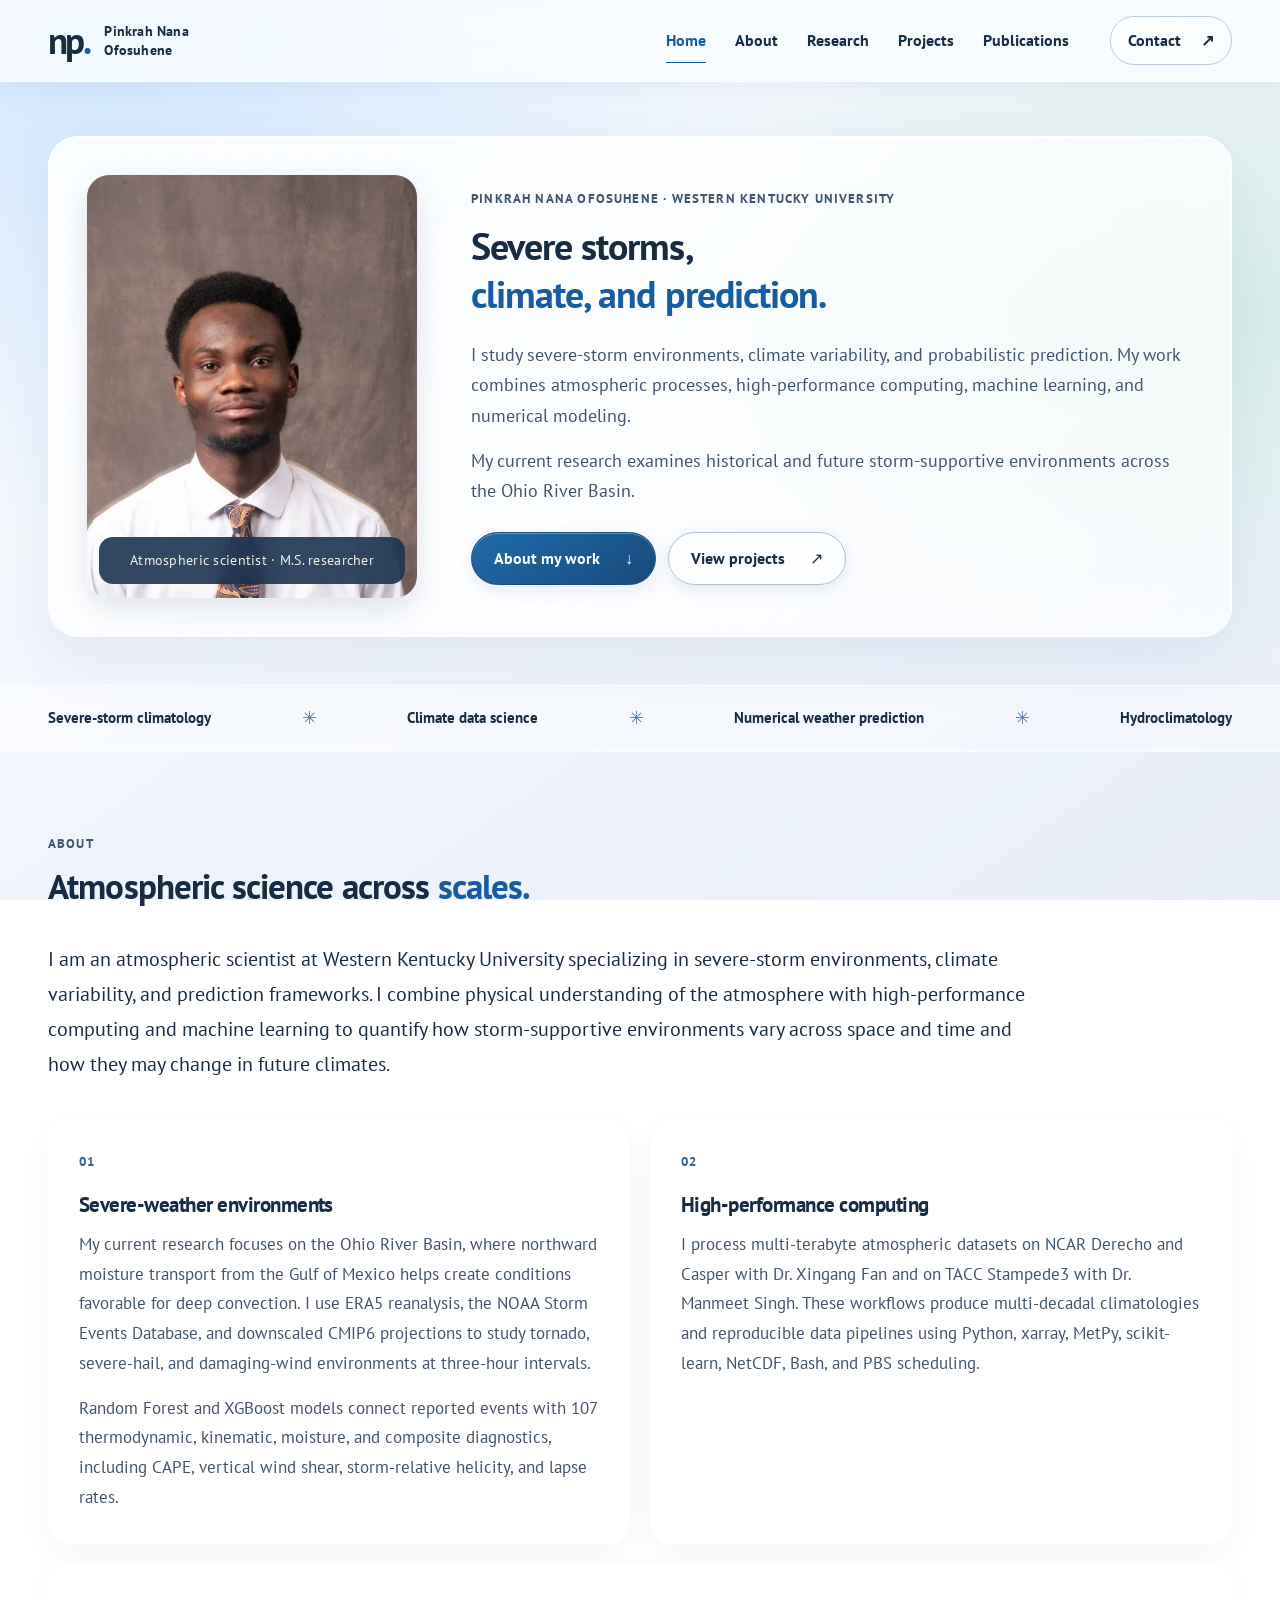
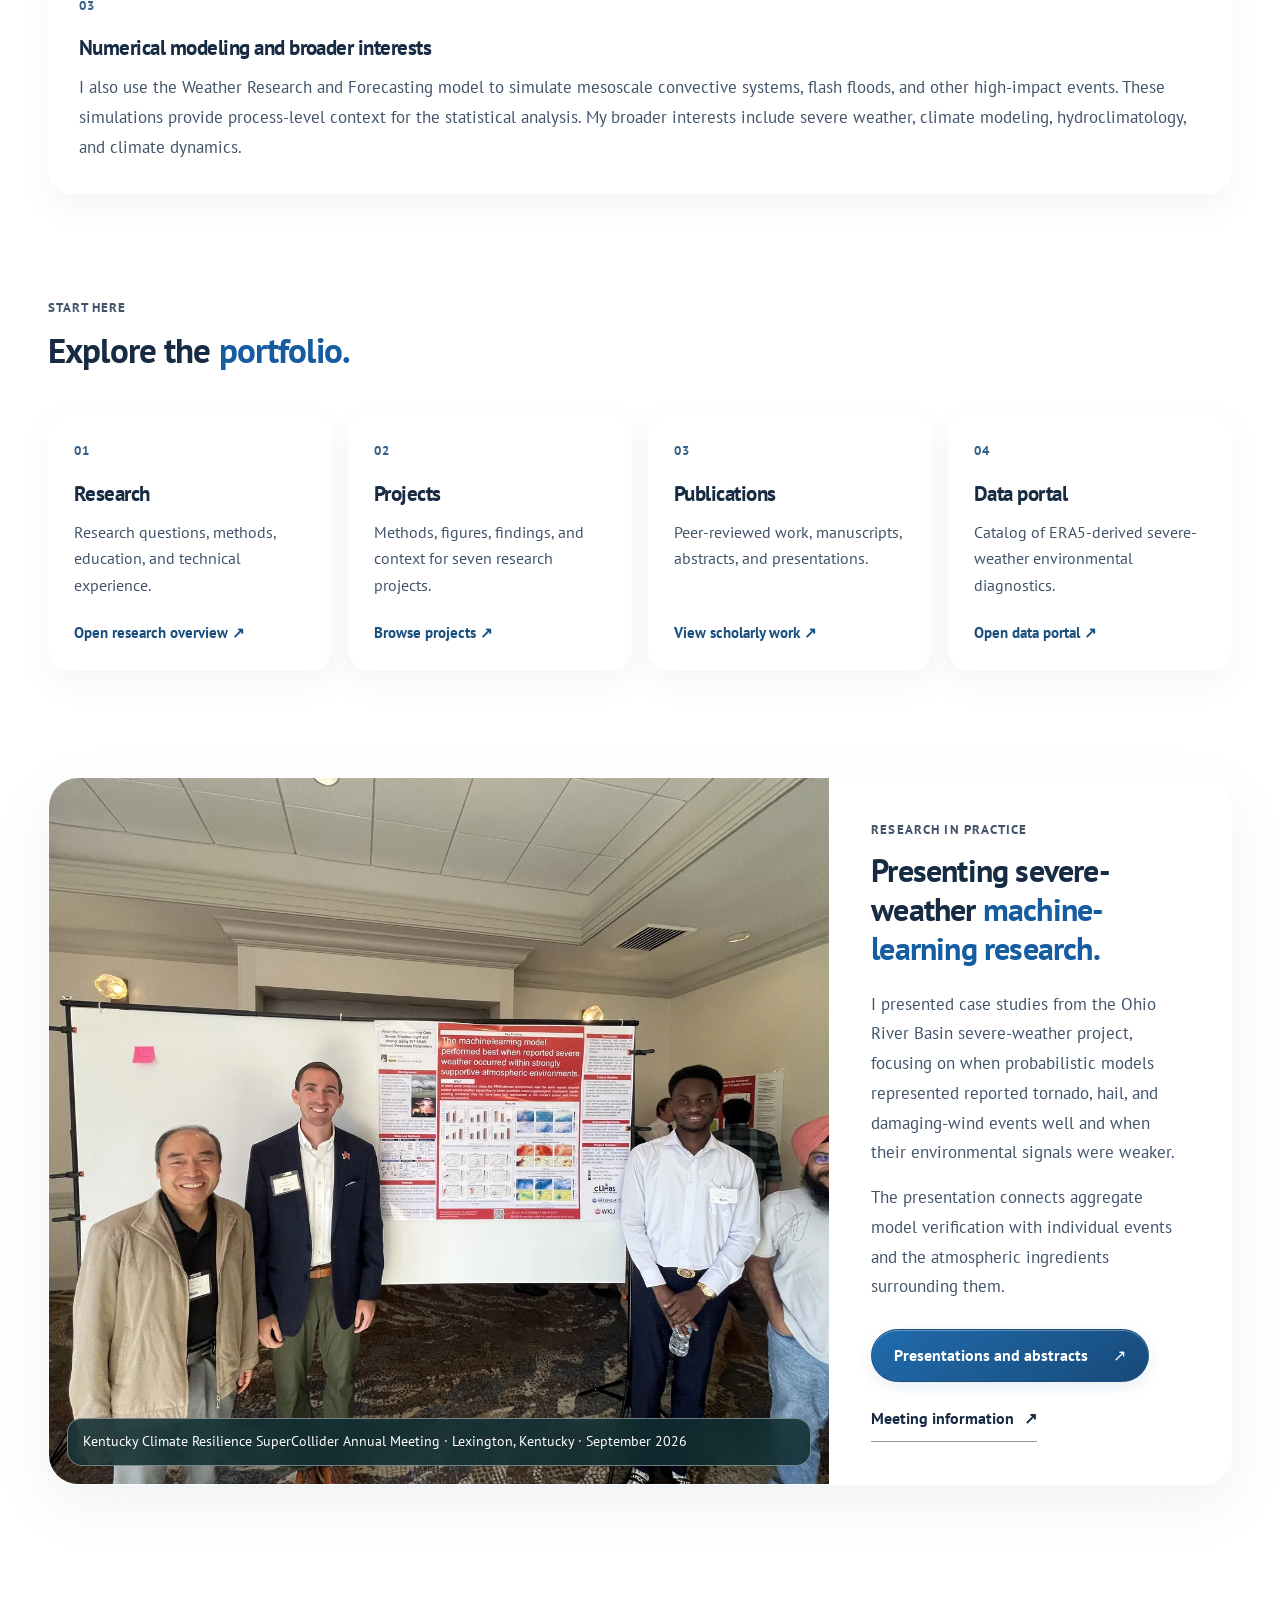
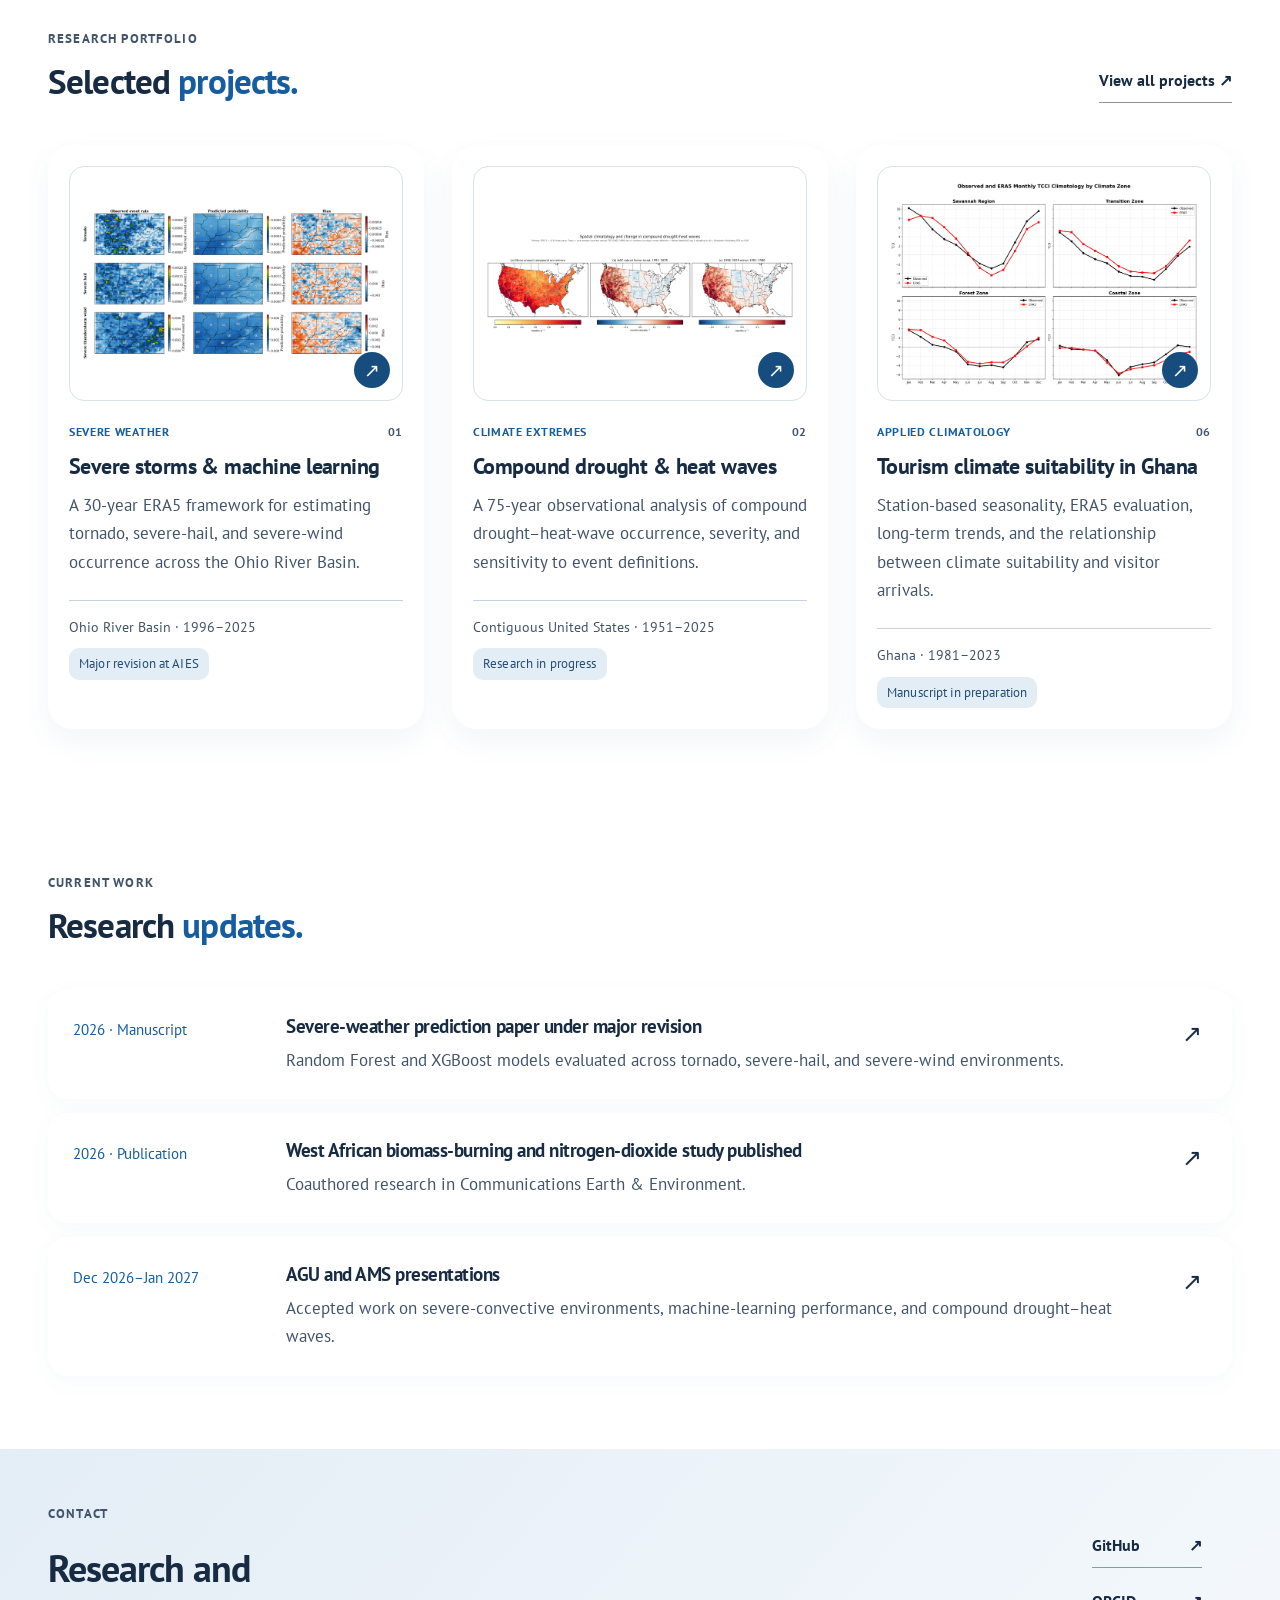
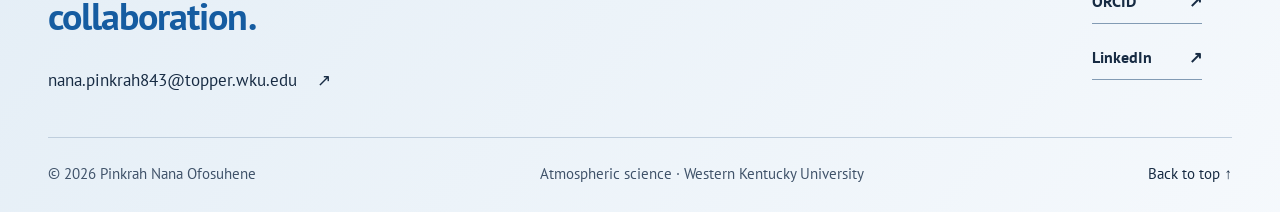
<file: index.html>
<!doctype html>
<html lang="en"><head><meta charset="utf-8"><meta name="viewport" content="width=device-width, initial-scale=1"><title>Pinkrah Nana Ofosuhene | Atmospheric Scientist</title><meta name="description" content="Atmospheric scientist at Western Kentucky University researching severe storms, climate extremes, machine learning, and hydroclimatology."><link rel="canonical" href="https://pinkrahnanaofosuhene.github.io/"><meta name="theme-color" content="#102e33"><meta property="og:type" content="website"><meta property="og:site_name" content="Pinkrah Nana Ofosuhene"><meta property="og:title" content="Pinkrah Nana Ofosuhene | Atmospheric Scientist"><meta property="og:description" content="Atmospheric scientist at Western Kentucky University researching severe storms, climate extremes, machine learning, and hydroclimatology."><meta property="og:url" content="https://pinkrahnanaofosuhene.github.io/"><meta property="og:image" content="https://pinkrahnanaofosuhene.github.io/images/social-preview.png"><meta property="og:image:width" content="1200"><meta property="og:image:height" content="630"><meta name="twitter:card" content="summary_large_image"><meta name="twitter:title" content="Pinkrah Nana Ofosuhene | Atmospheric Scientist"><meta name="twitter:description" content="Atmospheric scientist at Western Kentucky University researching severe storms, climate extremes, machine learning, and hydroclimatology."><meta name="twitter:image" content="https://pinkrahnanaofosuhene.github.io/images/social-preview.png"><link rel="icon" type="image/svg+xml" href="favicon.svg"><link rel="preconnect" href="https://fonts.googleapis.com"><link rel="preconnect" href="https://fonts.gstatic.com" crossorigin><link href="https://fonts.googleapis.com/css2?family=PT+Sans:wght@400;700&display=swap" rel="stylesheet"><link rel="stylesheet" href="styles.css"><script type="application/ld+json">{"@context": "https://schema.org", "@type": "ProfilePage", "name": "Pinkrah Nana Ofosuhene | Atmospheric Scientist", "url": "https://pinkrahnanaofosuhene.github.io/", "description": "Atmospheric scientist at Western Kentucky University researching severe storms, climate extremes, machine learning, and hydroclimatology.", "mainEntity": {"@type": "Person", "name": "Pinkrah Nana Ofosuhene", "jobTitle": "Atmospheric Scientist", "affiliation": {"@type": "CollegeOrUniversity", "name": "Western Kentucky University"}, "sameAs": ["https://github.com/PinkrahNanaOfosuhene", "https://linkedin.com/in/nana-pinkrah-4a4a73212", "https://orcid.org/0009-0009-3424-8411"]}}</script><script src="script.js" defer></script></head>
<body id="top" class="home-page"><a class="skip-link" href="#main">Skip to content</a>
 <header class="site-header"><div class="nav-shell"><a class="brand" href="index.html"><span class="brand-mark" aria-hidden="true">np<span>.</span></span><span class="brand-name">Pinkrah Nana<br>Ofosuhene</span></a>
 <button class="menu-toggle" aria-expanded="false" aria-controls="primary-nav" aria-label="Open navigation"><span></span><span></span></button>
 <nav id="primary-nav" aria-label="Main navigation"><a href="index.html" aria-current="page">Home</a><a href="#about">About</a><a href="research.html">Research</a><a href="projects.html">Projects</a><a href="publications.html">Publications</a><a class="nav-contact" href="mailto:nana.pinkrah843@topper.wku.edu">Contact <span aria-hidden="true">↗</span></a></nav></div></header><main id="main" tabindex="-1"><section class="about-band"><div class="container about-layout"><div class="portrait-wrap"><img src="images/web/profile.webp" width="800" height="601" alt="Portrait of Pinkrah Nana Ofosuhene" class="" loading="eager" decoding="async" fetchpriority="high" /><span class="portrait-caption">Atmospheric scientist · M.S. researcher</span></div><div class="about-copy"><p class="eyebrow">Pinkrah Nana Ofosuhene · Western Kentucky University</p><h1>Severe storms,<br><em>climate, and prediction.</em></h1><p>I study severe-storm environments, climate variability, and probabilistic prediction. My work combines atmospheric processes, high-performance computing, machine learning, and numerical modeling.</p><p>My current research examines historical and future storm-supportive environments across the Ohio River Basin.</p><div class="button-row"><a class="button" href="#about">About my work<span aria-hidden="true"> ↓</span></a><a class="button button-secondary" href="projects.html">View projects<span aria-hidden="true"> ↗</span></a></div></div></div></section>
<div class="discipline-strip"><div class="container"><span>Severe-storm climatology</span><span aria-hidden="true">✳</span><span>Climate data science</span><span aria-hidden="true">✳</span><span>Numerical weather prediction</span><span aria-hidden="true">✳</span><span>Hydroclimatology</span></div></div>
<section class="section container about-detail" id="about"><div class="section-heading"><div><p class="eyebrow">About</p><h2>Atmospheric science across <em>scales.</em></h2></div></div><p class="about-lead">I am an atmospheric scientist at Western Kentucky University specializing in severe-storm environments, climate variability, and prediction frameworks. I combine physical understanding of the atmosphere with high-performance computing and machine learning to quantify how storm-supportive environments vary across space and time and how they may change in future climates.</p><div class="about-detail-grid"><article><span class="about-number">01</span><h3>Severe-weather environments</h3><p>My current research focuses on the Ohio River Basin, where northward moisture transport from the Gulf of Mexico helps create conditions favorable for deep convection. I use ERA5 reanalysis, the NOAA Storm Events Database, and downscaled CMIP6 projections to study tornado, severe-hail, and damaging-wind environments at three-hour intervals.</p><p>Random Forest and XGBoost models connect reported events with 107 thermodynamic, kinematic, moisture, and composite diagnostics, including CAPE, vertical wind shear, storm-relative helicity, and lapse rates.</p></article><article><span class="about-number">02</span><h3>High-performance computing</h3><p>I process multi-terabyte atmospheric datasets on NCAR Derecho and Casper with Dr. Xingang Fan and on TACC Stampede3 with Dr. Manmeet Singh. These workflows produce multi-decadal climatologies and reproducible data pipelines using Python, xarray, MetPy, scikit-learn, NetCDF, Bash, and PBS scheduling.</p></article><article class="about-wide"><span class="about-number">03</span><h3>Numerical modeling and broader interests</h3><p>I also use the Weather Research and Forecasting model to simulate mesoscale convective systems, flash floods, and other high-impact events. These simulations provide process-level context for the statistical analysis. My broader interests include severe weather, climate modeling, hydroclimatology, and climate dynamics.</p></article></div></section>
<section class="section container start-here"><div class="section-heading"><div><p class="eyebrow">Start here</p><h2>Explore the <em>portfolio.</em></h2></div></div><div class="route-grid"><a href="research.html"><span>01</span><h3>Research</h3><p>Research questions, methods, education, and technical experience.</p><strong>Open research overview ↗</strong></a><a href="projects.html"><span>02</span><h3>Projects</h3><p>Methods, figures, findings, and context for seven research projects.</p><strong>Browse projects ↗</strong></a><a href="publications.html"><span>03</span><h3>Publications</h3><p>Peer-reviewed work, manuscripts, abstracts, and presentations.</p><strong>View scholarly work ↗</strong></a><a href="https://orb-portal.vercel.app" target="_blank" rel="noopener noreferrer"><span>04</span><h3>Data portal</h3><p>Catalog of ERA5-derived severe-weather environmental diagnostics.</p><strong>Open data portal ↗</strong></a></div></section>
<section class="section container field-note"><div class="field-note-layout"><figure class="field-note-photo"><img src="images/web/supercollider-2026.webp" width="1600" height="1200" loading="lazy" decoding="async" alt="Pinkrah Nana Ofosuhene and colleagues standing beside his severe-weather machine-learning poster at the 2026 Kentucky Climate Resilience SuperCollider meeting"><figcaption>Kentucky Climate Resilience SuperCollider Annual Meeting · Lexington, Kentucky · September 2026</figcaption></figure><div class="field-note-copy"><p class="eyebrow">Research in practice</p><h2>Presenting severe-weather <em>machine-learning research.</em></h2><p>I presented case studies from the Ohio River Basin severe-weather project, focusing on when probabilistic models represented reported tornado, hail, and damaging-wind events well and when their environmental signals were weaker.</p><p>The presentation connects aggregate model verification with individual events and the atmospheric ingredients surrounding them.</p><div class="button-row"><a class="button" href="publications.html#presentations">Presentations and abstracts<span aria-hidden="true"> ↗</span></a><a class="text-link" href="https://ky-nsf-epscor.azurewebsites.net/highlights-and-events/supercollider/" target="_blank" rel="noopener noreferrer">Meeting information<span aria-hidden="true"> ↗</span></a></div></div></div></section>
<section class="section container"><div class="section-heading"><div><p class="eyebrow">Research portfolio</p><h2>Selected <em>projects.</em></h2></div><a class="text-link" href="projects.html">View all projects ↗</a></div><div class="project-grid featured-grid"><article class="project-card" data-category="Severe weather" data-search="severe storms &amp; machine learning a 30-year era5 framework for estimating tornado, severe-hail, and severe-wind occurrence across the ohio river basin. ohio river basin · 1996–2025 severe weather"><a class="project-image" href="climbs-project.html"><img src="images/web/storm-spatial-verification.webp" width="1600" height="788" alt="Observed event rates, XGBoost probabilities, and bias for tornado, hail, and wind" class="" loading="lazy" decoding="async" /><span class="image-arrow" aria-hidden="true">↗</span></a><div class="project-card-body"><div class="project-meta"><span>Severe weather</span><span>01</span></div><h3><a href="climbs-project.html">Severe storms &amp; machine learning</a></h3><p>A 30-year ERA5 framework for estimating tornado, severe-hail, and severe-wind occurrence across the Ohio River Basin.</p><div class="project-card-foot"><span>Ohio River Basin · 1996–2025</span><span class="status">Major revision at AIES</span></div></div></article><article class="project-card" data-category="Climate extremes" data-search="compound drought &amp; heat waves a 75-year observational analysis of compound drought–heat-wave occurrence, severity, and sensitivity to event definitions. contiguous united states · 1951–2025 climate extremes"><a class="project-image" href="conus-drought-heatwave.html"><img src="images/web/conus-compound-geography.webp" width="1600" height="526" alt="Maps of compound drought and heat-wave occurrence and long-term change across the contiguous United States" class="" loading="lazy" decoding="async" /><span class="image-arrow" aria-hidden="true">↗</span></a><div class="project-card-body"><div class="project-meta"><span>Climate extremes</span><span>02</span></div><h3><a href="conus-drought-heatwave.html">Compound drought &amp; heat waves</a></h3><p>A 75-year observational analysis of compound drought–heat-wave occurrence, severity, and sensitivity to event definitions.</p><div class="project-card-foot"><span>Contiguous United States · 1951–2025</span><span class="status">Research in progress</span></div></div></article><article class="project-card" data-category="Applied climatology" data-search="tourism climate suitability in ghana station-based seasonality, era5 evaluation, long-term trends, and the relationship between climate suitability and visitor arrivals. ghana · 1981–2023 applied climatology"><a class="project-image" href="tcci-project.html"><img src="images/web/tcci-era5-validation.webp" width="1600" height="1058" alt="Monthly station and ERA5 Tourism Climate Comfort Index by climatic zone" class="" loading="lazy" decoding="async" /><span class="image-arrow" aria-hidden="true">↗</span></a><div class="project-card-body"><div class="project-meta"><span>Applied climatology</span><span>06</span></div><h3><a href="tcci-project.html">Tourism climate suitability in Ghana</a></h3><p>Station-based seasonality, ERA5 evaluation, long-term trends, and the relationship between climate suitability and visitor arrivals.</p><div class="project-card-foot"><span>Ghana · 1981–2023</span><span class="status">Manuscript in preparation</span></div></div></article></div></section>

<section class="section container"><div class="section-heading"><div><p class="eyebrow">Current work</p><h2>Research <em>updates.</em></h2></div></div><div class="updates-list"><a class="update-row" href="climbs-project.html"><span class="update-date">2026 · Manuscript</span><div><h3>Severe-weather prediction paper under major revision</h3><p>Random Forest and XGBoost models evaluated across tornado, severe-hail, and severe-wind environments.</p></div><span aria-hidden="true">↗</span></a><a class="update-row" href="publications.html"><span class="update-date">2026 · Publication</span><div><h3>West African biomass-burning and nitrogen-dioxide study published</h3><p>Coauthored research in Communications Earth &amp; Environment.</p></div><span aria-hidden="true">↗</span></a><a class="update-row" href="publications.html#presentations"><span class="update-date">Dec 2026–Jan 2027</span><div><h3>AGU and AMS presentations</h3><p>Accepted work on severe-convective environments, machine-learning performance, and compound drought–heat waves.</p></div><span aria-hidden="true">↗</span></a></div></section></main><footer class="site-footer"><div class="container"><div class="footer-top"><div><p class="eyebrow">Contact</p><h2>Research and<br><em>collaboration.</em></h2><a class="footer-email" href="mailto:nana.pinkrah843@topper.wku.edu">nana.pinkrah843@topper.wku.edu <span aria-hidden="true">↗</span></a></div><div class="footer-social"><a class="text-link" href="https://github.com/PinkrahNanaOfosuhene" target="_blank" rel="noopener noreferrer">GitHub<span aria-hidden="true"> ↗</span></a><a class="text-link" href="https://orcid.org/0009-0009-3424-8411" target="_blank" rel="noopener noreferrer">ORCID<span aria-hidden="true"> ↗</span></a><a class="text-link" href="https://linkedin.com/in/nana-pinkrah-4a4a73212" target="_blank" rel="noopener noreferrer">LinkedIn<span aria-hidden="true"> ↗</span></a></div></div><div class="footer-bottom"><span>© 2026 Pinkrah Nana Ofosuhene</span><span>Atmospheric science · Western Kentucky University</span><a href="#top">Back to top ↑</a></div></div></footer><dialog class="figure-dialog" aria-labelledby="figure-dialog-title"><button class="dialog-close" aria-label="Close expanded figure">Close ×</button><h2 id="figure-dialog-title" class="sr-only">Research figure</h2><img alt=""><p></p></dialog></body></html>
</file>
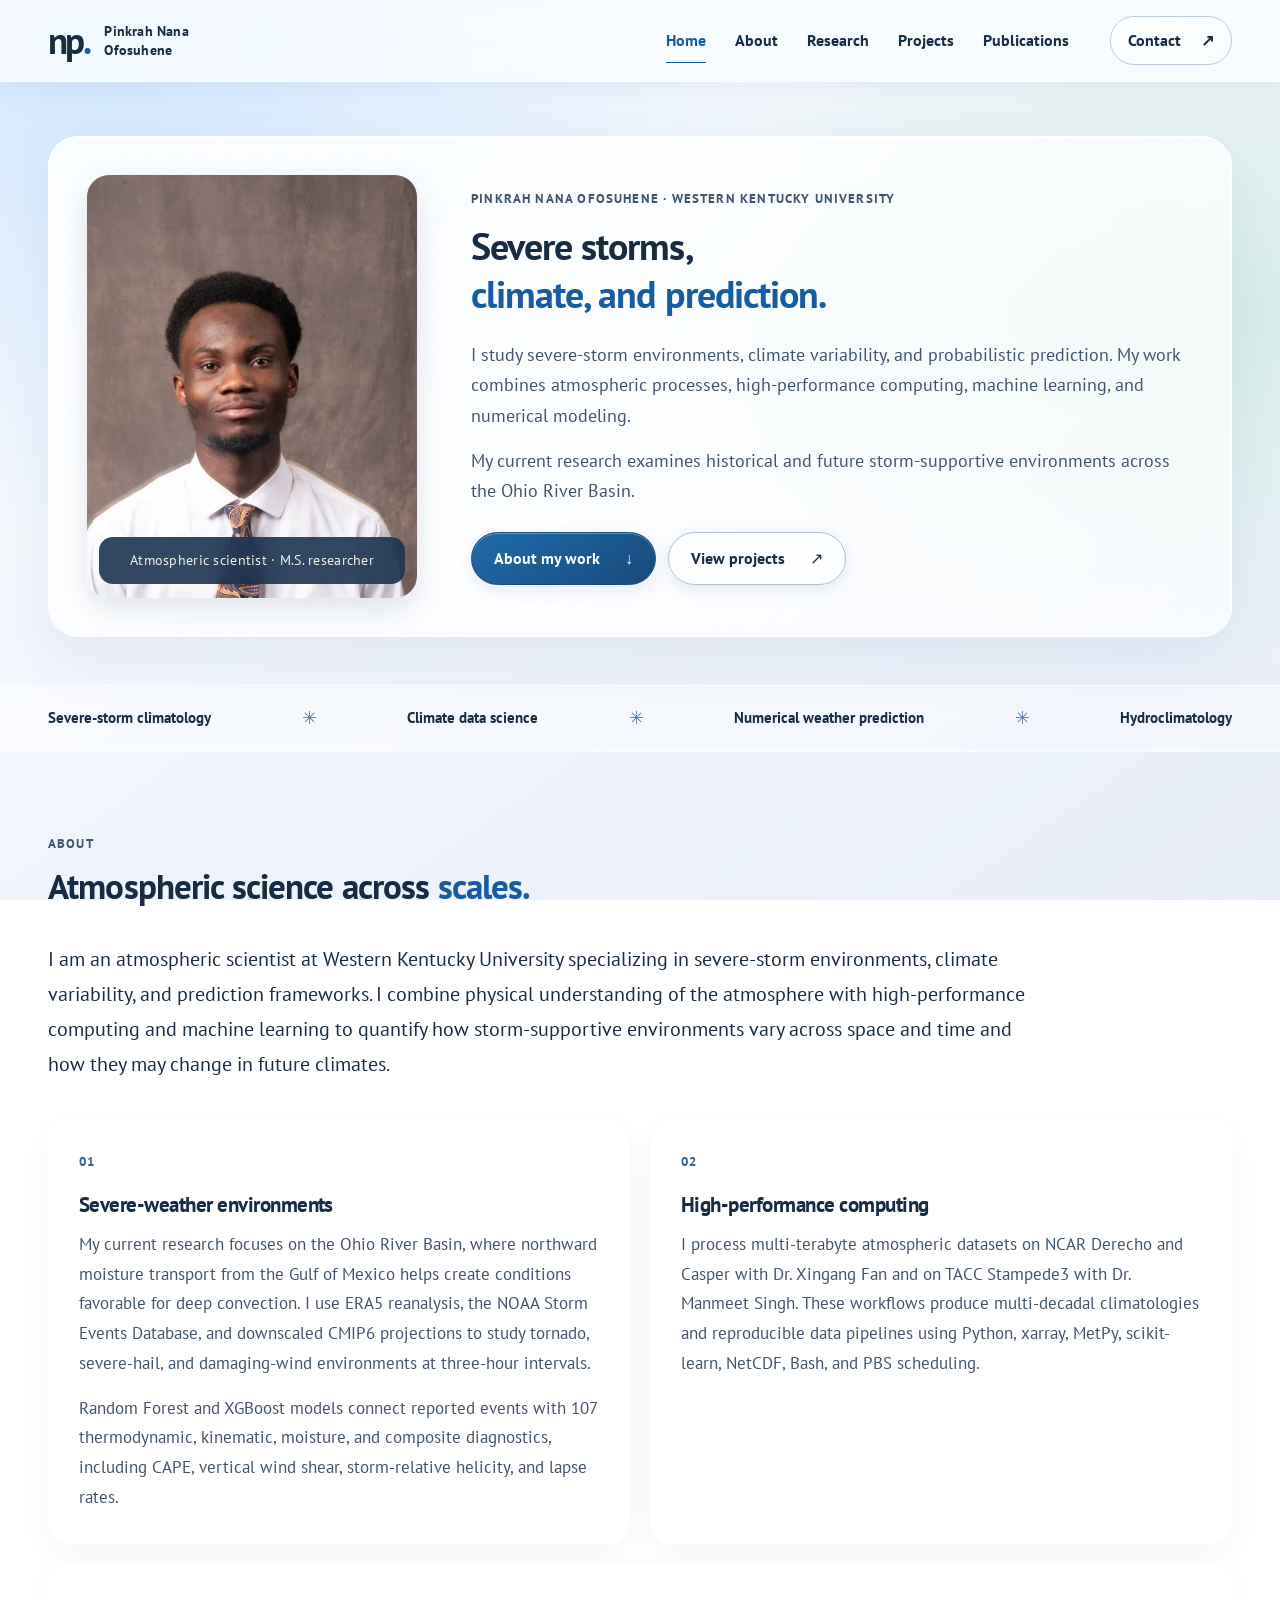
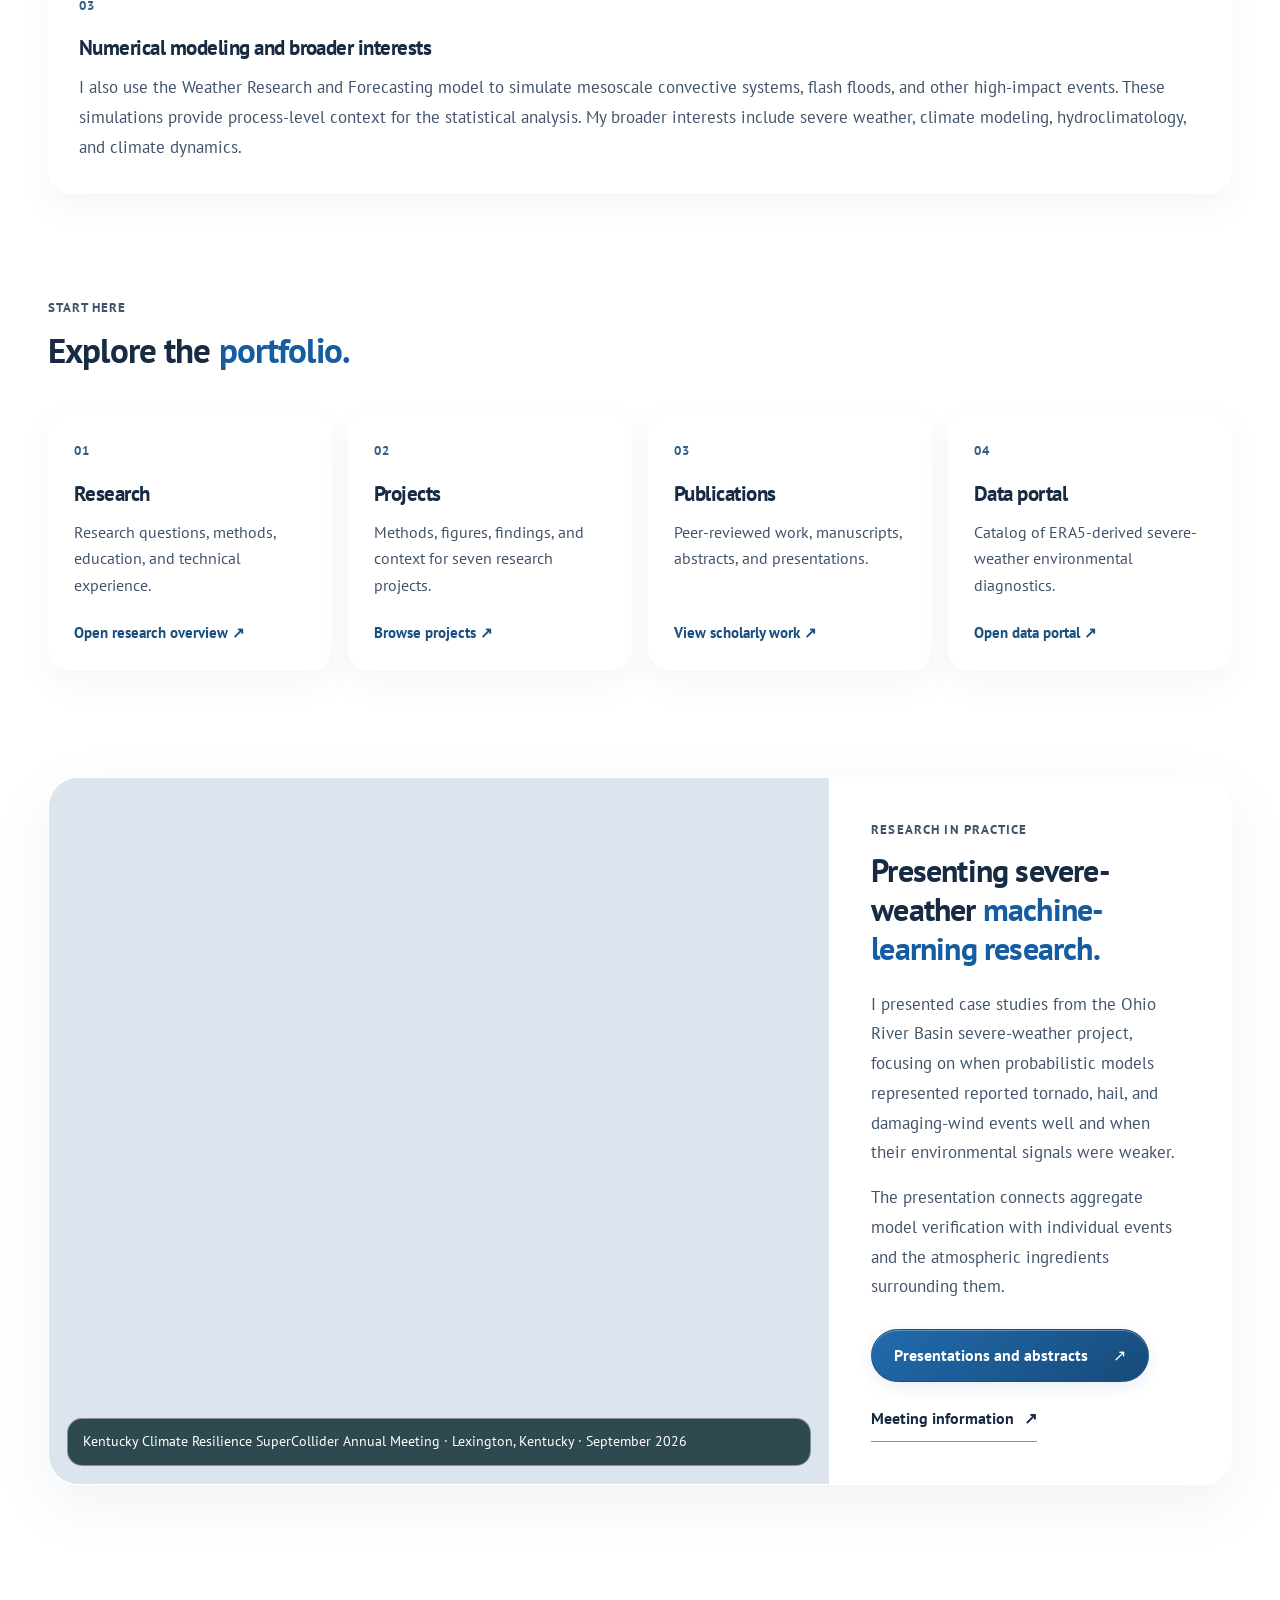
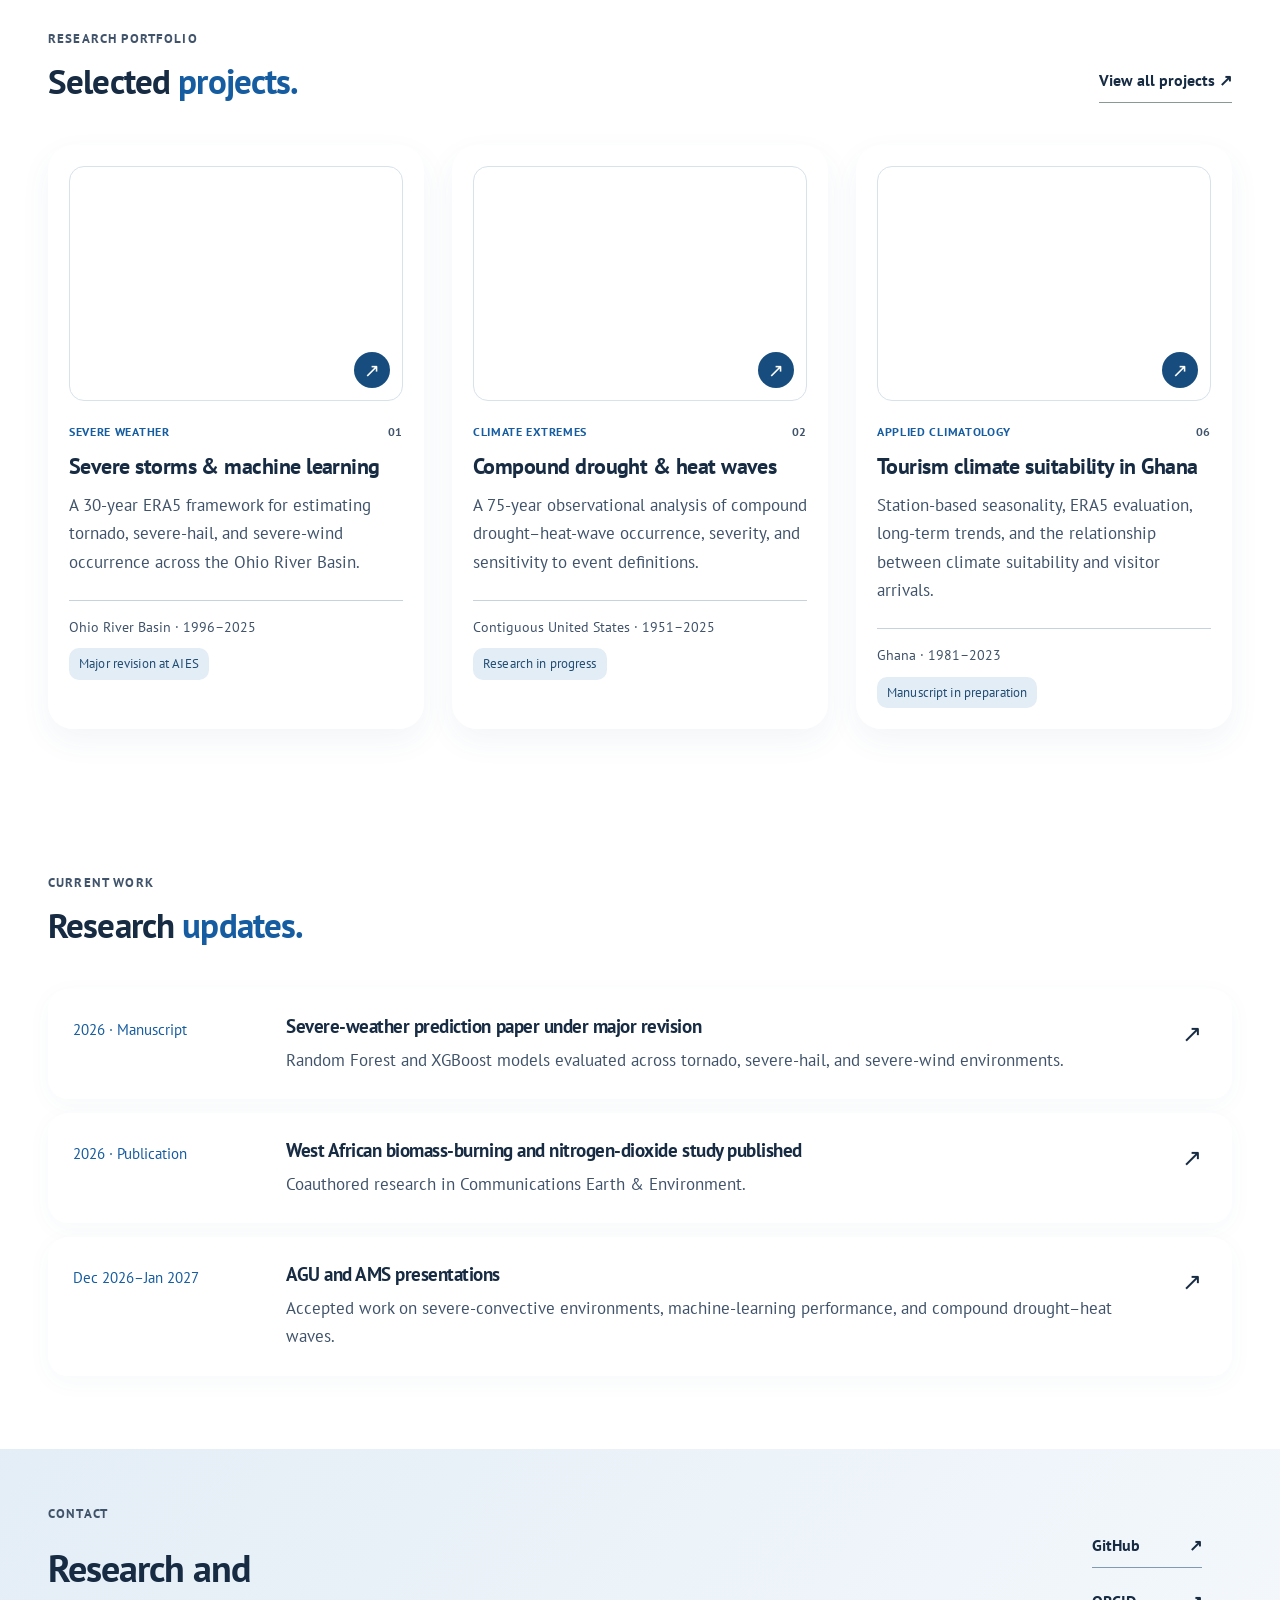
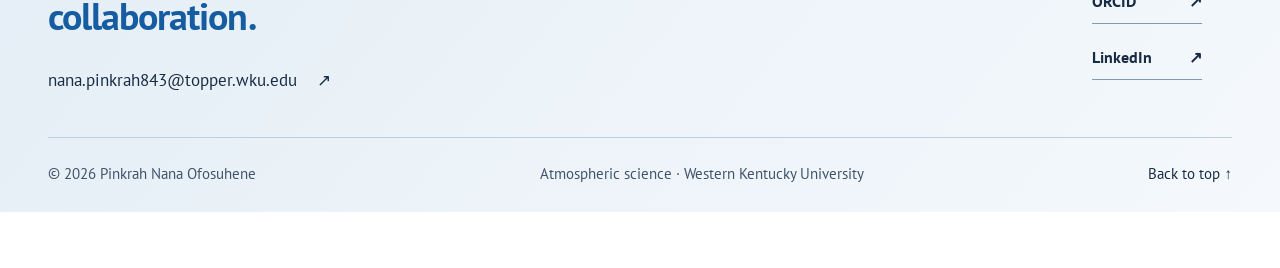
<file: blog.html>
<!doctype html><html lang="en"><head><meta charset="utf-8"><meta name="viewport" content="width=device-width, initial-scale=1"><meta http-equiv="refresh" content="0; url=index.html"><link rel="canonical" href="https://pinkrahnanaofosuhene.github.io/"><title>Research updates | Pinkrah Nana Ofosuhene</title></head><body><p>Research updates are now on the <a href="index.html">homepage</a>.</p></body></html>
</file>
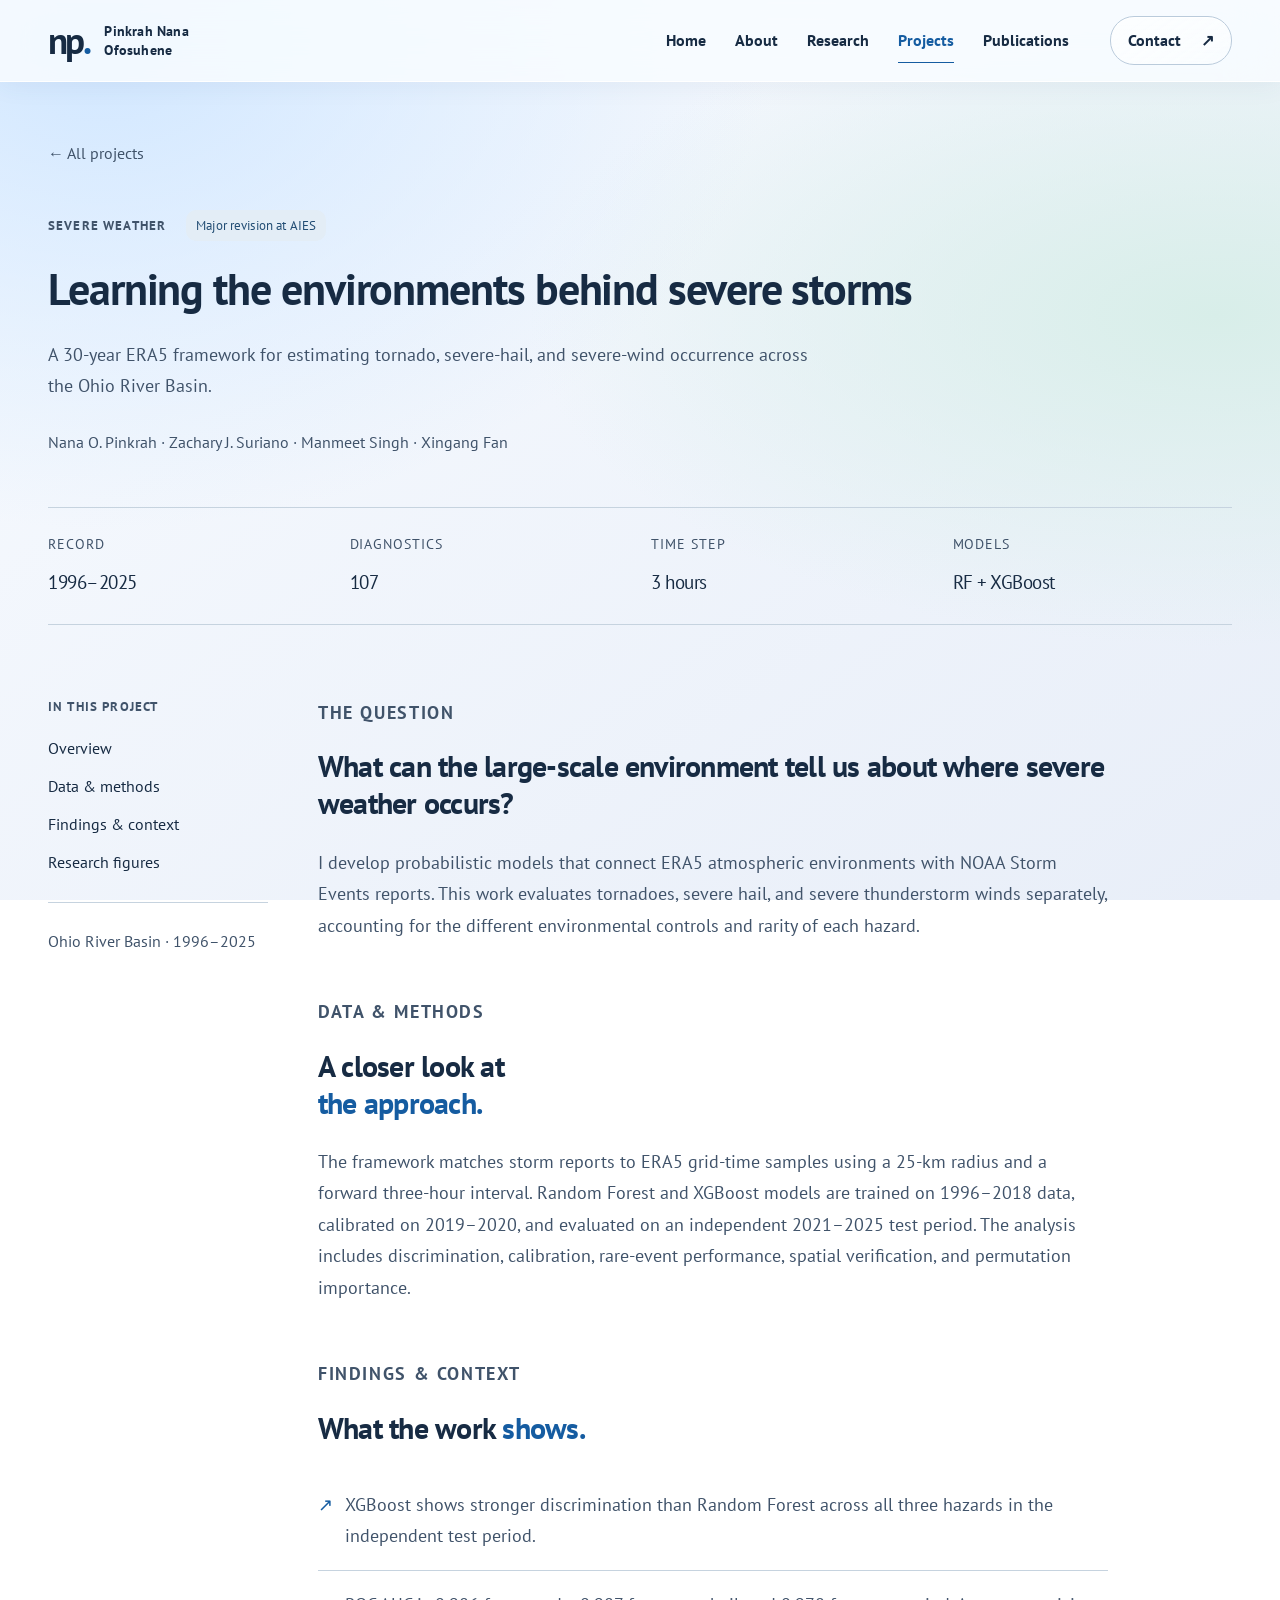
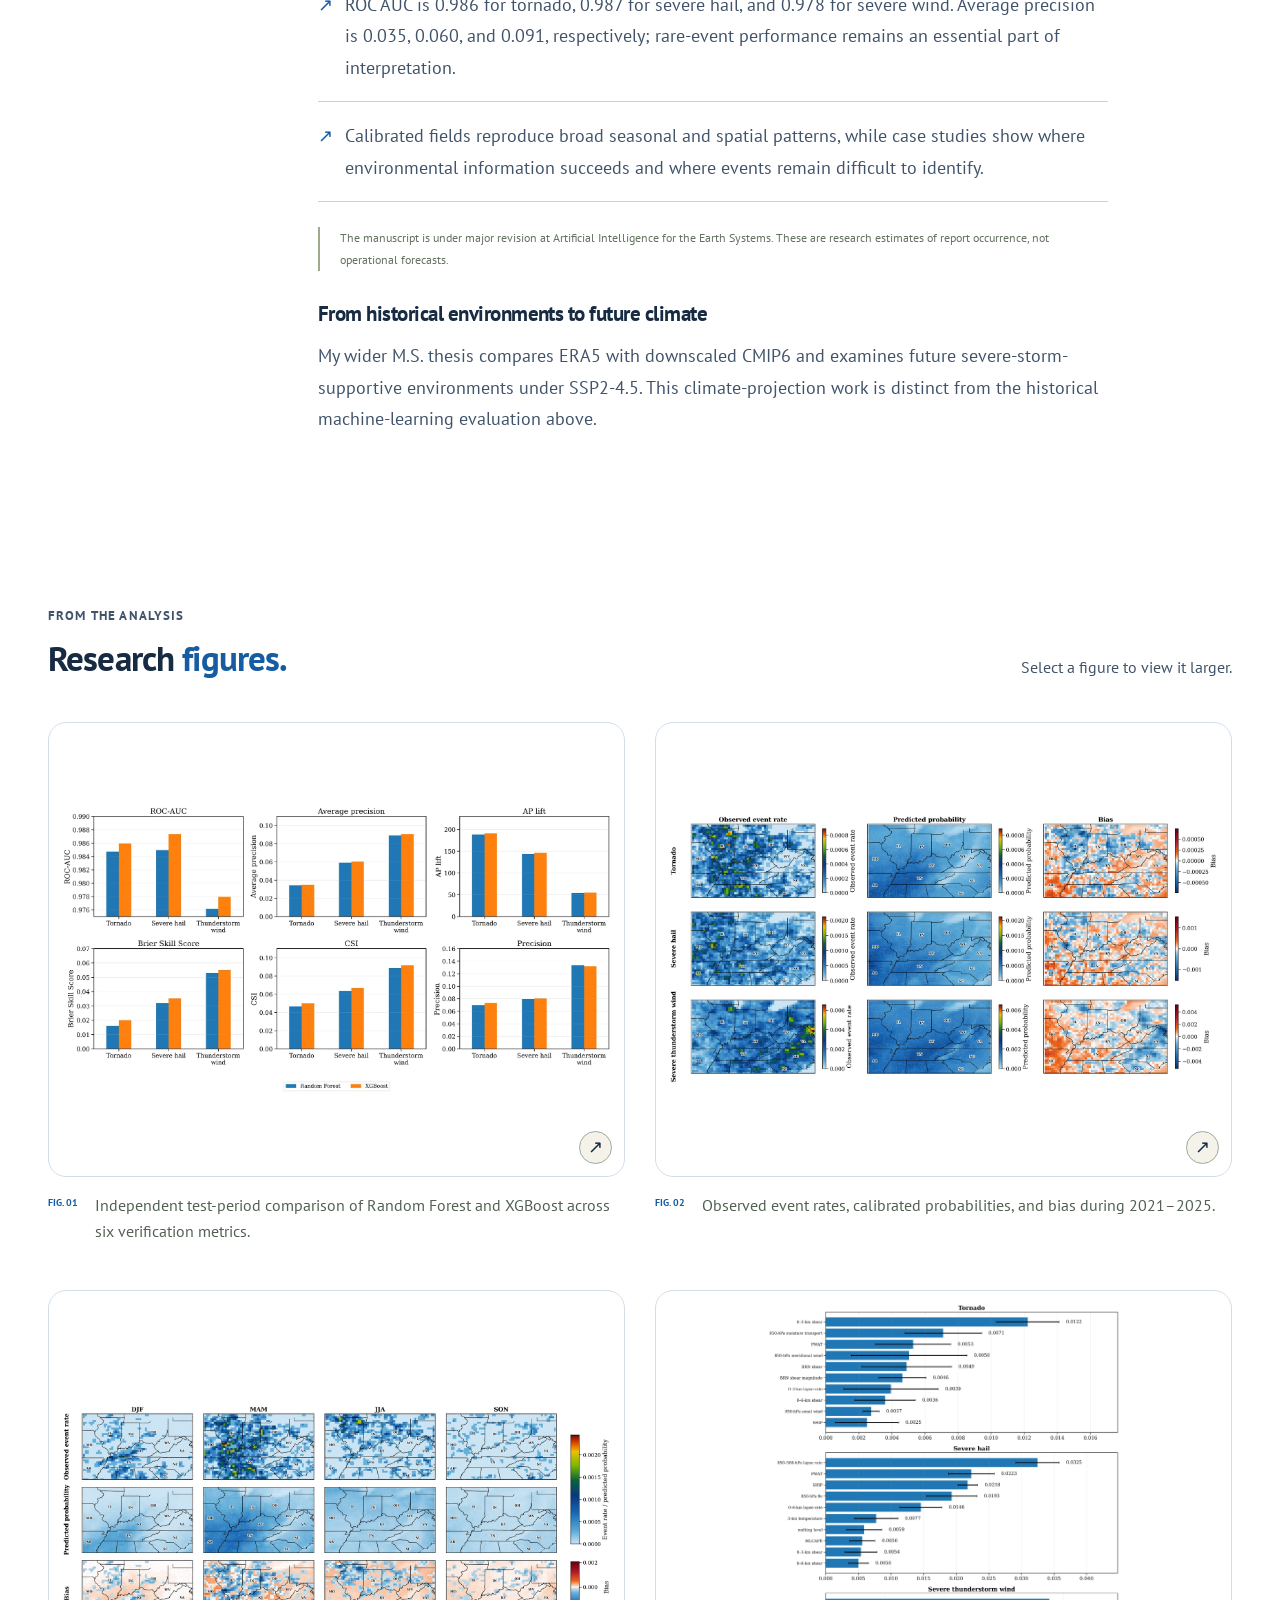
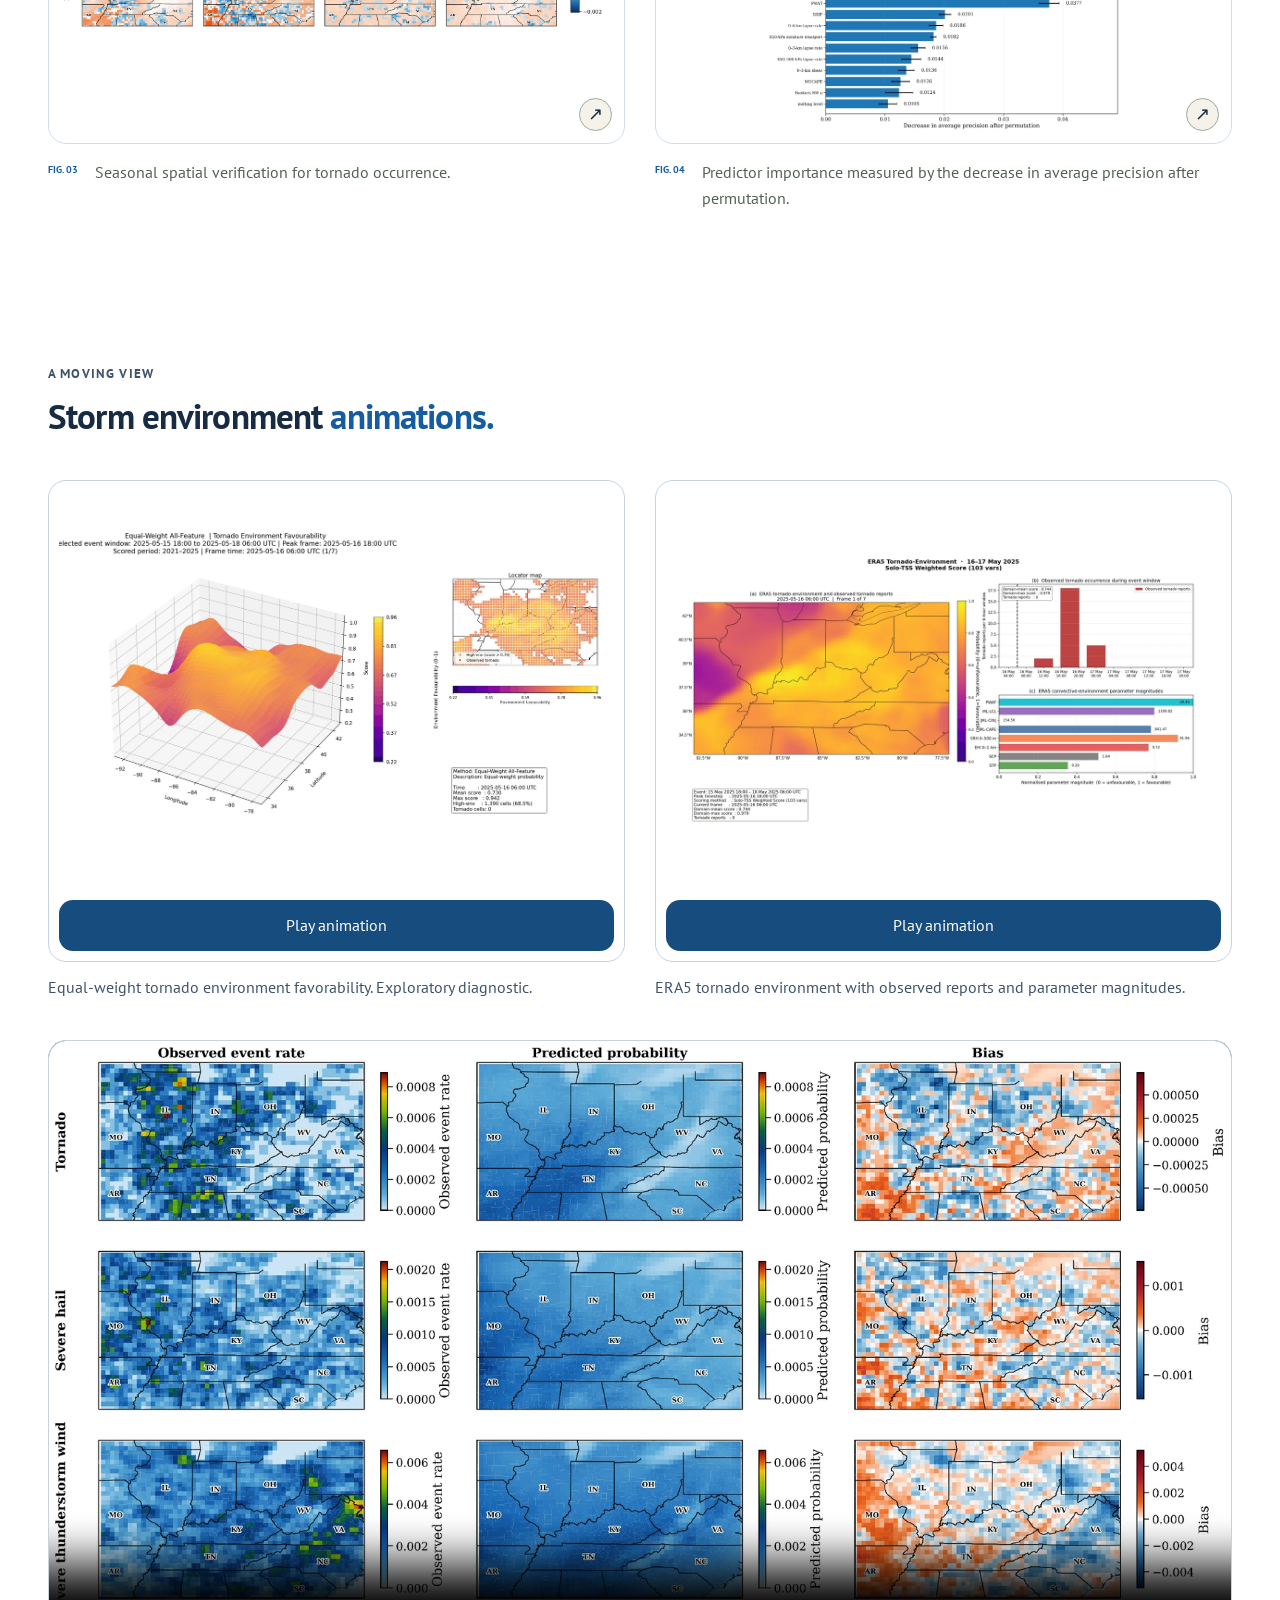
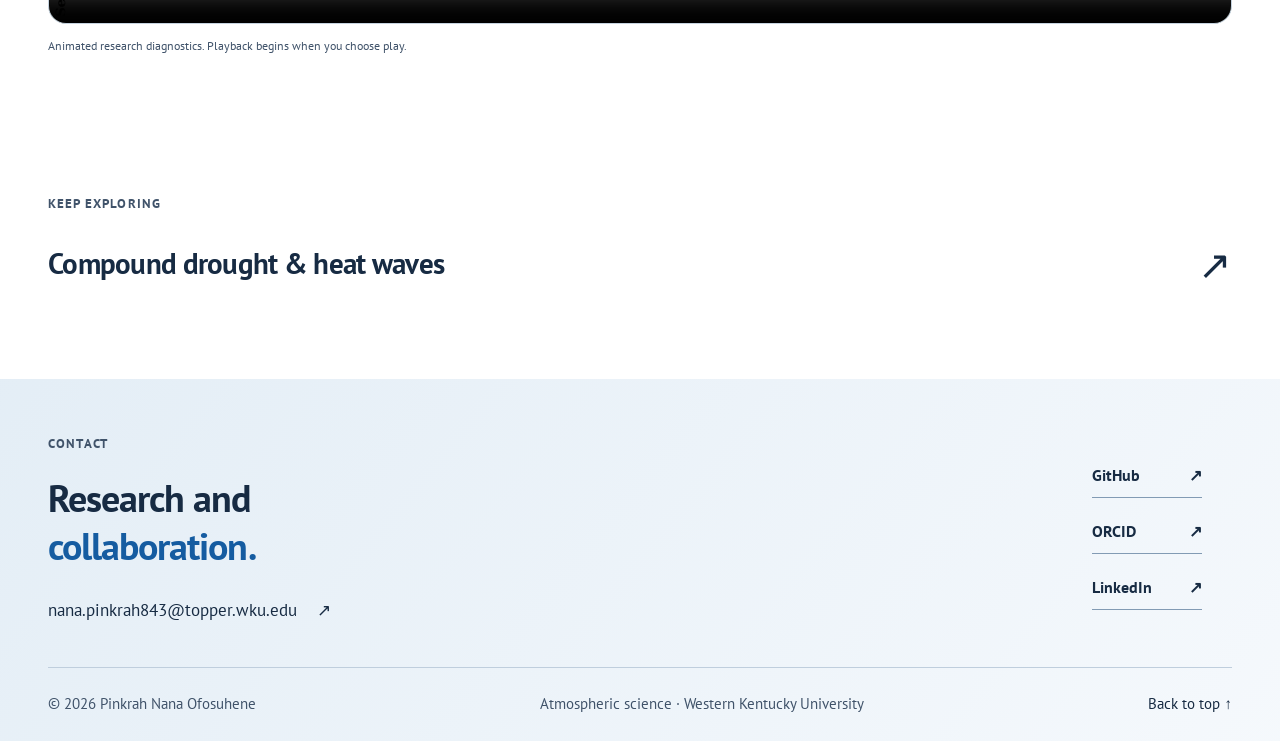
<file: climbs-project.html>
<!doctype html>
<html lang="en"><head><meta charset="utf-8"><meta name="viewport" content="width=device-width, initial-scale=1"><title>Severe storms &amp; machine learning | Pinkrah Nana Ofosuhene</title><meta name="description" content="A 30-year ERA5 framework for estimating tornado, severe-hail, and severe-wind occurrence across the Ohio River Basin."><link rel="canonical" href="https://pinkrahnanaofosuhene.github.io/climbs-project.html"><meta name="theme-color" content="#102e33"><meta property="og:type" content="website"><meta property="og:site_name" content="Pinkrah Nana Ofosuhene"><meta property="og:title" content="Severe storms &amp; machine learning | Pinkrah Nana Ofosuhene"><meta property="og:description" content="A 30-year ERA5 framework for estimating tornado, severe-hail, and severe-wind occurrence across the Ohio River Basin."><meta property="og:url" content="https://pinkrahnanaofosuhene.github.io/climbs-project.html"><meta property="og:image" content="https://pinkrahnanaofosuhene.github.io/images/social-preview.png"><meta property="og:image:width" content="1200"><meta property="og:image:height" content="630"><meta name="twitter:card" content="summary_large_image"><meta name="twitter:title" content="Severe storms &amp; machine learning | Pinkrah Nana Ofosuhene"><meta name="twitter:description" content="A 30-year ERA5 framework for estimating tornado, severe-hail, and severe-wind occurrence across the Ohio River Basin."><meta name="twitter:image" content="https://pinkrahnanaofosuhene.github.io/images/social-preview.png"><link rel="icon" type="image/svg+xml" href="favicon.svg"><link rel="preconnect" href="https://fonts.googleapis.com"><link rel="preconnect" href="https://fonts.gstatic.com" crossorigin><link href="https://fonts.googleapis.com/css2?family=PT+Sans:wght@400;700&display=swap" rel="stylesheet"><link rel="stylesheet" href="styles.css"><script type="application/ld+json">{"@context": "https://schema.org", "@type": "WebPage", "name": "Severe storms & machine learning | Pinkrah Nana Ofosuhene", "url": "https://pinkrahnanaofosuhene.github.io/climbs-project.html", "description": "A 30-year ERA5 framework for estimating tornado, severe-hail, and severe-wind occurrence across the Ohio River Basin."}</script><script src="script.js" defer></script></head>
<body id="top" class="project-page"><a class="skip-link" href="#main">Skip to content</a>
 <header class="site-header"><div class="nav-shell"><a class="brand" href="index.html"><span class="brand-mark" aria-hidden="true">np<span>.</span></span><span class="brand-name">Pinkrah Nana<br>Ofosuhene</span></a>
 <button class="menu-toggle" aria-expanded="false" aria-controls="primary-nav" aria-label="Open navigation"><span></span><span></span></button>
 <nav id="primary-nav" aria-label="Main navigation"><a href="index.html">Home</a><a href="index.html#about">About</a><a href="research.html">Research</a><a href="projects.html" aria-current="page">Projects</a><a href="publications.html">Publications</a><a class="nav-contact" href="mailto:nana.pinkrah843@topper.wku.edu">Contact <span aria-hidden="true">↗</span></a></nav></div></header><main id="main" tabindex="-1"><section class="project-intro container"><a href="projects.html" class="back-link">← All projects</a><div class="project-title-meta"><p class="eyebrow">Severe weather</p><span class="status">Major revision at AIES</span></div><h1>Learning the environments behind severe storms</h1><p class="project-deck">A 30-year ERA5 framework for estimating tornado, severe-hail, and severe-wind occurrence across the Ohio River Basin.</p><p class="author-line">Nana O. Pinkrah · Zachary J. Suriano · Manmeet Singh · Xingang Fan</p></section><section class="container"><dl class="project-facts"><div><dt>Record</dt><dd>1996–2025</dd></div><div><dt>Diagnostics</dt><dd>107</dd></div><div><dt>Time step</dt><dd>3 hours</dd></div><div><dt>Models</dt><dd>RF + XGBoost</dd></div></dl></section><section class="section container project-narrative"><aside class="project-toc"><p class="eyebrow">In this project</p><a href="#overview">Overview</a><a href="#methods">Data & methods</a><a href="#findings">Findings & context</a><a href="#figures">Research figures</a><p class="project-scope">Ohio River Basin · 1996–2025</p></aside><div class="prose"><section id="overview"><p class="eyebrow">The question</p><h2>What can the large-scale environment tell us about where severe weather occurs?</h2><p>I develop probabilistic models that connect ERA5 atmospheric environments with NOAA Storm Events reports. This work evaluates tornadoes, severe hail, and severe thunderstorm winds separately, accounting for the different environmental controls and rarity of each hazard.</p></section><section id="methods"><p class="eyebrow">Data & methods</p><h2>A closer look at<br><em>the approach.</em></h2><p>The framework matches storm reports to ERA5 grid-time samples using a 25-km radius and a forward three-hour interval. Random Forest and XGBoost models are trained on 1996–2018 data, calibrated on 2019–2020, and evaluated on an independent 2021–2025 test period. The analysis includes discrimination, calibration, rare-event performance, spatial verification, and permutation importance.</p></section><section id="findings"><p class="eyebrow">Findings & context</p><h2>What the work <em>shows.</em></h2><ul class="findings-list"><li>XGBoost shows stronger discrimination than Random Forest across all three hazards in the independent test period.</li><li>ROC AUC is 0.986 for tornado, 0.987 for severe hail, and 0.978 for severe wind. Average precision is 0.035, 0.060, and 0.091, respectively; rare-event performance remains an essential part of interpretation.</li><li>Calibrated fields reproduce broad seasonal and spatial patterns, while case studies show where environmental information succeeds and where events remain difficult to identify.</li></ul><p class="research-note">The manuscript is under major revision at Artificial Intelligence for the Earth Systems. These are research estimates of report occurrence, not operational forecasts.</p><h3>From historical environments to future climate</h3><p>My wider M.S. thesis compares ERA5 with downscaled CMIP6 and examines future severe-storm-supportive environments under SSP2-4.5. This climate-projection work is distinct from the historical machine-learning evaluation above.</p></section></div></section><section class="figure-section" id="figures"><div class="container"><div class="section-heading"><div><p class="eyebrow">From the analysis</p><h2>Research <em>figures.</em></h2></div><p class="figure-hint">Select a figure to view it larger.</p></div><div class="figure-grid"><figure><a class="figure-expand" href="images/web/storm-model-comparison.webp" data-caption="Independent test-period comparison of Random Forest and XGBoost across six verification metrics."><img src="images/web/storm-model-comparison.webp" width="1600" height="839" alt="Independent test-period comparison of Random Forest and XGBoost across six verification metrics." class="" loading="lazy" decoding="async" /><span class="figure-zoom" aria-hidden="true">↗</span></a><figcaption><span>FIG. 01</span>Independent test-period comparison of Random Forest and XGBoost across six verification metrics.</figcaption></figure><figure><a class="figure-expand" href="images/web/storm-spatial-verification.webp" data-caption="Observed event rates, calibrated probabilities, and bias during 2021–2025."><img src="images/web/storm-spatial-verification.webp" width="1600" height="788" alt="Observed event rates, calibrated probabilities, and bias during 2021–2025." class="" loading="lazy" decoding="async" /><span class="figure-zoom" aria-hidden="true">↗</span></a><figcaption><span>FIG. 02</span>Observed event rates, calibrated probabilities, and bias during 2021–2025.</figcaption></figure><figure><a class="figure-expand" href="images/web/storm-seasonal-probabilities.webp" data-caption="Seasonal spatial verification for tornado occurrence."><img src="images/web/storm-seasonal-probabilities.webp" width="1600" height="652" alt="Seasonal spatial verification for tornado occurrence." class="" loading="lazy" decoding="async" /><span class="figure-zoom" aria-hidden="true">↗</span></a><figcaption><span>FIG. 03</span>Seasonal spatial verification for tornado occurrence.</figcaption></figure><figure><a class="figure-expand" href="images/web/storm-predictor-importance.webp" data-caption="Predictor importance measured by the decrease in average precision after permutation."><img src="images/web/storm-predictor-importance.webp" width="1600" height="1937" alt="Predictor importance measured by the decrease in average precision after permutation." class="" loading="lazy" decoding="async" /><span class="figure-zoom" aria-hidden="true">↗</span></a><figcaption><span>FIG. 04</span>Predictor importance measured by the decrease in average precision after permutation.</figcaption></figure></div></div></section><section class="section container"><div class="section-heading"><div><p class="eyebrow">A moving view</p><h2>Storm environment <em>animations.</em></h2></div></div><div class="animation-grid"><figure class="animation-figure"><div class="gif-player" data-animation="images/thesis_animation_plot_02.gif" data-poster="images/web/thesis_animation_plot_02-poster.webp"><img src="images/web/thesis_animation_plot_02-poster.webp" width="1200" height="675" alt="Equal-weight tornado environment favorability diagnostic" class="" loading="lazy" decoding="async" /><button class="animation-toggle" aria-pressed="false">Play animation</button></div><figcaption>Equal-weight tornado environment favorability. Exploratory diagnostic.</figcaption></figure><figure class="animation-figure"><div class="gif-player" data-animation="images/thesis_animation_plot_03.gif" data-poster="images/web/thesis_animation_plot_03-poster.webp"><img src="images/web/thesis_animation_plot_03-poster.webp" width="1200" height="600" alt="ERA5 tornado environment with observed reports and parameter magnitudes" class="" loading="lazy" decoding="async" /><button class="animation-toggle" aria-pressed="false">Play animation</button></div><figcaption>ERA5 tornado environment with observed reports and parameter magnitudes.</figcaption></figure></div><figure class="video-figure"><video controls playsinline preload="none" aria-label="Animated severe-storm environmental diagnostics" poster="images/web/storm-spatial-verification.webp"><source src="images/thesis_animation_plot_04.mp4" type="video/mp4"><a href="images/thesis_animation_plot_04.mp4">Open research animation</a></video><figcaption>Animated research diagnostics. Playback begins when you choose play.</figcaption></figure></section><section class="container next-project"><p class="eyebrow">Keep exploring</p><a href="conus-drought-heatwave.html"><h2>Compound drought &amp; heat waves</h2><span aria-hidden="true">↗</span></a></section></main><footer class="site-footer"><div class="container"><div class="footer-top"><div><p class="eyebrow">Contact</p><h2>Research and<br><em>collaboration.</em></h2><a class="footer-email" href="mailto:nana.pinkrah843@topper.wku.edu">nana.pinkrah843@topper.wku.edu <span aria-hidden="true">↗</span></a></div><div class="footer-social"><a class="text-link" href="https://github.com/PinkrahNanaOfosuhene" target="_blank" rel="noopener noreferrer">GitHub<span aria-hidden="true"> ↗</span></a><a class="text-link" href="https://orcid.org/0009-0009-3424-8411" target="_blank" rel="noopener noreferrer">ORCID<span aria-hidden="true"> ↗</span></a><a class="text-link" href="https://linkedin.com/in/nana-pinkrah-4a4a73212" target="_blank" rel="noopener noreferrer">LinkedIn<span aria-hidden="true"> ↗</span></a></div></div><div class="footer-bottom"><span>© 2026 Pinkrah Nana Ofosuhene</span><span>Atmospheric science · Western Kentucky University</span><a href="#top">Back to top ↑</a></div></div></footer><dialog class="figure-dialog" aria-labelledby="figure-dialog-title"><button class="dialog-close" aria-label="Close expanded figure">Close ×</button><h2 id="figure-dialog-title" class="sr-only">Research figure</h2><img alt=""><p></p></dialog></body></html>
</file>
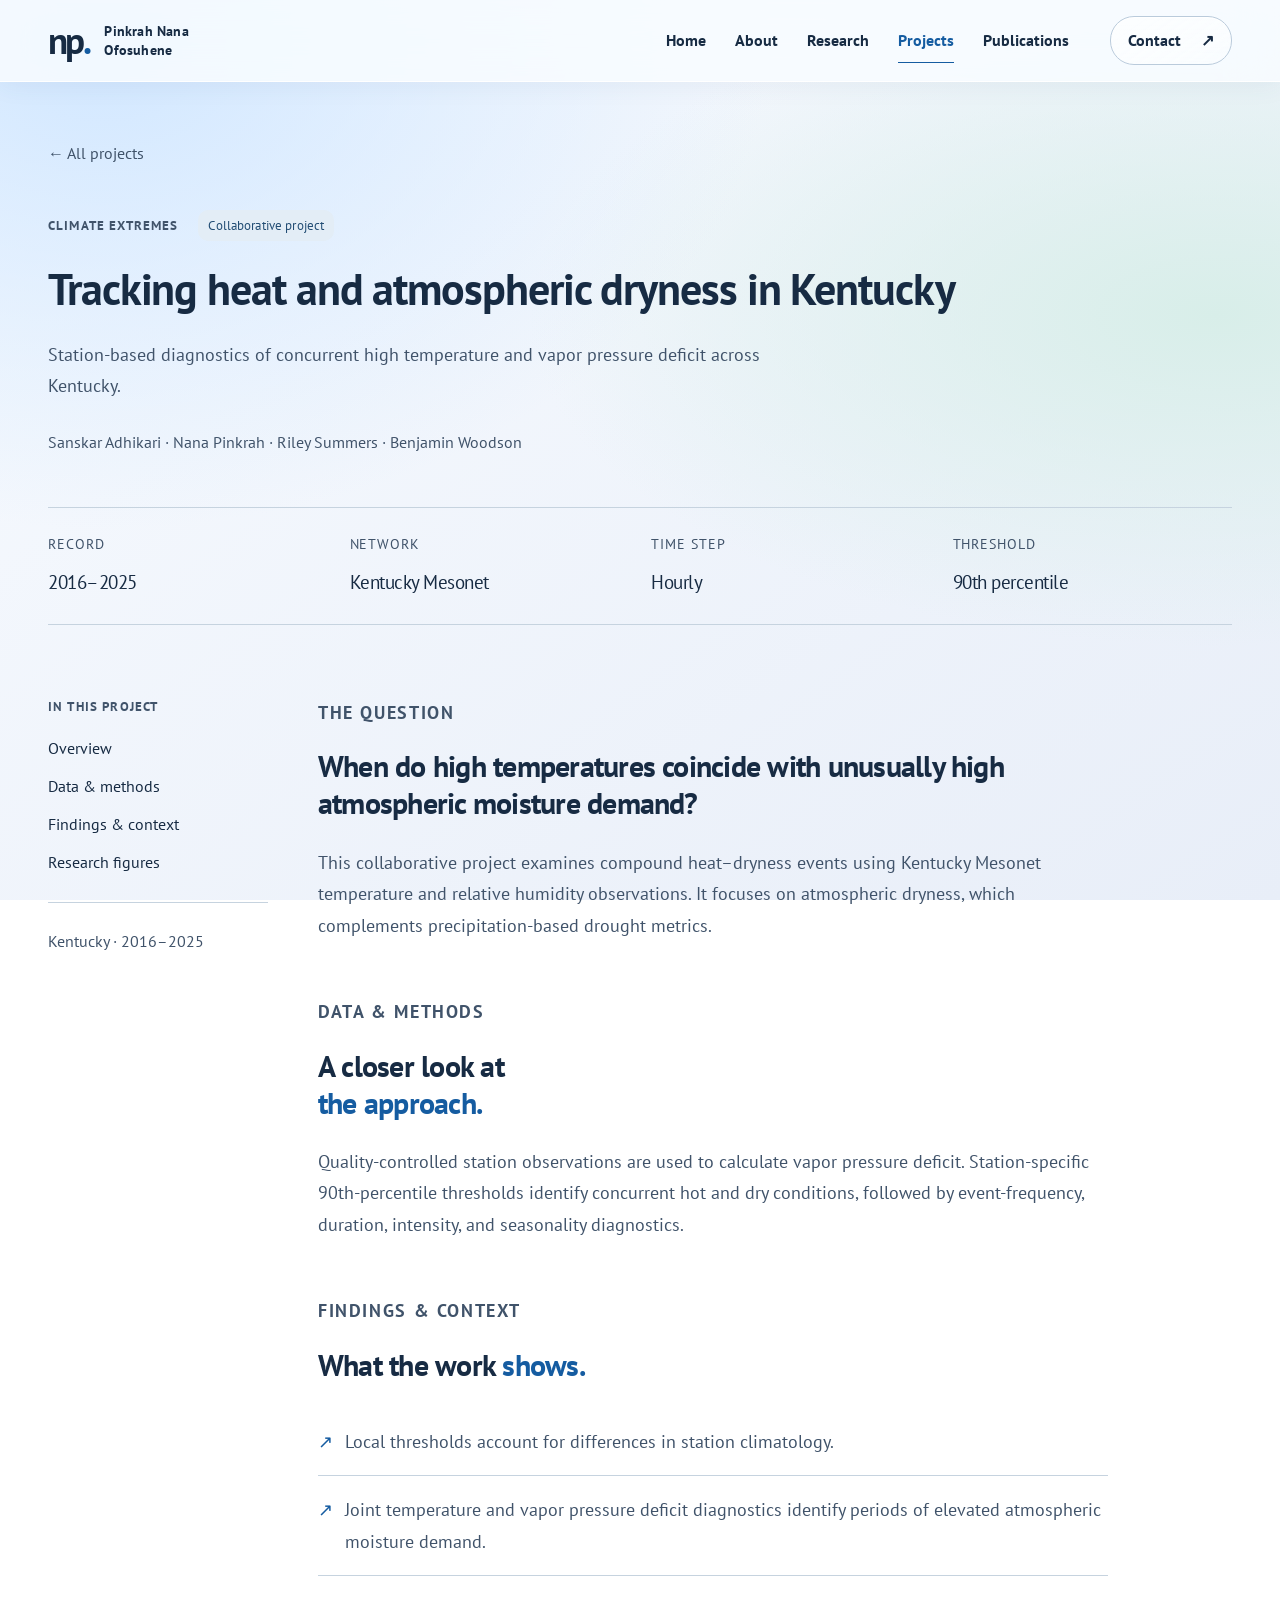
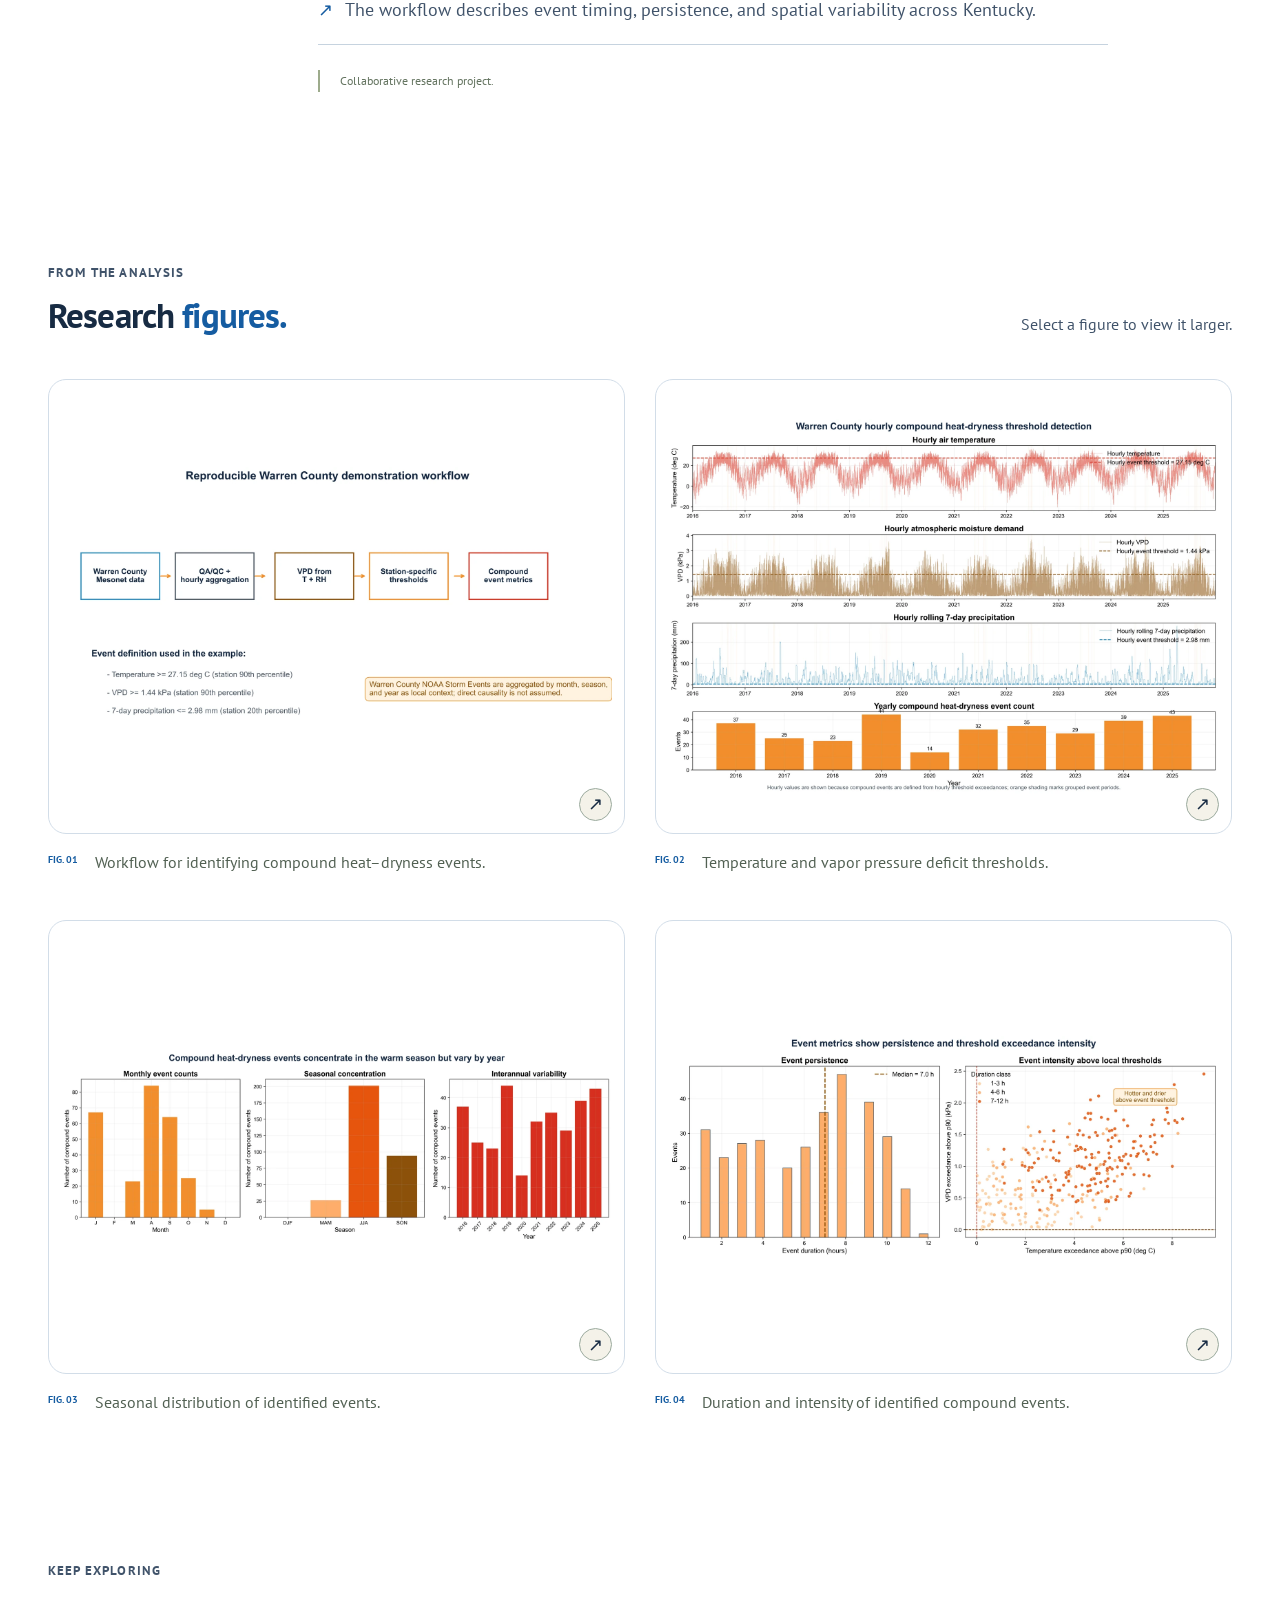
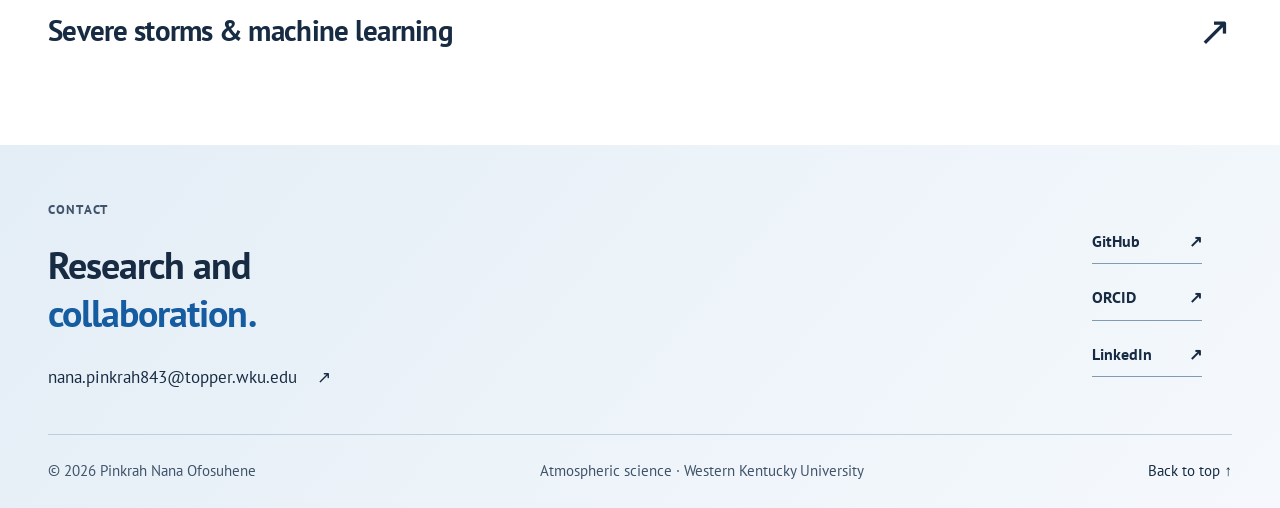
<file: compound-heat-dryness.html>
<!doctype html>
<html lang="en"><head><meta charset="utf-8"><meta name="viewport" content="width=device-width, initial-scale=1"><title>Kentucky heat–dryness extremes | Pinkrah Nana Ofosuhene</title><meta name="description" content="Station-based diagnostics of concurrent high temperature and vapor pressure deficit across Kentucky."><link rel="canonical" href="https://pinkrahnanaofosuhene.github.io/compound-heat-dryness.html"><meta name="theme-color" content="#102e33"><meta property="og:type" content="website"><meta property="og:site_name" content="Pinkrah Nana Ofosuhene"><meta property="og:title" content="Kentucky heat–dryness extremes | Pinkrah Nana Ofosuhene"><meta property="og:description" content="Station-based diagnostics of concurrent high temperature and vapor pressure deficit across Kentucky."><meta property="og:url" content="https://pinkrahnanaofosuhene.github.io/compound-heat-dryness.html"><meta property="og:image" content="https://pinkrahnanaofosuhene.github.io/images/social-preview.png"><meta property="og:image:width" content="1200"><meta property="og:image:height" content="630"><meta name="twitter:card" content="summary_large_image"><meta name="twitter:title" content="Kentucky heat–dryness extremes | Pinkrah Nana Ofosuhene"><meta name="twitter:description" content="Station-based diagnostics of concurrent high temperature and vapor pressure deficit across Kentucky."><meta name="twitter:image" content="https://pinkrahnanaofosuhene.github.io/images/social-preview.png"><link rel="icon" type="image/svg+xml" href="favicon.svg"><link rel="preconnect" href="https://fonts.googleapis.com"><link rel="preconnect" href="https://fonts.gstatic.com" crossorigin><link href="https://fonts.googleapis.com/css2?family=PT+Sans:wght@400;700&display=swap" rel="stylesheet"><link rel="stylesheet" href="styles.css"><script type="application/ld+json">{"@context": "https://schema.org", "@type": "WebPage", "name": "Kentucky heat\u2013dryness extremes | Pinkrah Nana Ofosuhene", "url": "https://pinkrahnanaofosuhene.github.io/compound-heat-dryness.html", "description": "Station-based diagnostics of concurrent high temperature and vapor pressure deficit across Kentucky."}</script><script src="script.js" defer></script></head>
<body id="top" class="project-page"><a class="skip-link" href="#main">Skip to content</a>
 <header class="site-header"><div class="nav-shell"><a class="brand" href="index.html"><span class="brand-mark" aria-hidden="true">np<span>.</span></span><span class="brand-name">Pinkrah Nana<br>Ofosuhene</span></a>
 <button class="menu-toggle" aria-expanded="false" aria-controls="primary-nav" aria-label="Open navigation"><span></span><span></span></button>
 <nav id="primary-nav" aria-label="Main navigation"><a href="index.html">Home</a><a href="index.html#about">About</a><a href="research.html">Research</a><a href="projects.html" aria-current="page">Projects</a><a href="publications.html">Publications</a><a class="nav-contact" href="mailto:nana.pinkrah843@topper.wku.edu">Contact <span aria-hidden="true">↗</span></a></nav></div></header><main id="main" tabindex="-1"><section class="project-intro container"><a href="projects.html" class="back-link">← All projects</a><div class="project-title-meta"><p class="eyebrow">Climate extremes</p><span class="status">Collaborative project</span></div><h1>Tracking heat and atmospheric dryness in Kentucky</h1><p class="project-deck">Station-based diagnostics of concurrent high temperature and vapor pressure deficit across Kentucky.</p><p class="author-line">Sanskar Adhikari · Nana Pinkrah · Riley Summers · Benjamin Woodson</p></section><section class="container"><dl class="project-facts"><div><dt>Record</dt><dd>2016–2025</dd></div><div><dt>Network</dt><dd>Kentucky Mesonet</dd></div><div><dt>Time step</dt><dd>Hourly</dd></div><div><dt>Threshold</dt><dd>90th percentile</dd></div></dl></section><section class="section container project-narrative"><aside class="project-toc"><p class="eyebrow">In this project</p><a href="#overview">Overview</a><a href="#methods">Data & methods</a><a href="#findings">Findings & context</a><a href="#figures">Research figures</a><p class="project-scope">Kentucky · 2016–2025</p></aside><div class="prose"><section id="overview"><p class="eyebrow">The question</p><h2>When do high temperatures coincide with unusually high atmospheric moisture demand?</h2><p>This collaborative project examines compound heat–dryness events using Kentucky Mesonet temperature and relative humidity observations. It focuses on atmospheric dryness, which complements precipitation-based drought metrics.</p></section><section id="methods"><p class="eyebrow">Data & methods</p><h2>A closer look at<br><em>the approach.</em></h2><p>Quality-controlled station observations are used to calculate vapor pressure deficit. Station-specific 90th-percentile thresholds identify concurrent hot and dry conditions, followed by event-frequency, duration, intensity, and seasonality diagnostics.</p></section><section id="findings"><p class="eyebrow">Findings & context</p><h2>What the work <em>shows.</em></h2><ul class="findings-list"><li>Local thresholds account for differences in station climatology.</li><li>Joint temperature and vapor pressure deficit diagnostics identify periods of elevated atmospheric moisture demand.</li><li>The workflow describes event timing, persistence, and spatial variability across Kentucky.</li></ul><p class="research-note">Collaborative research project.</p></section></div></section><section class="figure-section" id="figures"><div class="container"><div class="section-heading"><div><p class="eyebrow">From the analysis</p><h2>Research <em>figures.</em></h2></div><p class="figure-hint">Select a figure to view it larger.</p></div><div class="figure-grid"><figure><a class="figure-expand" href="images/web/compound_workflow.webp" data-caption="Workflow for identifying compound heat–dryness events."><img src="images/web/compound_workflow.webp" width="1600" height="809" alt="Workflow for identifying compound heat–dryness events." class="" loading="lazy" decoding="async" /><span class="figure-zoom" aria-hidden="true">↗</span></a><figcaption><span>FIG. 01</span>Workflow for identifying compound heat–dryness events.</figcaption></figure><figure><a class="figure-expand" href="images/web/compound_threshold_timeseries.webp" data-caption="Temperature and vapor pressure deficit thresholds."><img src="images/web/compound_threshold_timeseries.webp" width="1600" height="1090" alt="Temperature and vapor pressure deficit thresholds." class="" loading="lazy" decoding="async" /><span class="figure-zoom" aria-hidden="true">↗</span></a><figcaption><span>FIG. 02</span>Temperature and vapor pressure deficit thresholds.</figcaption></figure><figure><a class="figure-expand" href="images/web/compound_seasonality.webp" data-caption="Seasonal distribution of identified events."><img src="images/web/compound_seasonality.webp" width="1600" height="556" alt="Seasonal distribution of identified events." class="" loading="lazy" decoding="async" /><span class="figure-zoom" aria-hidden="true">↗</span></a><figcaption><span>FIG. 03</span>Seasonal distribution of identified events.</figcaption></figure><figure><a class="figure-expand" href="images/web/compound_duration_intensity.webp" data-caption="Duration and intensity of identified compound events."><img src="images/web/compound_duration_intensity.webp" width="1600" height="645" alt="Duration and intensity of identified compound events." class="" loading="lazy" decoding="async" /><span class="figure-zoom" aria-hidden="true">↗</span></a><figcaption><span>FIG. 04</span>Duration and intensity of identified compound events.</figcaption></figure></div></div></section><section class="container next-project"><p class="eyebrow">Keep exploring</p><a href="climbs-project.html"><h2>Severe storms &amp; machine learning</h2><span aria-hidden="true">↗</span></a></section></main><footer class="site-footer"><div class="container"><div class="footer-top"><div><p class="eyebrow">Contact</p><h2>Research and<br><em>collaboration.</em></h2><a class="footer-email" href="mailto:nana.pinkrah843@topper.wku.edu">nana.pinkrah843@topper.wku.edu <span aria-hidden="true">↗</span></a></div><div class="footer-social"><a class="text-link" href="https://github.com/PinkrahNanaOfosuhene" target="_blank" rel="noopener noreferrer">GitHub<span aria-hidden="true"> ↗</span></a><a class="text-link" href="https://orcid.org/0009-0009-3424-8411" target="_blank" rel="noopener noreferrer">ORCID<span aria-hidden="true"> ↗</span></a><a class="text-link" href="https://linkedin.com/in/nana-pinkrah-4a4a73212" target="_blank" rel="noopener noreferrer">LinkedIn<span aria-hidden="true"> ↗</span></a></div></div><div class="footer-bottom"><span>© 2026 Pinkrah Nana Ofosuhene</span><span>Atmospheric science · Western Kentucky University</span><a href="#top">Back to top ↑</a></div></div></footer><dialog class="figure-dialog" aria-labelledby="figure-dialog-title"><button class="dialog-close" aria-label="Close expanded figure">Close ×</button><h2 id="figure-dialog-title" class="sr-only">Research figure</h2><img alt=""><p></p></dialog></body></html>
</file>
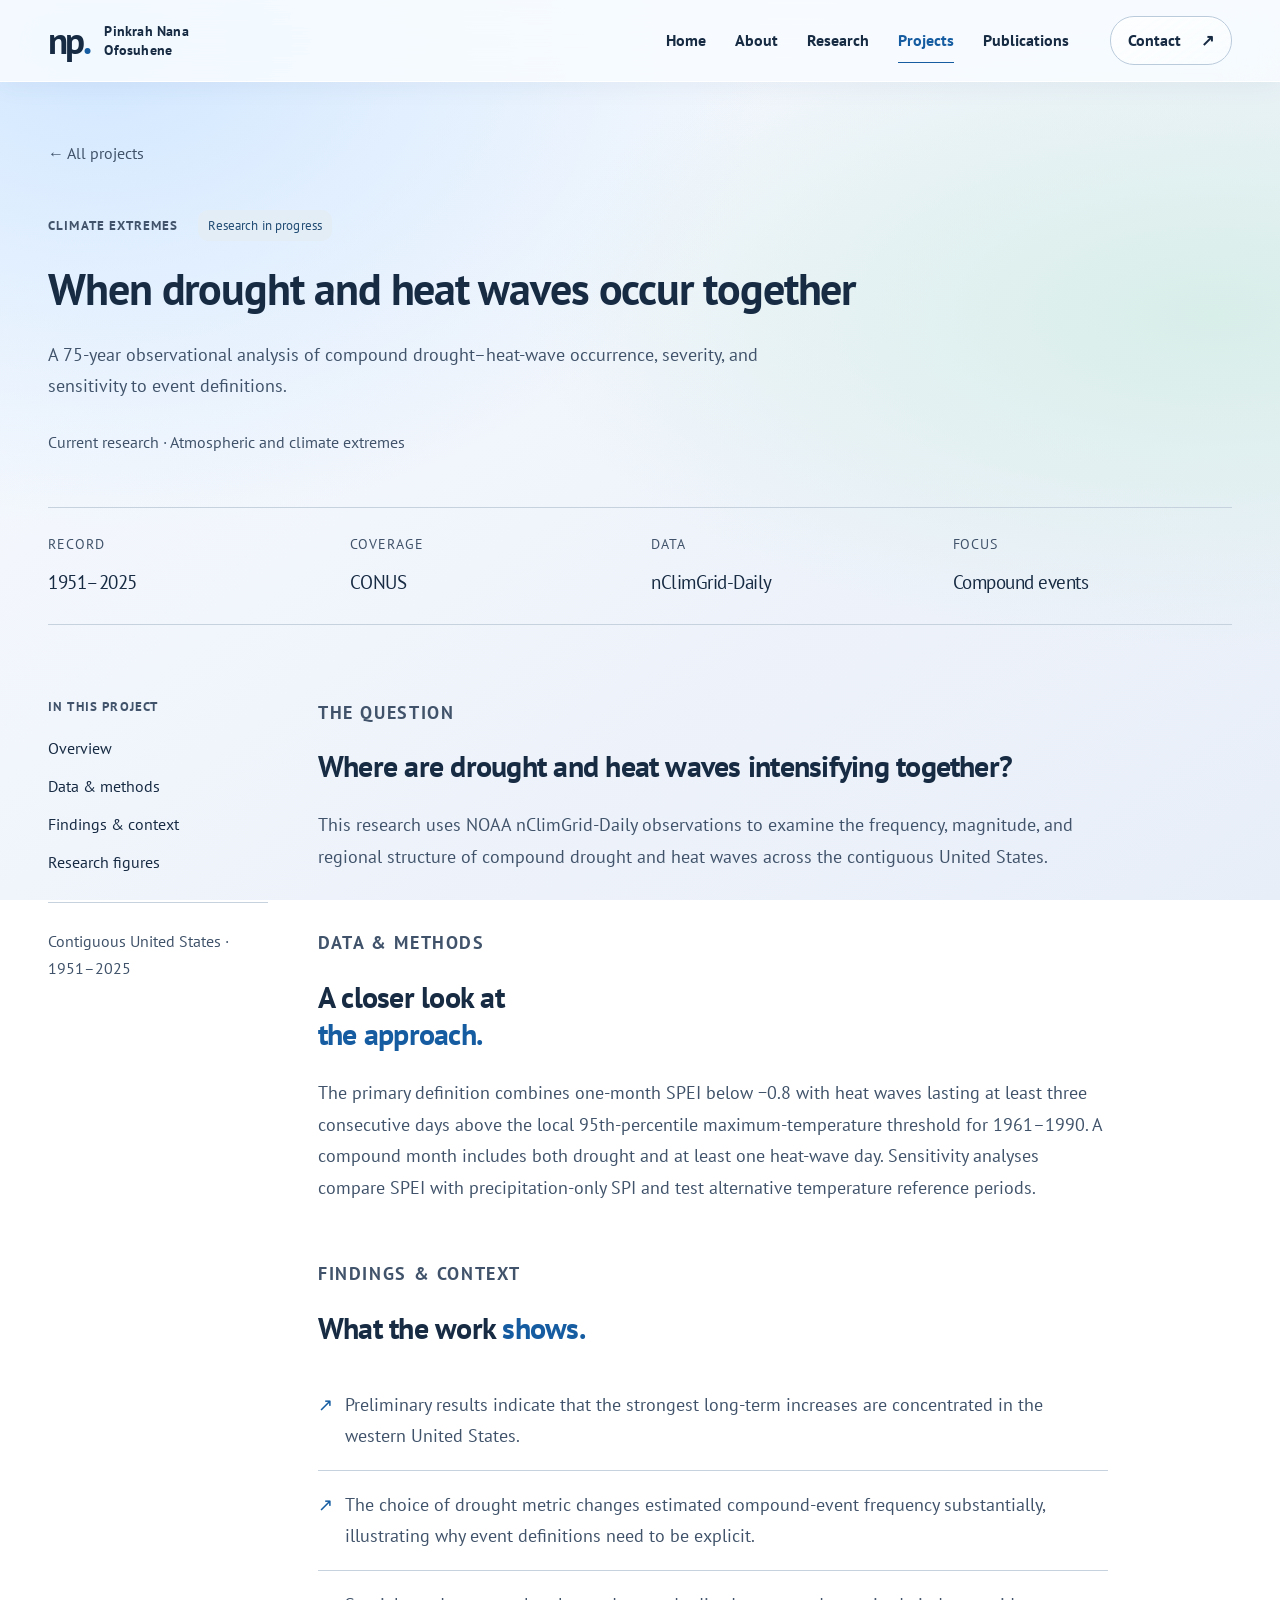
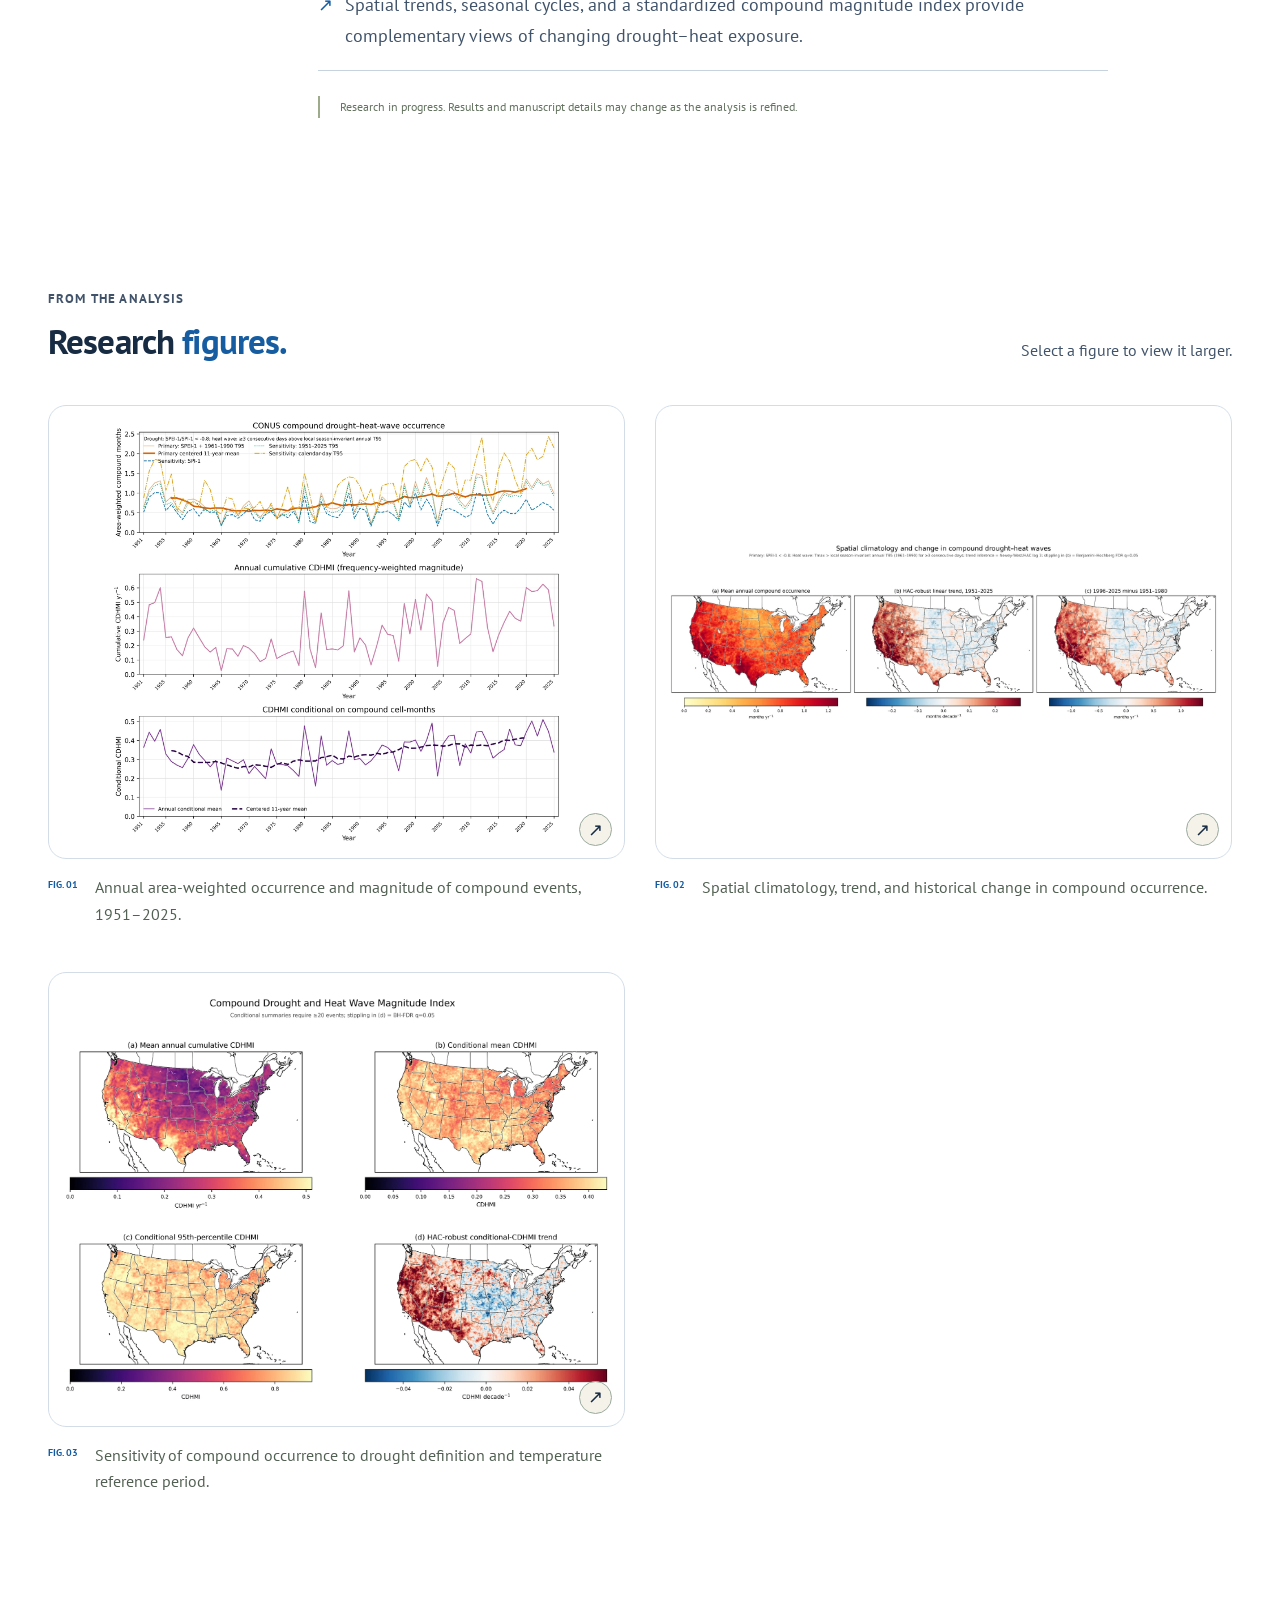
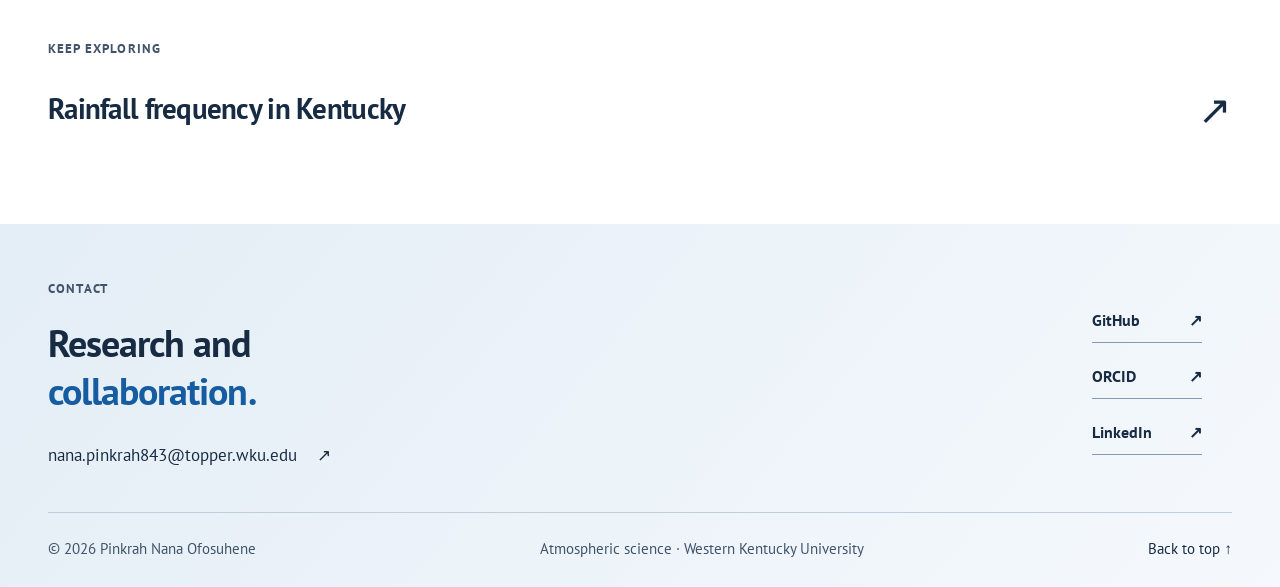
<file: conus-drought-heatwave.html>
<!doctype html>
<html lang="en"><head><meta charset="utf-8"><meta name="viewport" content="width=device-width, initial-scale=1"><title>Compound drought &amp; heat waves | Pinkrah Nana Ofosuhene</title><meta name="description" content="A 75-year observational analysis of compound drought–heat-wave occurrence, severity, and sensitivity to event definitions."><link rel="canonical" href="https://pinkrahnanaofosuhene.github.io/conus-drought-heatwave.html"><meta name="theme-color" content="#102e33"><meta property="og:type" content="website"><meta property="og:site_name" content="Pinkrah Nana Ofosuhene"><meta property="og:title" content="Compound drought &amp; heat waves | Pinkrah Nana Ofosuhene"><meta property="og:description" content="A 75-year observational analysis of compound drought–heat-wave occurrence, severity, and sensitivity to event definitions."><meta property="og:url" content="https://pinkrahnanaofosuhene.github.io/conus-drought-heatwave.html"><meta property="og:image" content="https://pinkrahnanaofosuhene.github.io/images/social-preview.png"><meta property="og:image:width" content="1200"><meta property="og:image:height" content="630"><meta name="twitter:card" content="summary_large_image"><meta name="twitter:title" content="Compound drought &amp; heat waves | Pinkrah Nana Ofosuhene"><meta name="twitter:description" content="A 75-year observational analysis of compound drought–heat-wave occurrence, severity, and sensitivity to event definitions."><meta name="twitter:image" content="https://pinkrahnanaofosuhene.github.io/images/social-preview.png"><link rel="icon" type="image/svg+xml" href="favicon.svg"><link rel="preconnect" href="https://fonts.googleapis.com"><link rel="preconnect" href="https://fonts.gstatic.com" crossorigin><link href="https://fonts.googleapis.com/css2?family=PT+Sans:wght@400;700&display=swap" rel="stylesheet"><link rel="stylesheet" href="styles.css"><script type="application/ld+json">{"@context": "https://schema.org", "@type": "WebPage", "name": "Compound drought & heat waves | Pinkrah Nana Ofosuhene", "url": "https://pinkrahnanaofosuhene.github.io/conus-drought-heatwave.html", "description": "A 75-year observational analysis of compound drought\u2013heat-wave occurrence, severity, and sensitivity to event definitions."}</script><script src="script.js" defer></script></head>
<body id="top" class="project-page"><a class="skip-link" href="#main">Skip to content</a>
 <header class="site-header"><div class="nav-shell"><a class="brand" href="index.html"><span class="brand-mark" aria-hidden="true">np<span>.</span></span><span class="brand-name">Pinkrah Nana<br>Ofosuhene</span></a>
 <button class="menu-toggle" aria-expanded="false" aria-controls="primary-nav" aria-label="Open navigation"><span></span><span></span></button>
 <nav id="primary-nav" aria-label="Main navigation"><a href="index.html">Home</a><a href="index.html#about">About</a><a href="research.html">Research</a><a href="projects.html" aria-current="page">Projects</a><a href="publications.html">Publications</a><a class="nav-contact" href="mailto:nana.pinkrah843@topper.wku.edu">Contact <span aria-hidden="true">↗</span></a></nav></div></header><main id="main" tabindex="-1"><section class="project-intro container"><a href="projects.html" class="back-link">← All projects</a><div class="project-title-meta"><p class="eyebrow">Climate extremes</p><span class="status">Research in progress</span></div><h1>When drought and heat waves occur together</h1><p class="project-deck">A 75-year observational analysis of compound drought–heat-wave occurrence, severity, and sensitivity to event definitions.</p><p class="author-line">Current research · Atmospheric and climate extremes</p></section><section class="container"><dl class="project-facts"><div><dt>Record</dt><dd>1951–2025</dd></div><div><dt>Coverage</dt><dd>CONUS</dd></div><div><dt>Data</dt><dd>nClimGrid-Daily</dd></div><div><dt>Focus</dt><dd>Compound events</dd></div></dl></section><section class="section container project-narrative"><aside class="project-toc"><p class="eyebrow">In this project</p><a href="#overview">Overview</a><a href="#methods">Data & methods</a><a href="#findings">Findings & context</a><a href="#figures">Research figures</a><p class="project-scope">Contiguous United States · 1951–2025</p></aside><div class="prose"><section id="overview"><p class="eyebrow">The question</p><h2>Where are drought and heat waves intensifying together?</h2><p>This research uses NOAA nClimGrid-Daily observations to examine the frequency, magnitude, and regional structure of compound drought and heat waves across the contiguous United States.</p></section><section id="methods"><p class="eyebrow">Data & methods</p><h2>A closer look at<br><em>the approach.</em></h2><p>The primary definition combines one-month SPEI below −0.8 with heat waves lasting at least three consecutive days above the local 95th-percentile maximum-temperature threshold for 1961–1990. A compound month includes both drought and at least one heat-wave day. Sensitivity analyses compare SPEI with precipitation-only SPI and test alternative temperature reference periods.</p></section><section id="findings"><p class="eyebrow">Findings & context</p><h2>What the work <em>shows.</em></h2><ul class="findings-list"><li>Preliminary results indicate that the strongest long-term increases are concentrated in the western United States.</li><li>The choice of drought metric changes estimated compound-event frequency substantially, illustrating why event definitions need to be explicit.</li><li>Spatial trends, seasonal cycles, and a standardized compound magnitude index provide complementary views of changing drought–heat exposure.</li></ul><p class="research-note">Research in progress. Results and manuscript details may change as the analysis is refined.</p></section></div></section><section class="figure-section" id="figures"><div class="container"><div class="section-heading"><div><p class="eyebrow">From the analysis</p><h2>Research <em>figures.</em></h2></div><p class="figure-hint">Select a figure to view it larger.</p></div><div class="figure-grid"><figure><a class="figure-expand" href="images/web/conus-compound-trends.webp" data-caption="Annual area-weighted occurrence and magnitude of compound events, 1951–2025."><img src="images/web/conus-compound-trends.webp" width="1600" height="1511" alt="Annual area-weighted occurrence and magnitude of compound events, 1951–2025." class="" loading="lazy" decoding="async" /><span class="figure-zoom" aria-hidden="true">↗</span></a><figcaption><span>FIG. 01</span>Annual area-weighted occurrence and magnitude of compound events, 1951–2025.</figcaption></figure><figure><a class="figure-expand" href="images/web/conus-compound-geography.webp" data-caption="Spatial climatology, trend, and historical change in compound occurrence."><img src="images/web/conus-compound-geography.webp" width="1600" height="526" alt="Spatial climatology, trend, and historical change in compound occurrence." class="" loading="lazy" decoding="async" /><span class="figure-zoom" aria-hidden="true">↗</span></a><figcaption><span>FIG. 02</span>Spatial climatology, trend, and historical change in compound occurrence.</figcaption></figure><figure><a class="figure-expand" href="images/web/conus-compound-sensitivity.webp" data-caption="Sensitivity of compound occurrence to drought definition and temperature reference period."><img src="images/web/conus-compound-sensitivity.webp" width="1600" height="1191" alt="Sensitivity of compound occurrence to drought definition and temperature reference period." class="" loading="lazy" decoding="async" /><span class="figure-zoom" aria-hidden="true">↗</span></a><figcaption><span>FIG. 03</span>Sensitivity of compound occurrence to drought definition and temperature reference period.</figcaption></figure></div></div></section><section class="container next-project"><p class="eyebrow">Keep exploring</p><a href="hydro-project.html"><h2>Rainfall frequency in Kentucky</h2><span aria-hidden="true">↗</span></a></section></main><footer class="site-footer"><div class="container"><div class="footer-top"><div><p class="eyebrow">Contact</p><h2>Research and<br><em>collaboration.</em></h2><a class="footer-email" href="mailto:nana.pinkrah843@topper.wku.edu">nana.pinkrah843@topper.wku.edu <span aria-hidden="true">↗</span></a></div><div class="footer-social"><a class="text-link" href="https://github.com/PinkrahNanaOfosuhene" target="_blank" rel="noopener noreferrer">GitHub<span aria-hidden="true"> ↗</span></a><a class="text-link" href="https://orcid.org/0009-0009-3424-8411" target="_blank" rel="noopener noreferrer">ORCID<span aria-hidden="true"> ↗</span></a><a class="text-link" href="https://linkedin.com/in/nana-pinkrah-4a4a73212" target="_blank" rel="noopener noreferrer">LinkedIn<span aria-hidden="true"> ↗</span></a></div></div><div class="footer-bottom"><span>© 2026 Pinkrah Nana Ofosuhene</span><span>Atmospheric science · Western Kentucky University</span><a href="#top">Back to top ↑</a></div></div></footer><dialog class="figure-dialog" aria-labelledby="figure-dialog-title"><button class="dialog-close" aria-label="Close expanded figure">Close ×</button><h2 id="figure-dialog-title" class="sr-only">Research figure</h2><img alt=""><p></p></dialog></body></html>
</file>
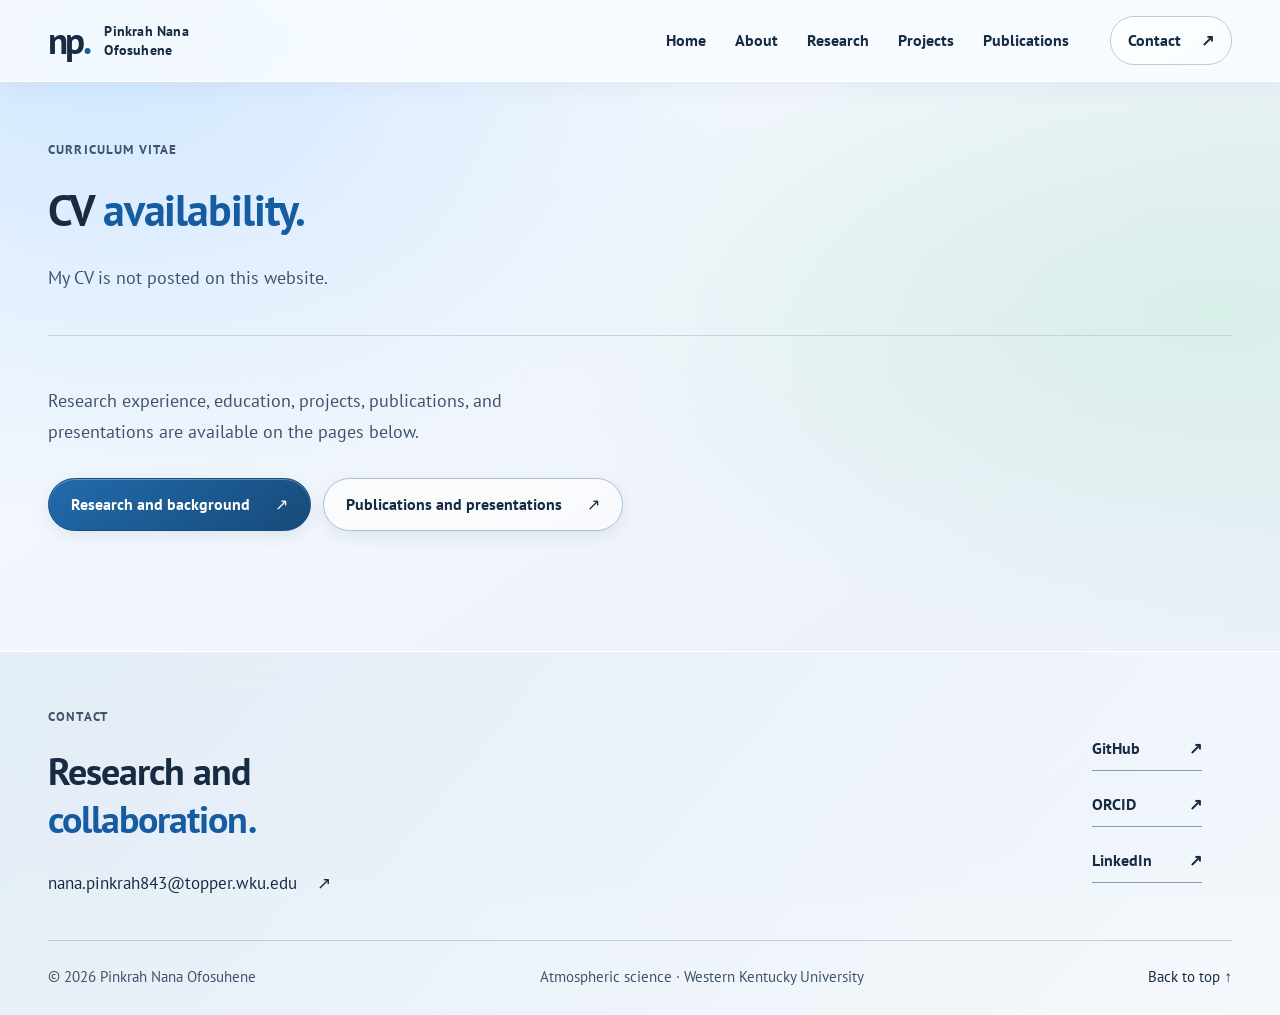
<file: cv.html>
<!doctype html>
<html lang="en"><head><meta charset="utf-8"><meta name="viewport" content="width=device-width, initial-scale=1"><title>Curriculum Vitae | Pinkrah Nana Ofosuhene</title><meta name="description" content="Curriculum vitae information for Pinkrah Nana Ofosuhene."><link rel="canonical" href="https://pinkrahnanaofosuhene.github.io/cv.html"><meta name="theme-color" content="#102e33"><meta property="og:type" content="website"><meta property="og:site_name" content="Pinkrah Nana Ofosuhene"><meta property="og:title" content="Curriculum Vitae | Pinkrah Nana Ofosuhene"><meta property="og:description" content="Curriculum vitae information for Pinkrah Nana Ofosuhene."><meta property="og:url" content="https://pinkrahnanaofosuhene.github.io/cv.html"><meta property="og:image" content="https://pinkrahnanaofosuhene.github.io/images/social-preview.png"><meta property="og:image:width" content="1200"><meta property="og:image:height" content="630"><meta name="twitter:card" content="summary_large_image"><meta name="twitter:title" content="Curriculum Vitae | Pinkrah Nana Ofosuhene"><meta name="twitter:description" content="Curriculum vitae information for Pinkrah Nana Ofosuhene."><meta name="twitter:image" content="https://pinkrahnanaofosuhene.github.io/images/social-preview.png"><link rel="icon" type="image/svg+xml" href="favicon.svg"><link rel="preconnect" href="https://fonts.googleapis.com"><link rel="preconnect" href="https://fonts.gstatic.com" crossorigin><link href="https://fonts.googleapis.com/css2?family=PT+Sans:wght@400;700&display=swap" rel="stylesheet"><link rel="stylesheet" href="styles.css"><script type="application/ld+json">{"@context": "https://schema.org", "@type": "WebPage", "name": "Curriculum Vitae | Pinkrah Nana Ofosuhene", "url": "https://pinkrahnanaofosuhene.github.io/cv.html", "description": "Curriculum vitae information for Pinkrah Nana Ofosuhene."}</script><script src="script.js" defer></script></head>
<body id="top" class=""><a class="skip-link" href="#main">Skip to content</a>
 <header class="site-header"><div class="nav-shell"><a class="brand" href="index.html"><span class="brand-mark" aria-hidden="true">np<span>.</span></span><span class="brand-name">Pinkrah Nana<br>Ofosuhene</span></a>
 <button class="menu-toggle" aria-expanded="false" aria-controls="primary-nav" aria-label="Open navigation"><span></span><span></span></button>
 <nav id="primary-nav" aria-label="Main navigation"><a href="index.html">Home</a><a href="index.html#about">About</a><a href="research.html">Research</a><a href="projects.html">Projects</a><a href="publications.html">Publications</a><a class="nav-contact" href="mailto:nana.pinkrah843@topper.wku.edu">Contact <span aria-hidden="true">↗</span></a></nav></div></header><main id="main" tabindex="-1"><section class="page-intro container"><p class="eyebrow">Curriculum vitae</p><h1>CV <em>availability.</em></h1><p class="intro-text">My CV is not posted on this website.</p></section><section class="container cv-note"><p>Research experience, education, projects, publications, and presentations are available on the pages below.</p><div class="button-row"><a class="button" href="research.html">Research and background<span aria-hidden="true"> ↗</span></a><a class="button button-secondary" href="publications.html">Publications and presentations<span aria-hidden="true"> ↗</span></a></div></section></main><footer class="site-footer"><div class="container"><div class="footer-top"><div><p class="eyebrow">Contact</p><h2>Research and<br><em>collaboration.</em></h2><a class="footer-email" href="mailto:nana.pinkrah843@topper.wku.edu">nana.pinkrah843@topper.wku.edu <span aria-hidden="true">↗</span></a></div><div class="footer-social"><a class="text-link" href="https://github.com/PinkrahNanaOfosuhene" target="_blank" rel="noopener noreferrer">GitHub<span aria-hidden="true"> ↗</span></a><a class="text-link" href="https://orcid.org/0009-0009-3424-8411" target="_blank" rel="noopener noreferrer">ORCID<span aria-hidden="true"> ↗</span></a><a class="text-link" href="https://linkedin.com/in/nana-pinkrah-4a4a73212" target="_blank" rel="noopener noreferrer">LinkedIn<span aria-hidden="true"> ↗</span></a></div></div><div class="footer-bottom"><span>© 2026 Pinkrah Nana Ofosuhene</span><span>Atmospheric science · Western Kentucky University</span><a href="#top">Back to top ↑</a></div></div></footer><dialog class="figure-dialog" aria-labelledby="figure-dialog-title"><button class="dialog-close" aria-label="Close expanded figure">Close ×</button><h2 id="figure-dialog-title" class="sr-only">Research figure</h2><img alt=""><p></p></dialog></body></html>
</file>
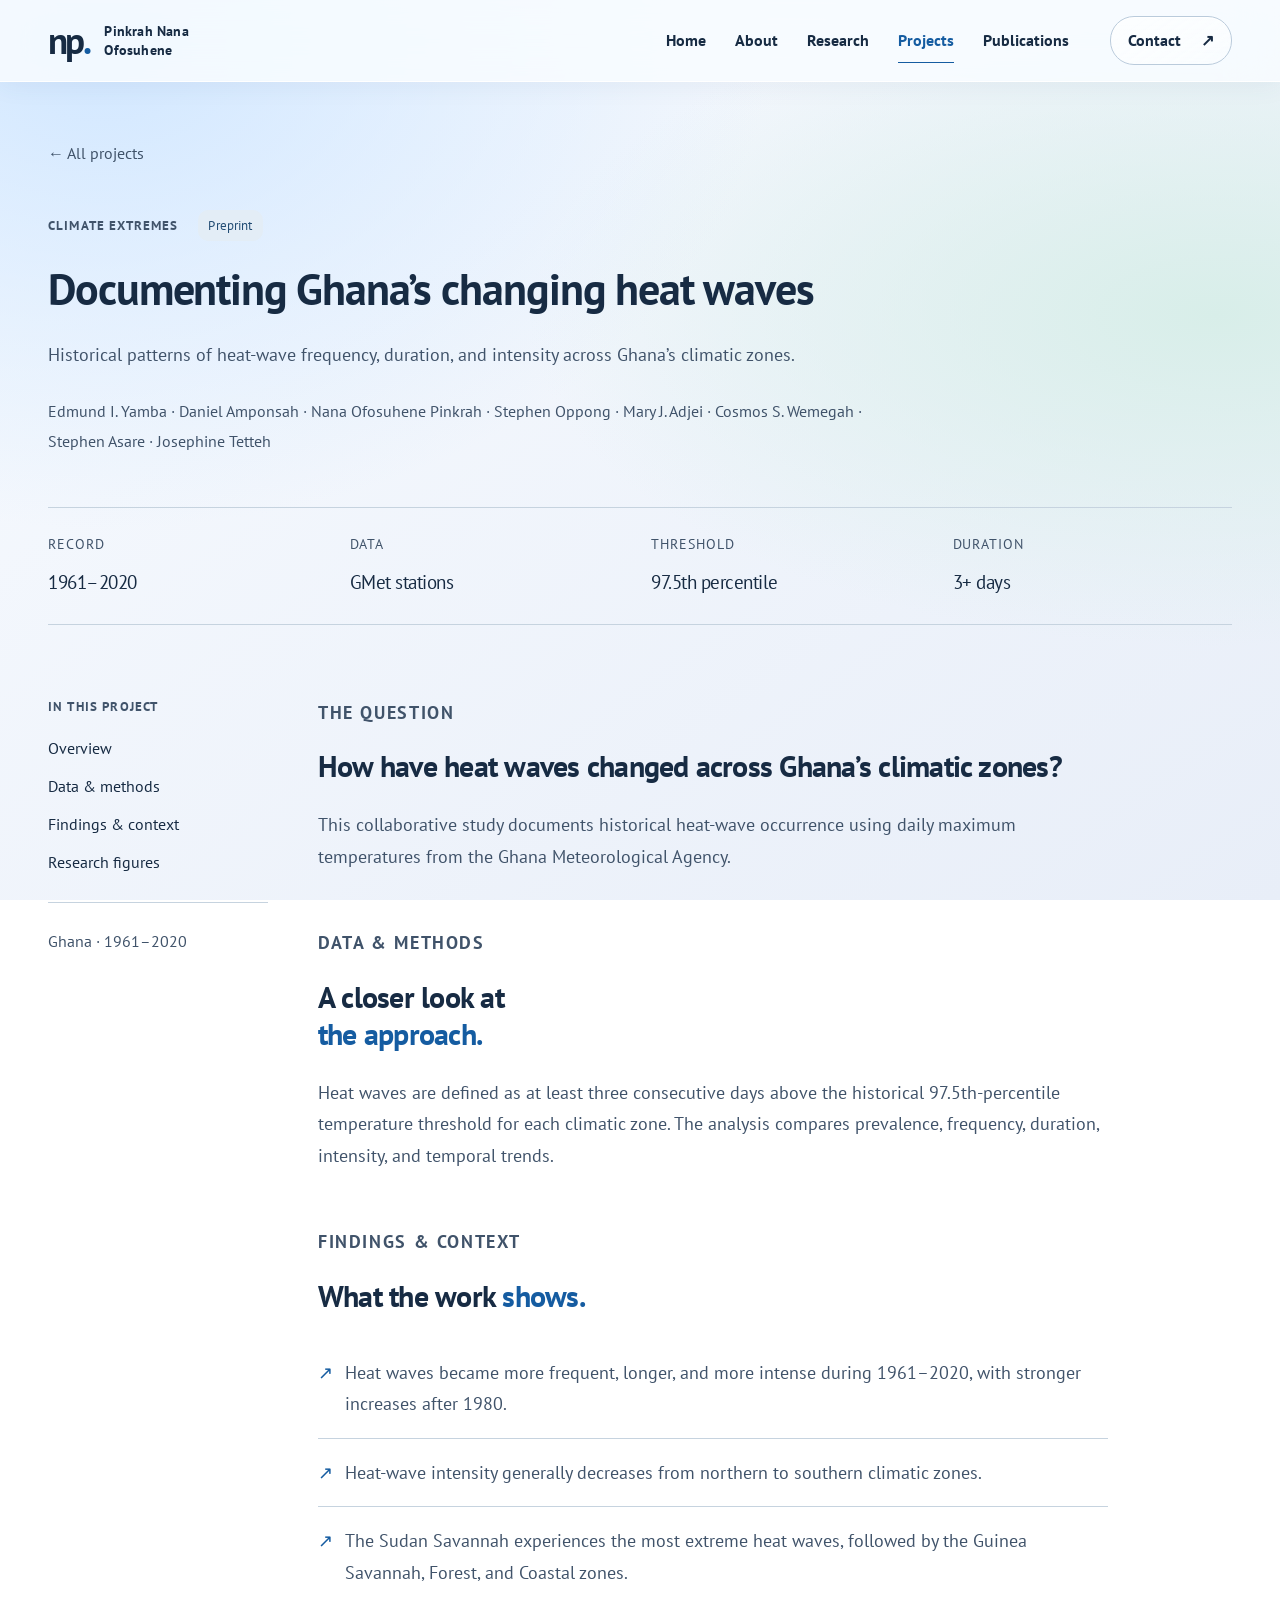
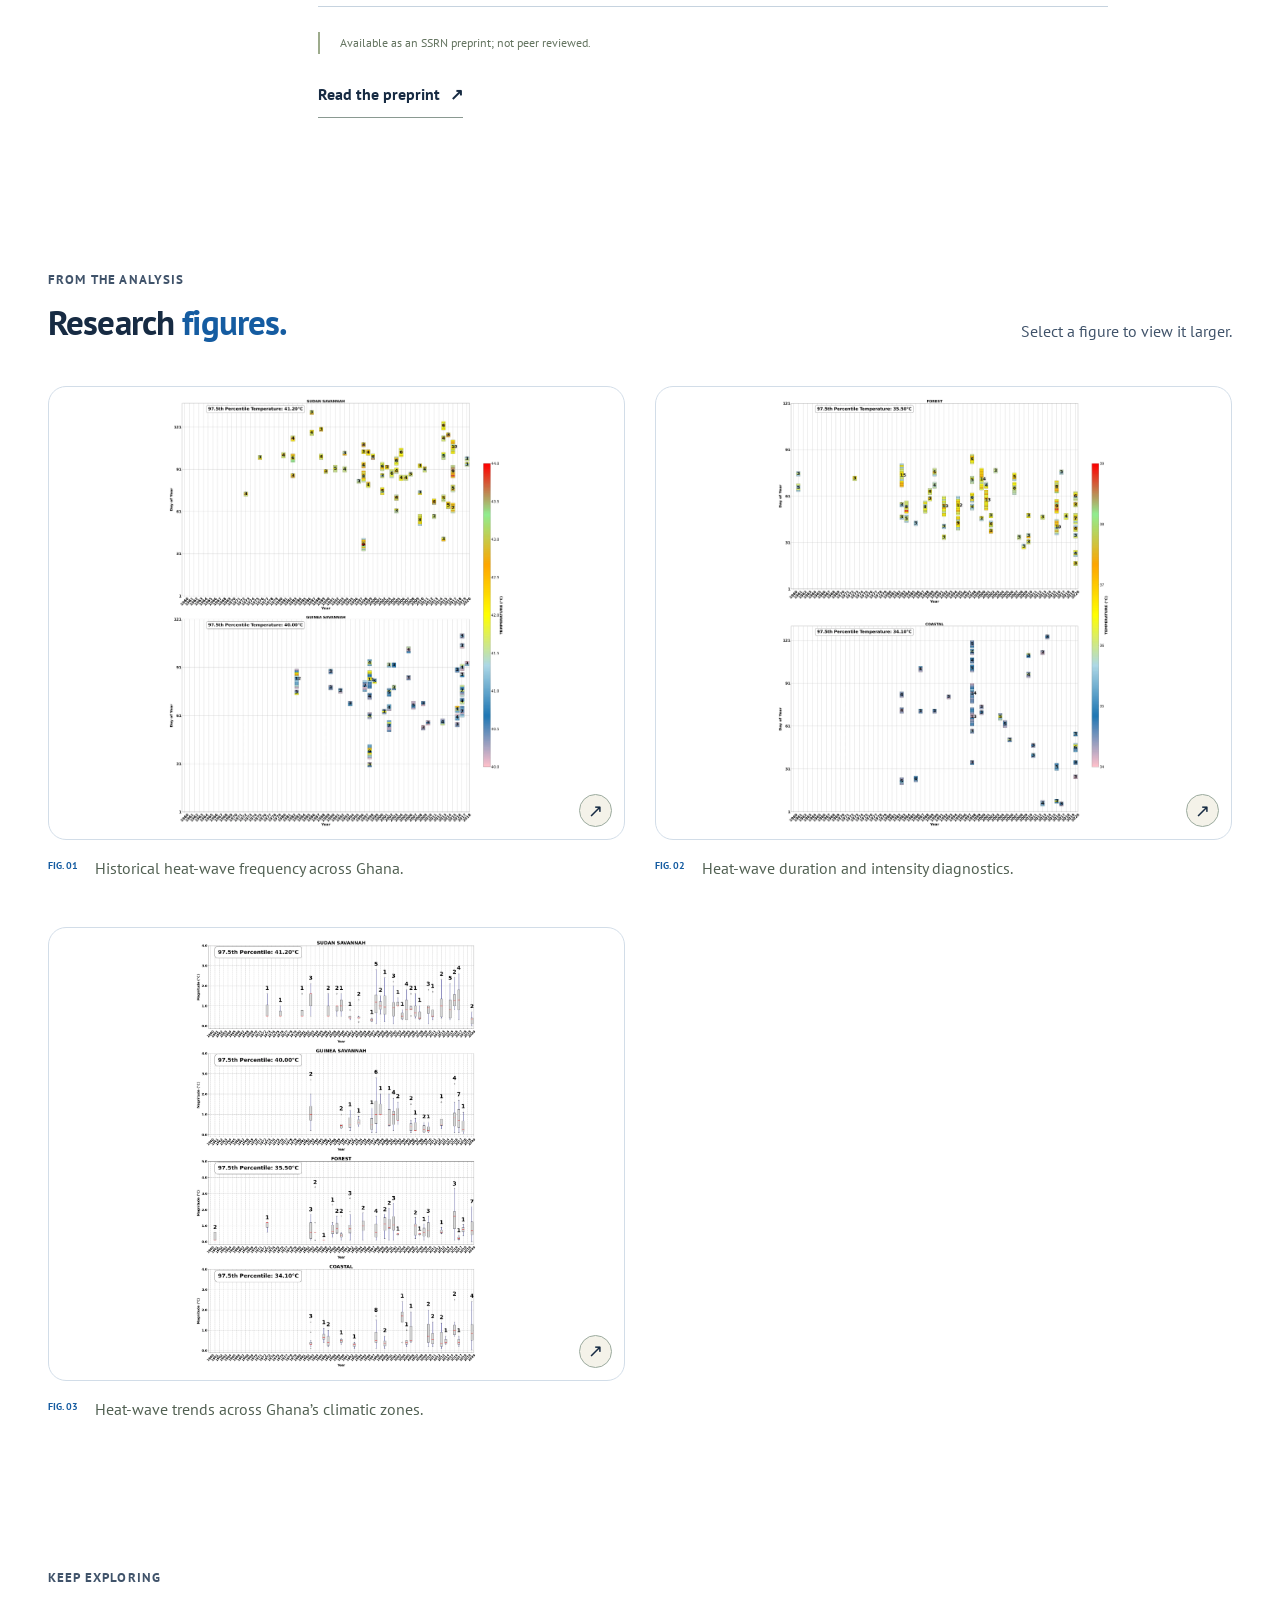
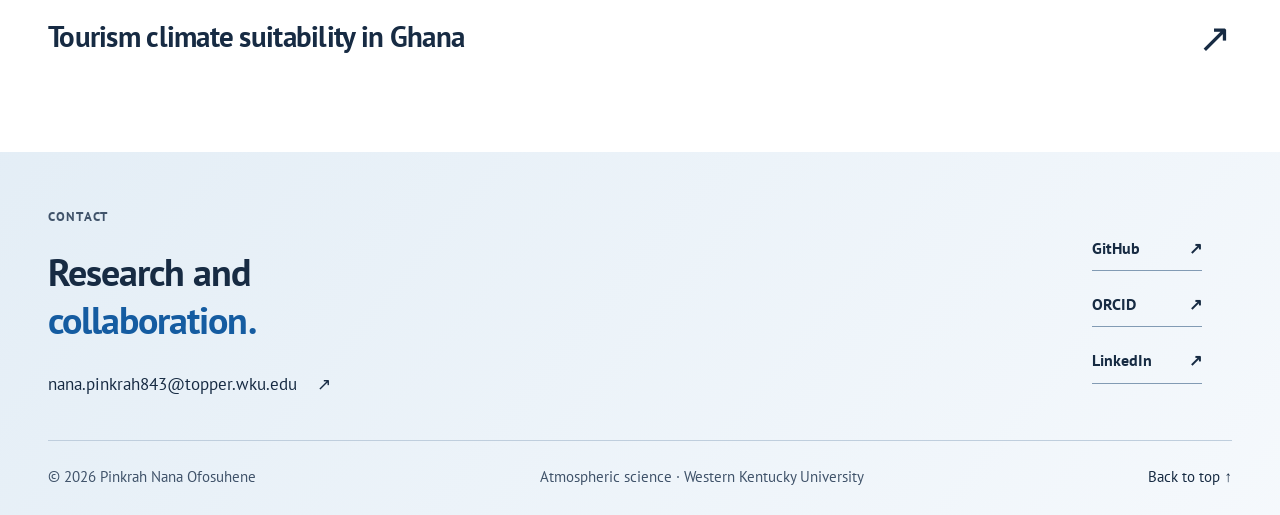
<file: heatwave-project.html>
<!doctype html>
<html lang="en"><head><meta charset="utf-8"><meta name="viewport" content="width=device-width, initial-scale=1"><title>Heat-wave climatology in Ghana | Pinkrah Nana Ofosuhene</title><meta name="description" content="Historical patterns of heat-wave frequency, duration, and intensity across Ghana’s climatic zones."><link rel="canonical" href="https://pinkrahnanaofosuhene.github.io/heatwave-project.html"><meta name="theme-color" content="#102e33"><meta property="og:type" content="website"><meta property="og:site_name" content="Pinkrah Nana Ofosuhene"><meta property="og:title" content="Heat-wave climatology in Ghana | Pinkrah Nana Ofosuhene"><meta property="og:description" content="Historical patterns of heat-wave frequency, duration, and intensity across Ghana’s climatic zones."><meta property="og:url" content="https://pinkrahnanaofosuhene.github.io/heatwave-project.html"><meta property="og:image" content="https://pinkrahnanaofosuhene.github.io/images/social-preview.png"><meta property="og:image:width" content="1200"><meta property="og:image:height" content="630"><meta name="twitter:card" content="summary_large_image"><meta name="twitter:title" content="Heat-wave climatology in Ghana | Pinkrah Nana Ofosuhene"><meta name="twitter:description" content="Historical patterns of heat-wave frequency, duration, and intensity across Ghana’s climatic zones."><meta name="twitter:image" content="https://pinkrahnanaofosuhene.github.io/images/social-preview.png"><link rel="icon" type="image/svg+xml" href="favicon.svg"><link rel="preconnect" href="https://fonts.googleapis.com"><link rel="preconnect" href="https://fonts.gstatic.com" crossorigin><link href="https://fonts.googleapis.com/css2?family=PT+Sans:wght@400;700&display=swap" rel="stylesheet"><link rel="stylesheet" href="styles.css"><script type="application/ld+json">{"@context": "https://schema.org", "@type": "WebPage", "name": "Heat-wave climatology in Ghana | Pinkrah Nana Ofosuhene", "url": "https://pinkrahnanaofosuhene.github.io/heatwave-project.html", "description": "Historical patterns of heat-wave frequency, duration, and intensity across Ghana\u2019s climatic zones."}</script><script src="script.js" defer></script></head>
<body id="top" class="project-page"><a class="skip-link" href="#main">Skip to content</a>
 <header class="site-header"><div class="nav-shell"><a class="brand" href="index.html"><span class="brand-mark" aria-hidden="true">np<span>.</span></span><span class="brand-name">Pinkrah Nana<br>Ofosuhene</span></a>
 <button class="menu-toggle" aria-expanded="false" aria-controls="primary-nav" aria-label="Open navigation"><span></span><span></span></button>
 <nav id="primary-nav" aria-label="Main navigation"><a href="index.html">Home</a><a href="index.html#about">About</a><a href="research.html">Research</a><a href="projects.html" aria-current="page">Projects</a><a href="publications.html">Publications</a><a class="nav-contact" href="mailto:nana.pinkrah843@topper.wku.edu">Contact <span aria-hidden="true">↗</span></a></nav></div></header><main id="main" tabindex="-1"><section class="project-intro container"><a href="projects.html" class="back-link">← All projects</a><div class="project-title-meta"><p class="eyebrow">Climate extremes</p><span class="status">Preprint</span></div><h1>Documenting Ghana’s changing heat waves</h1><p class="project-deck">Historical patterns of heat-wave frequency, duration, and intensity across Ghana’s climatic zones.</p><p class="author-line">Edmund I. Yamba · Daniel Amponsah · Nana Ofosuhene Pinkrah · Stephen Oppong · Mary J. Adjei · Cosmos S. Wemegah · Stephen Asare · Josephine Tetteh</p></section><section class="container"><dl class="project-facts"><div><dt>Record</dt><dd>1961–2020</dd></div><div><dt>Data</dt><dd>GMet stations</dd></div><div><dt>Threshold</dt><dd>97.5th percentile</dd></div><div><dt>Duration</dt><dd>3+ days</dd></div></dl></section><section class="section container project-narrative"><aside class="project-toc"><p class="eyebrow">In this project</p><a href="#overview">Overview</a><a href="#methods">Data & methods</a><a href="#findings">Findings & context</a><a href="#figures">Research figures</a><p class="project-scope">Ghana · 1961–2020</p></aside><div class="prose"><section id="overview"><p class="eyebrow">The question</p><h2>How have heat waves changed across Ghana’s climatic zones?</h2><p>This collaborative study documents historical heat-wave occurrence using daily maximum temperatures from the Ghana Meteorological Agency.</p></section><section id="methods"><p class="eyebrow">Data & methods</p><h2>A closer look at<br><em>the approach.</em></h2><p>Heat waves are defined as at least three consecutive days above the historical 97.5th-percentile temperature threshold for each climatic zone. The analysis compares prevalence, frequency, duration, intensity, and temporal trends.</p></section><section id="findings"><p class="eyebrow">Findings & context</p><h2>What the work <em>shows.</em></h2><ul class="findings-list"><li>Heat waves became more frequent, longer, and more intense during 1961–2020, with stronger increases after 1980.</li><li>Heat-wave intensity generally decreases from northern to southern climatic zones.</li><li>The Sudan Savannah experiences the most extreme heat waves, followed by the Guinea Savannah, Forest, and Coastal zones.</li></ul><p class="research-note">Available as an SSRN preprint; not peer reviewed.</p><a class="text-link" href="https://papers.ssrn.com/sol3/papers.cfm?abstract_id=5205062" target="_blank" rel="noopener noreferrer">Read the preprint<span aria-hidden="true"> ↗</span></a></section></div></section><section class="figure-section" id="figures"><div class="container"><div class="section-heading"><div><p class="eyebrow">From the analysis</p><h2>Research <em>figures.</em></h2></div><p class="figure-hint">Select a figure to view it larger.</p></div><div class="figure-grid"><figure><a class="figure-expand" href="images/web/heatwave_ssrn_p17_01.webp" data-caption="Historical heat-wave frequency across Ghana."><img src="images/web/heatwave_ssrn_p17_01.webp" width="1600" height="2051" alt="Historical heat-wave frequency across Ghana." class="" loading="lazy" decoding="async" /><span class="figure-zoom" aria-hidden="true">↗</span></a><figcaption><span>FIG. 01</span>Historical heat-wave frequency across Ghana.</figcaption></figure><figure><a class="figure-expand" href="images/web/heatwave_ssrn_p19_01.webp" data-caption="Heat-wave duration and intensity diagnostics."><img src="images/web/heatwave_ssrn_p19_01.webp" width="1600" height="2072" alt="Heat-wave duration and intensity diagnostics." class="" loading="lazy" decoding="async" /><span class="figure-zoom" aria-hidden="true">↗</span></a><figcaption><span>FIG. 02</span>Heat-wave duration and intensity diagnostics.</figcaption></figure><figure><a class="figure-expand" href="images/web/heatwave_ssrn_p21_01.webp" data-caption="Heat-wave trends across Ghana’s climatic zones."><img src="images/web/heatwave_ssrn_p21_01.webp" width="1600" height="2438" alt="Heat-wave trends across Ghana’s climatic zones." class="" loading="lazy" decoding="async" /><span class="figure-zoom" aria-hidden="true">↗</span></a><figcaption><span>FIG. 03</span>Heat-wave trends across Ghana’s climatic zones.</figcaption></figure></div></div></section><section class="container next-project"><p class="eyebrow">Keep exploring</p><a href="tcci-project.html"><h2>Tourism climate suitability in Ghana</h2><span aria-hidden="true">↗</span></a></section></main><footer class="site-footer"><div class="container"><div class="footer-top"><div><p class="eyebrow">Contact</p><h2>Research and<br><em>collaboration.</em></h2><a class="footer-email" href="mailto:nana.pinkrah843@topper.wku.edu">nana.pinkrah843@topper.wku.edu <span aria-hidden="true">↗</span></a></div><div class="footer-social"><a class="text-link" href="https://github.com/PinkrahNanaOfosuhene" target="_blank" rel="noopener noreferrer">GitHub<span aria-hidden="true"> ↗</span></a><a class="text-link" href="https://orcid.org/0009-0009-3424-8411" target="_blank" rel="noopener noreferrer">ORCID<span aria-hidden="true"> ↗</span></a><a class="text-link" href="https://linkedin.com/in/nana-pinkrah-4a4a73212" target="_blank" rel="noopener noreferrer">LinkedIn<span aria-hidden="true"> ↗</span></a></div></div><div class="footer-bottom"><span>© 2026 Pinkrah Nana Ofosuhene</span><span>Atmospheric science · Western Kentucky University</span><a href="#top">Back to top ↑</a></div></div></footer><dialog class="figure-dialog" aria-labelledby="figure-dialog-title"><button class="dialog-close" aria-label="Close expanded figure">Close ×</button><h2 id="figure-dialog-title" class="sr-only">Research figure</h2><img alt=""><p></p></dialog></body></html>
</file>
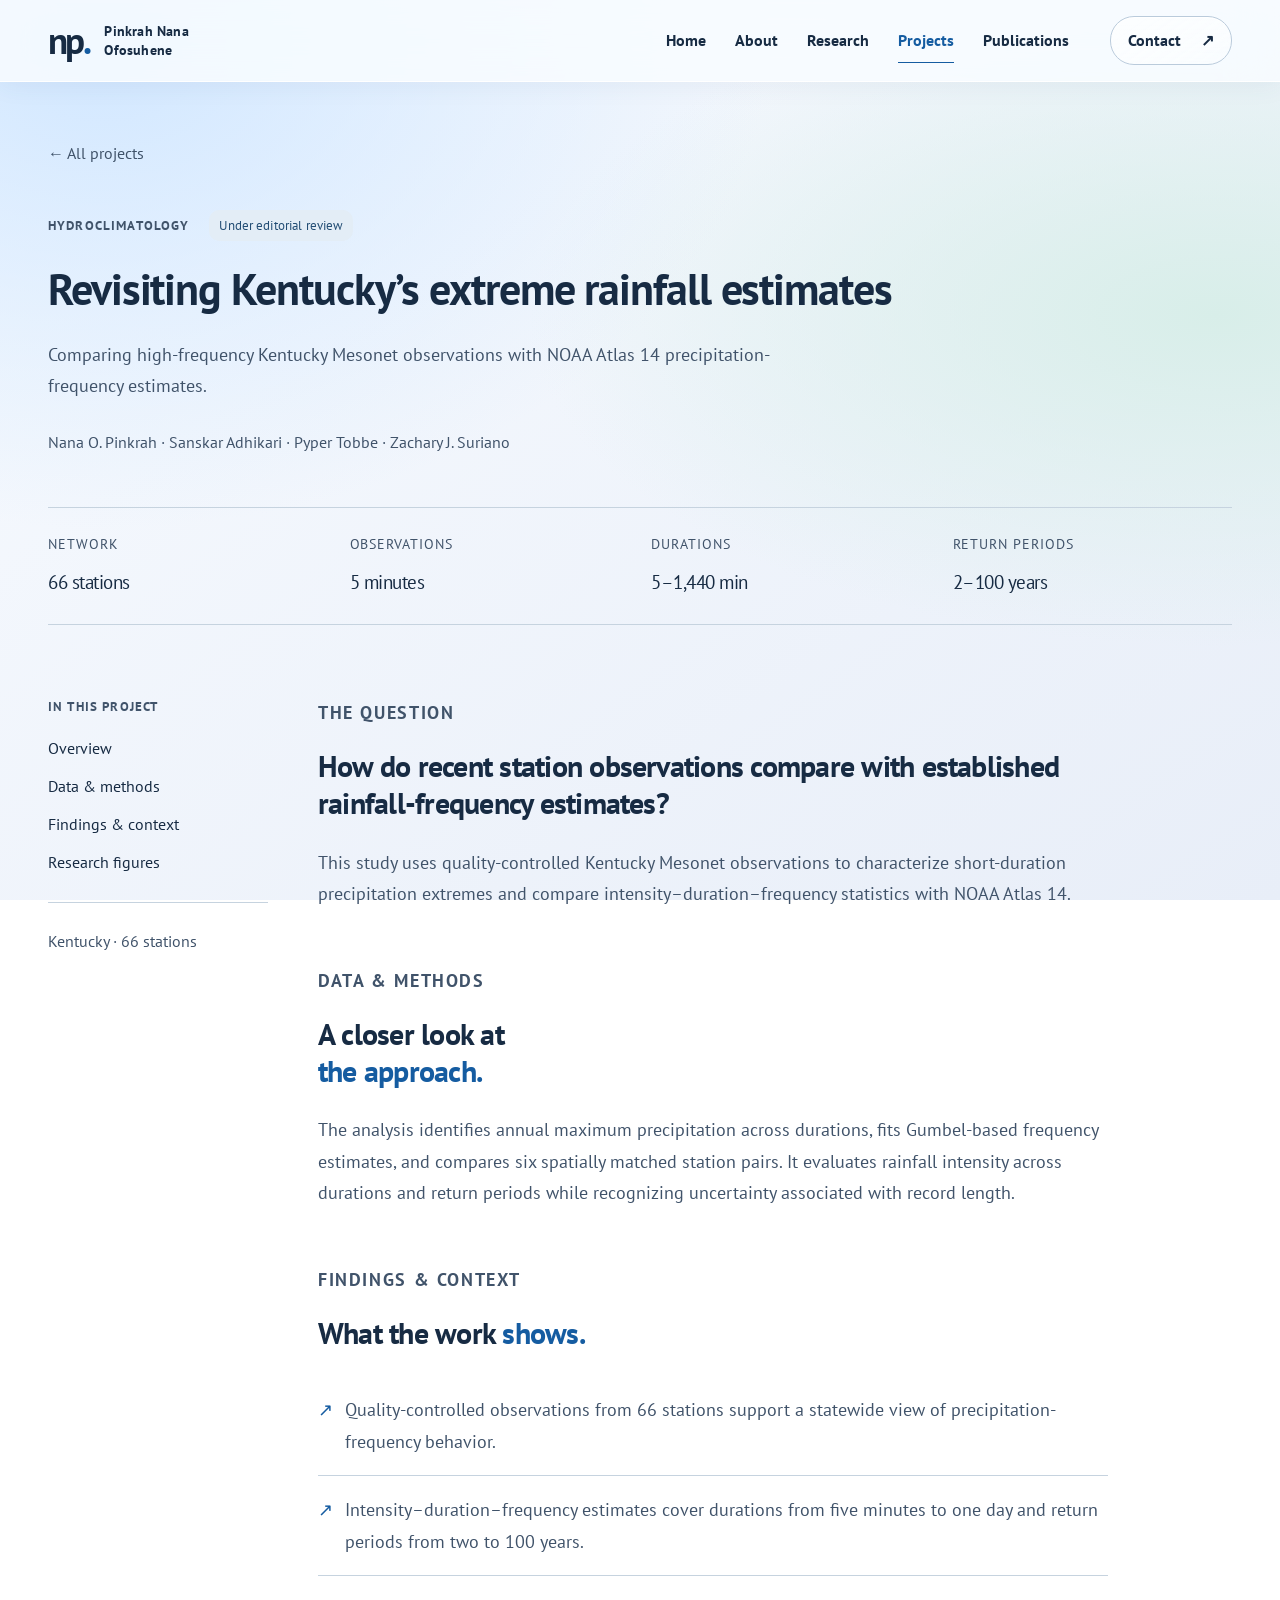
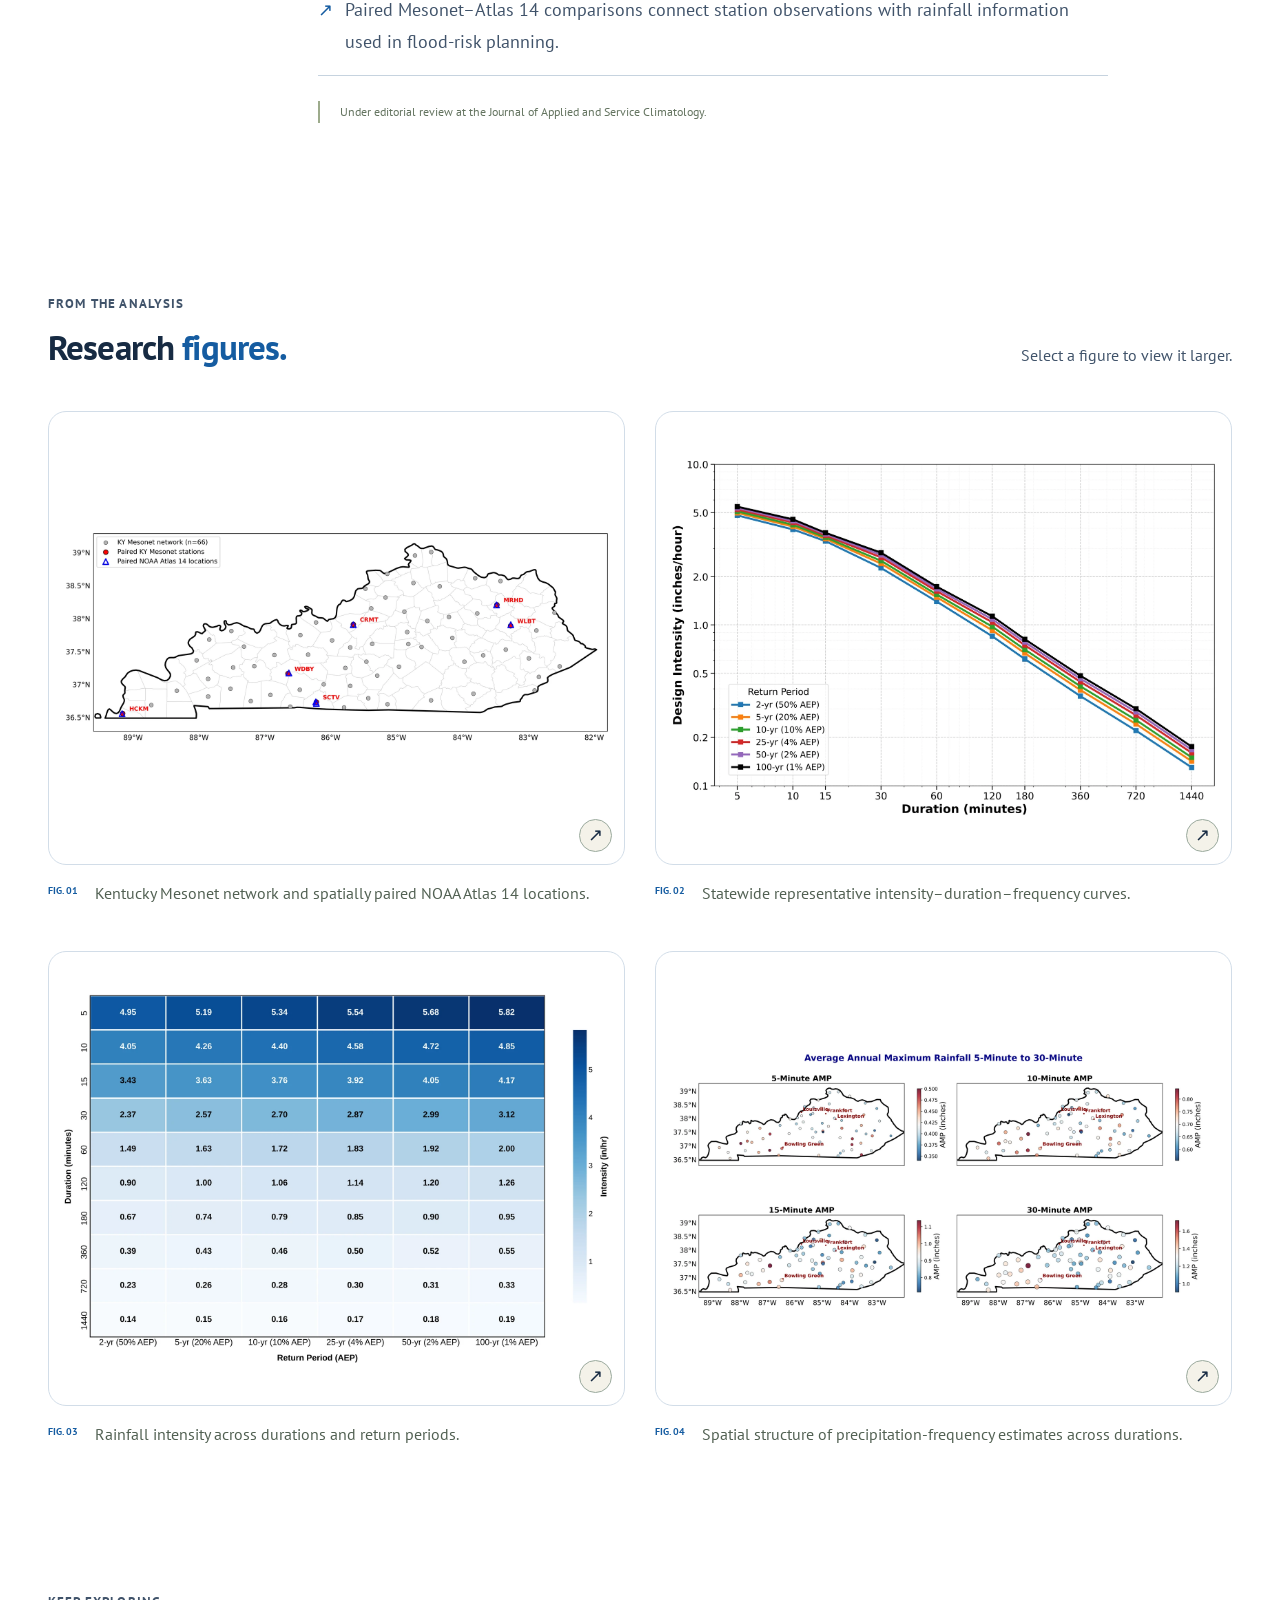
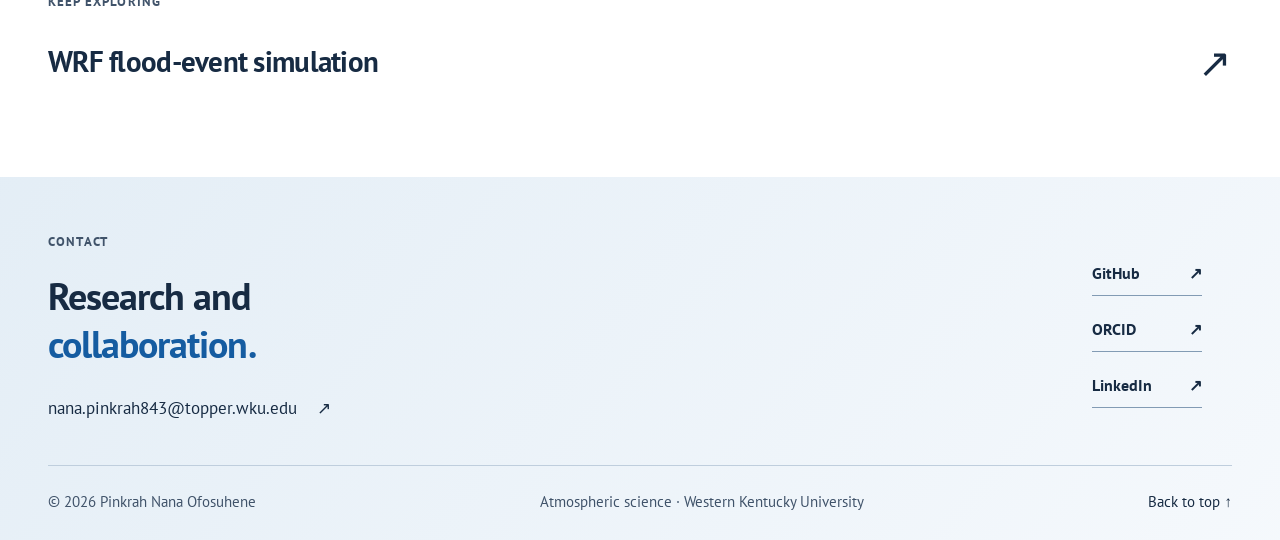
<file: hydro-project.html>
<!doctype html>
<html lang="en"><head><meta charset="utf-8"><meta name="viewport" content="width=device-width, initial-scale=1"><title>Rainfall frequency in Kentucky | Pinkrah Nana Ofosuhene</title><meta name="description" content="Comparing high-frequency Kentucky Mesonet observations with NOAA Atlas 14 precipitation-frequency estimates."><link rel="canonical" href="https://pinkrahnanaofosuhene.github.io/hydro-project.html"><meta name="theme-color" content="#102e33"><meta property="og:type" content="website"><meta property="og:site_name" content="Pinkrah Nana Ofosuhene"><meta property="og:title" content="Rainfall frequency in Kentucky | Pinkrah Nana Ofosuhene"><meta property="og:description" content="Comparing high-frequency Kentucky Mesonet observations with NOAA Atlas 14 precipitation-frequency estimates."><meta property="og:url" content="https://pinkrahnanaofosuhene.github.io/hydro-project.html"><meta property="og:image" content="https://pinkrahnanaofosuhene.github.io/images/social-preview.png"><meta property="og:image:width" content="1200"><meta property="og:image:height" content="630"><meta name="twitter:card" content="summary_large_image"><meta name="twitter:title" content="Rainfall frequency in Kentucky | Pinkrah Nana Ofosuhene"><meta name="twitter:description" content="Comparing high-frequency Kentucky Mesonet observations with NOAA Atlas 14 precipitation-frequency estimates."><meta name="twitter:image" content="https://pinkrahnanaofosuhene.github.io/images/social-preview.png"><link rel="icon" type="image/svg+xml" href="favicon.svg"><link rel="preconnect" href="https://fonts.googleapis.com"><link rel="preconnect" href="https://fonts.gstatic.com" crossorigin><link href="https://fonts.googleapis.com/css2?family=PT+Sans:wght@400;700&display=swap" rel="stylesheet"><link rel="stylesheet" href="styles.css"><script type="application/ld+json">{"@context": "https://schema.org", "@type": "WebPage", "name": "Rainfall frequency in Kentucky | Pinkrah Nana Ofosuhene", "url": "https://pinkrahnanaofosuhene.github.io/hydro-project.html", "description": "Comparing high-frequency Kentucky Mesonet observations with NOAA Atlas 14 precipitation-frequency estimates."}</script><script src="script.js" defer></script></head>
<body id="top" class="project-page"><a class="skip-link" href="#main">Skip to content</a>
 <header class="site-header"><div class="nav-shell"><a class="brand" href="index.html"><span class="brand-mark" aria-hidden="true">np<span>.</span></span><span class="brand-name">Pinkrah Nana<br>Ofosuhene</span></a>
 <button class="menu-toggle" aria-expanded="false" aria-controls="primary-nav" aria-label="Open navigation"><span></span><span></span></button>
 <nav id="primary-nav" aria-label="Main navigation"><a href="index.html">Home</a><a href="index.html#about">About</a><a href="research.html">Research</a><a href="projects.html" aria-current="page">Projects</a><a href="publications.html">Publications</a><a class="nav-contact" href="mailto:nana.pinkrah843@topper.wku.edu">Contact <span aria-hidden="true">↗</span></a></nav></div></header><main id="main" tabindex="-1"><section class="project-intro container"><a href="projects.html" class="back-link">← All projects</a><div class="project-title-meta"><p class="eyebrow">Hydroclimatology</p><span class="status">Under editorial review</span></div><h1>Revisiting Kentucky’s extreme rainfall estimates</h1><p class="project-deck">Comparing high-frequency Kentucky Mesonet observations with NOAA Atlas 14 precipitation-frequency estimates.</p><p class="author-line">Nana O. Pinkrah · Sanskar Adhikari · Pyper Tobbe · Zachary J. Suriano</p></section><section class="container"><dl class="project-facts"><div><dt>Network</dt><dd>66 stations</dd></div><div><dt>Observations</dt><dd>5 minutes</dd></div><div><dt>Durations</dt><dd>5–1,440 min</dd></div><div><dt>Return periods</dt><dd>2–100 years</dd></div></dl></section><section class="section container project-narrative"><aside class="project-toc"><p class="eyebrow">In this project</p><a href="#overview">Overview</a><a href="#methods">Data & methods</a><a href="#findings">Findings & context</a><a href="#figures">Research figures</a><p class="project-scope">Kentucky · 66 stations</p></aside><div class="prose"><section id="overview"><p class="eyebrow">The question</p><h2>How do recent station observations compare with established rainfall-frequency estimates?</h2><p>This study uses quality-controlled Kentucky Mesonet observations to characterize short-duration precipitation extremes and compare intensity–duration–frequency statistics with NOAA Atlas 14.</p></section><section id="methods"><p class="eyebrow">Data & methods</p><h2>A closer look at<br><em>the approach.</em></h2><p>The analysis identifies annual maximum precipitation across durations, fits Gumbel-based frequency estimates, and compares six spatially matched station pairs. It evaluates rainfall intensity across durations and return periods while recognizing uncertainty associated with record length.</p></section><section id="findings"><p class="eyebrow">Findings & context</p><h2>What the work <em>shows.</em></h2><ul class="findings-list"><li>Quality-controlled observations from 66 stations support a statewide view of precipitation-frequency behavior.</li><li>Intensity–duration–frequency estimates cover durations from five minutes to one day and return periods from two to 100 years.</li><li>Paired Mesonet–Atlas 14 comparisons connect station observations with rainfall information used in flood-risk planning.</li></ul><p class="research-note">Under editorial review at the Journal of Applied and Service Climatology.</p></section></div></section><section class="figure-section" id="figures"><div class="container"><div class="section-heading"><div><p class="eyebrow">From the analysis</p><h2>Research <em>figures.</em></h2></div><p class="figure-hint">Select a figure to view it larger.</p></div><div class="figure-grid"><figure><a class="figure-expand" href="images/web/hydro_study_area_paired_locations.webp" data-caption="Kentucky Mesonet network and spatially paired NOAA Atlas 14 locations."><img src="images/web/hydro_study_area_paired_locations.webp" width="1600" height="630" alt="Kentucky Mesonet network and spatially paired NOAA Atlas 14 locations." class="" loading="lazy" decoding="async" /><span class="figure-zoom" aria-hidden="true">↗</span></a><figcaption><span>FIG. 01</span>Kentucky Mesonet network and spatially paired NOAA Atlas 14 locations.</figcaption></figure><figure><a class="figure-expand" href="images/web/hydro_statewide_representative_idf_curve.webp" data-caption="Statewide representative intensity–duration–frequency curves."><img src="images/web/hydro_statewide_representative_idf_curve.webp" width="1600" height="1057" alt="Statewide representative intensity–duration–frequency curves." class="" loading="lazy" decoding="async" /><span class="figure-zoom" aria-hidden="true">↗</span></a><figcaption><span>FIG. 02</span>Statewide representative intensity–duration–frequency curves.</figcaption></figure><figure><a class="figure-expand" href="images/web/hydro_idf_heatmap.webp" data-caption="Rainfall intensity across durations and return periods."><img src="images/web/hydro_idf_heatmap.webp" width="1600" height="1086" alt="Rainfall intensity across durations and return periods." class="" loading="lazy" decoding="async" /><span class="figure-zoom" aria-hidden="true">↗</span></a><figcaption><span>FIG. 03</span>Rainfall intensity across durations and return periods.</figcaption></figure><figure><a class="figure-expand" href="images/web/hydro_spatial_multidur.webp" data-caption="Spatial structure of precipitation-frequency estimates across durations."><img src="images/web/hydro_spatial_multidur.webp" width="1600" height="1000" alt="Spatial structure of precipitation-frequency estimates across durations." class="" loading="lazy" decoding="async" /><span class="figure-zoom" aria-hidden="true">↗</span></a><figcaption><span>FIG. 04</span>Spatial structure of precipitation-frequency estimates across durations.</figcaption></figure></div></div></section><section class="container next-project"><p class="eyebrow">Keep exploring</p><a href="wrf-project.html"><h2>WRF flood-event simulation</h2><span aria-hidden="true">↗</span></a></section></main><footer class="site-footer"><div class="container"><div class="footer-top"><div><p class="eyebrow">Contact</p><h2>Research and<br><em>collaboration.</em></h2><a class="footer-email" href="mailto:nana.pinkrah843@topper.wku.edu">nana.pinkrah843@topper.wku.edu <span aria-hidden="true">↗</span></a></div><div class="footer-social"><a class="text-link" href="https://github.com/PinkrahNanaOfosuhene" target="_blank" rel="noopener noreferrer">GitHub<span aria-hidden="true"> ↗</span></a><a class="text-link" href="https://orcid.org/0009-0009-3424-8411" target="_blank" rel="noopener noreferrer">ORCID<span aria-hidden="true"> ↗</span></a><a class="text-link" href="https://linkedin.com/in/nana-pinkrah-4a4a73212" target="_blank" rel="noopener noreferrer">LinkedIn<span aria-hidden="true"> ↗</span></a></div></div><div class="footer-bottom"><span>© 2026 Pinkrah Nana Ofosuhene</span><span>Atmospheric science · Western Kentucky University</span><a href="#top">Back to top ↑</a></div></div></footer><dialog class="figure-dialog" aria-labelledby="figure-dialog-title"><button class="dialog-close" aria-label="Close expanded figure">Close ×</button><h2 id="figure-dialog-title" class="sr-only">Research figure</h2><img alt=""><p></p></dialog></body></html>
</file>
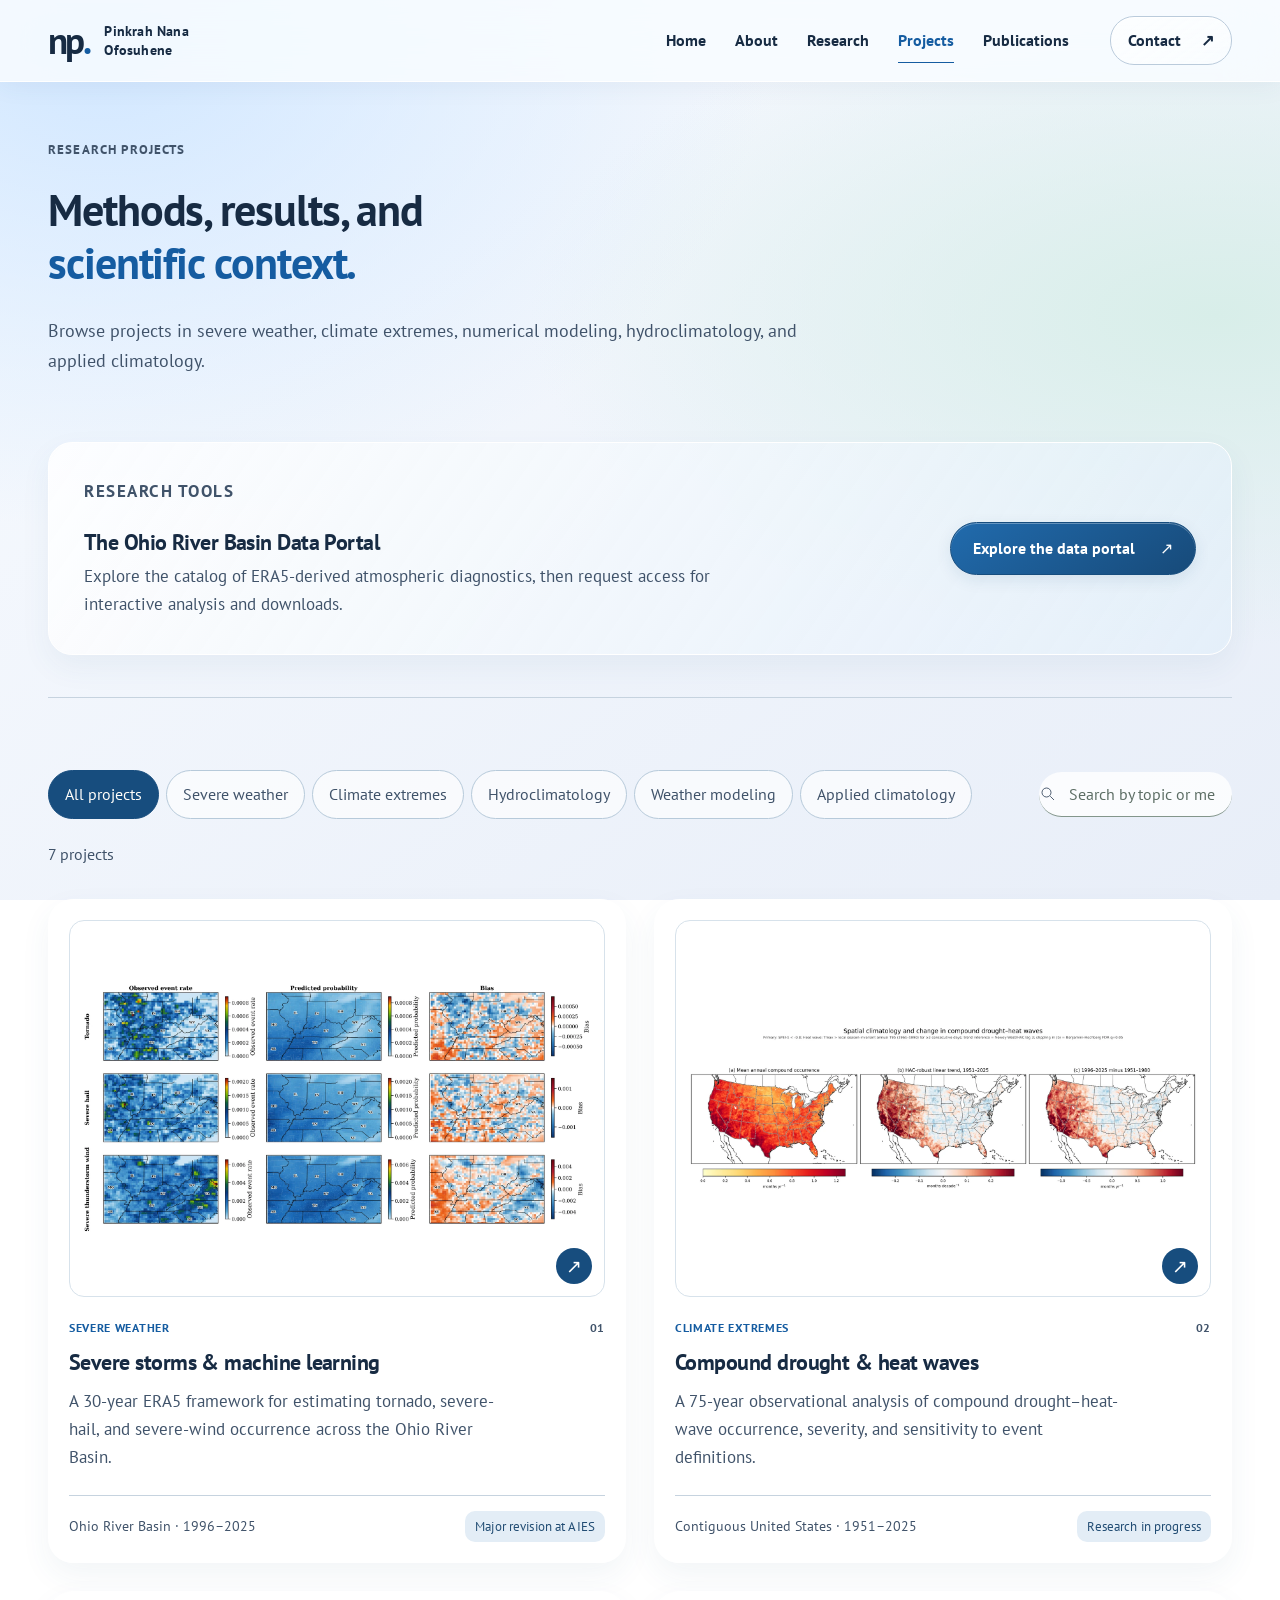
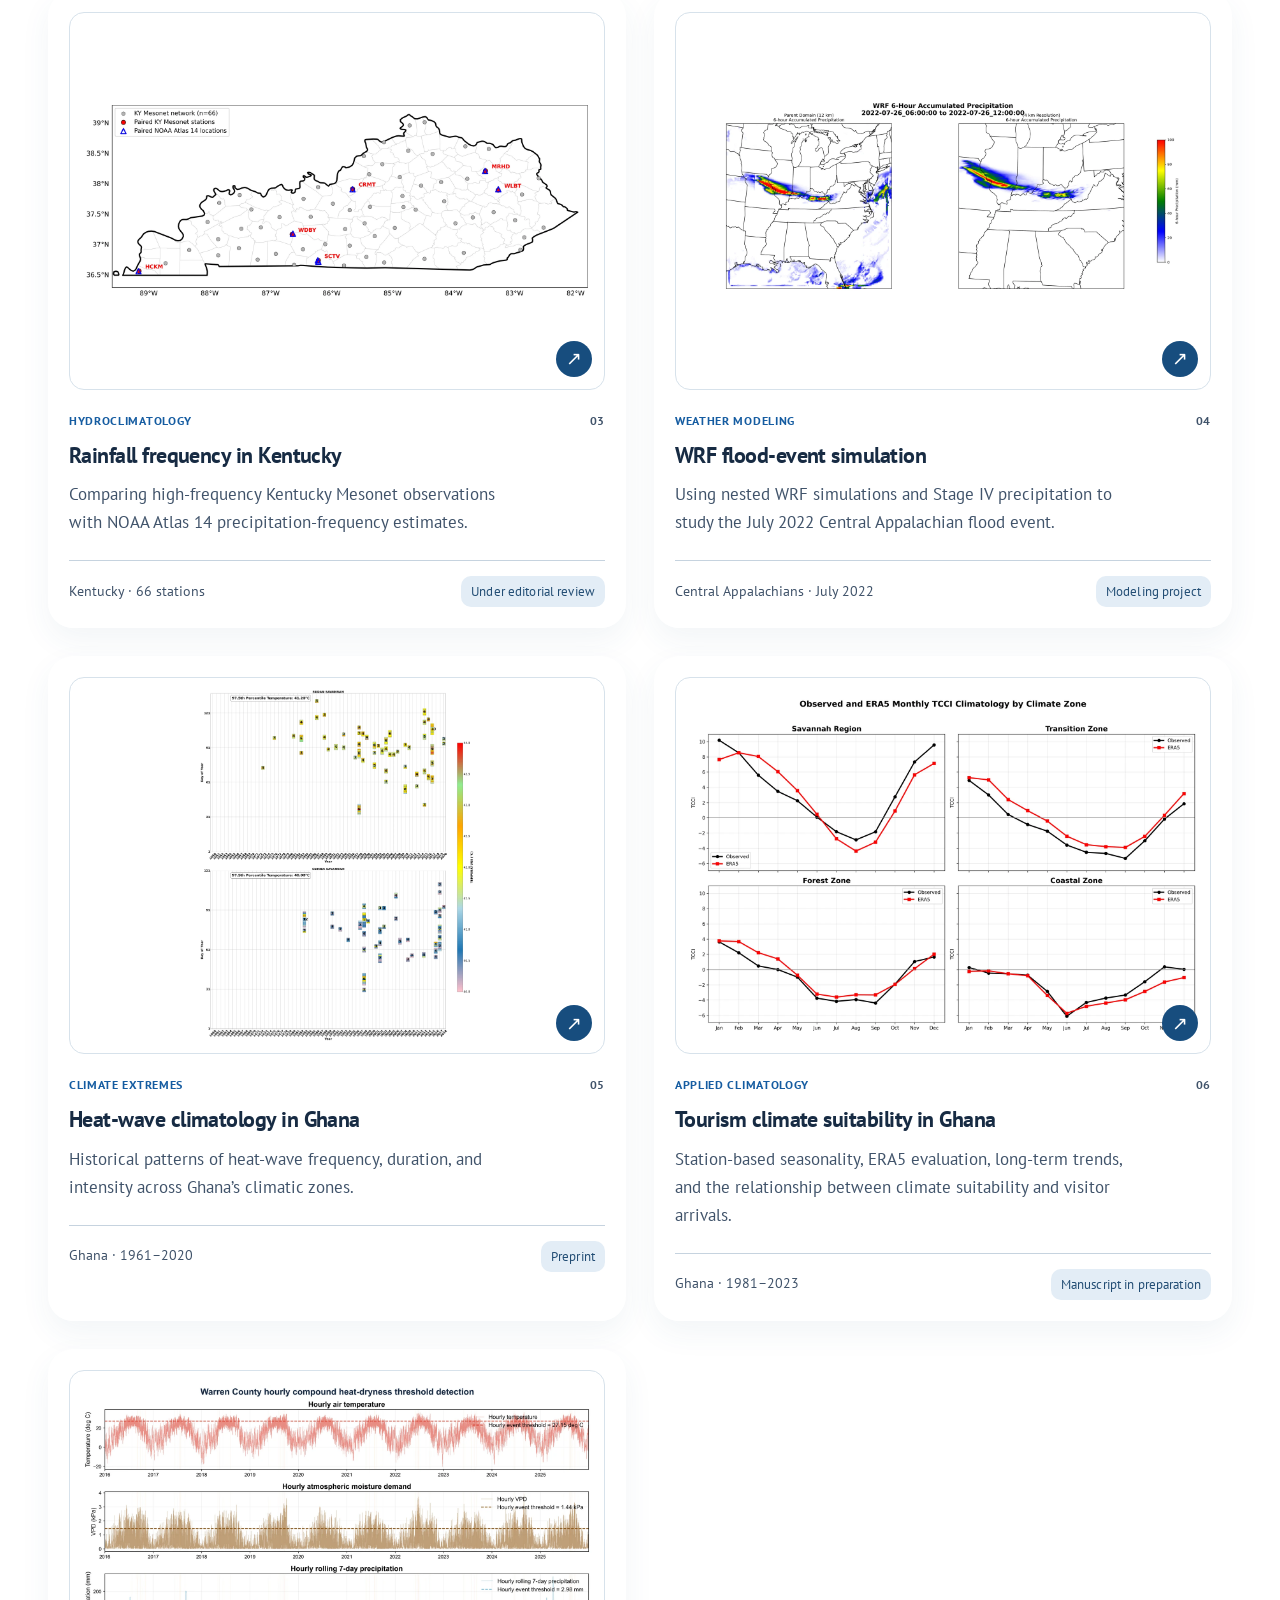
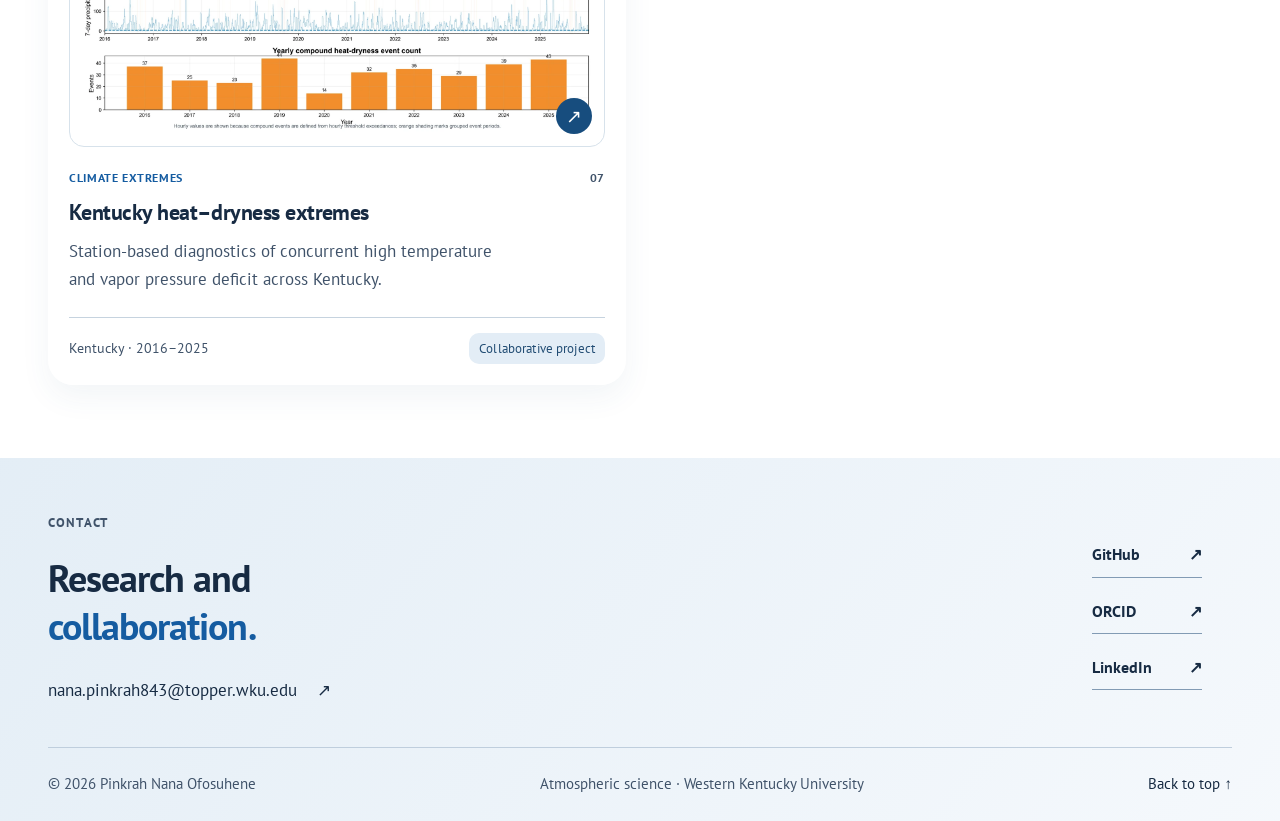
<file: projects.html>
<!doctype html>
<html lang="en"><head><meta charset="utf-8"><meta name="viewport" content="width=device-width, initial-scale=1"><title>Research Projects | Pinkrah Nana Ofosuhene</title><meta name="description" content="Research projects in severe-storm prediction, compound drought and heat waves, WRF modeling, rainfall frequency, Ghana heat waves, and tourism climatology."><link rel="canonical" href="https://pinkrahnanaofosuhene.github.io/projects.html"><meta name="theme-color" content="#102e33"><meta property="og:type" content="website"><meta property="og:site_name" content="Pinkrah Nana Ofosuhene"><meta property="og:title" content="Research Projects | Pinkrah Nana Ofosuhene"><meta property="og:description" content="Research projects in severe-storm prediction, compound drought and heat waves, WRF modeling, rainfall frequency, Ghana heat waves, and tourism climatology."><meta property="og:url" content="https://pinkrahnanaofosuhene.github.io/projects.html"><meta property="og:image" content="https://pinkrahnanaofosuhene.github.io/images/social-preview.png"><meta property="og:image:width" content="1200"><meta property="og:image:height" content="630"><meta name="twitter:card" content="summary_large_image"><meta name="twitter:title" content="Research Projects | Pinkrah Nana Ofosuhene"><meta name="twitter:description" content="Research projects in severe-storm prediction, compound drought and heat waves, WRF modeling, rainfall frequency, Ghana heat waves, and tourism climatology."><meta name="twitter:image" content="https://pinkrahnanaofosuhene.github.io/images/social-preview.png"><link rel="icon" type="image/svg+xml" href="favicon.svg"><link rel="preconnect" href="https://fonts.googleapis.com"><link rel="preconnect" href="https://fonts.gstatic.com" crossorigin><link href="https://fonts.googleapis.com/css2?family=PT+Sans:wght@400;700&display=swap" rel="stylesheet"><link rel="stylesheet" href="styles.css"><script type="application/ld+json">{"@context": "https://schema.org", "@type": "WebPage", "name": "Research Projects | Pinkrah Nana Ofosuhene", "url": "https://pinkrahnanaofosuhene.github.io/projects.html", "description": "Research projects in severe-storm prediction, compound drought and heat waves, WRF modeling, rainfall frequency, Ghana heat waves, and tourism climatology."}</script><script src="script.js" defer></script></head>
<body id="top" class=""><a class="skip-link" href="#main">Skip to content</a>
 <header class="site-header"><div class="nav-shell"><a class="brand" href="index.html"><span class="brand-mark" aria-hidden="true">np<span>.</span></span><span class="brand-name">Pinkrah Nana<br>Ofosuhene</span></a>
 <button class="menu-toggle" aria-expanded="false" aria-controls="primary-nav" aria-label="Open navigation"><span></span><span></span></button>
 <nav id="primary-nav" aria-label="Main navigation"><a href="index.html">Home</a><a href="index.html#about">About</a><a href="research.html">Research</a><a href="projects.html" aria-current="page">Projects</a><a href="publications.html">Publications</a><a class="nav-contact" href="mailto:nana.pinkrah843@topper.wku.edu">Contact <span aria-hidden="true">↗</span></a></nav></div></header><main id="main" tabindex="-1"><section class="page-intro container"><p class="eyebrow">Research projects</p><h1>Methods, results, and<br><em>scientific context.</em></h1><p class="intro-text">Browse projects in severe weather, climate extremes, numerical modeling, hydroclimatology, and applied climatology.</p><aside class="portal-band"><div><p class="eyebrow">Research tools</p><h3>The Ohio River Basin Data Portal</h3><p>Explore the catalog of ERA5-derived atmospheric diagnostics, then request access for interactive analysis and downloads.</p></div><a class="button" href="https://orb-portal.vercel.app" target="_blank" rel="noopener noreferrer">Explore the data portal<span aria-hidden="true"> ↗</span></a></aside></section><section class="container section projects-section"><div class="project-toolbar"><div class="filter-group" role="group" aria-label="Filter projects by research area"><button class="filter-button" data-filter="All projects" aria-pressed="true">All projects</button><button class="filter-button" data-filter="Severe weather" aria-pressed="false">Severe weather</button><button class="filter-button" data-filter="Climate extremes" aria-pressed="false">Climate extremes</button><button class="filter-button" data-filter="Hydroclimatology" aria-pressed="false">Hydroclimatology</button><button class="filter-button" data-filter="Weather modeling" aria-pressed="false">Weather modeling</button><button class="filter-button" data-filter="Applied climatology" aria-pressed="false">Applied climatology</button></div><label class="project-search"><span class="sr-only">Search projects</span><svg viewBox="0 0 24 24" width="18" height="18" fill="none" stroke="currentColor" aria-hidden="true"><circle cx="10" cy="10" r="6"/><path d="m15 15 5 5"/></svg><input type="search" placeholder="Search by topic or method" autocomplete="off"></label></div><p class="results-count" role="status" aria-live="polite">7 projects</p><div class="project-grid"><article class="project-card" data-category="Severe weather" data-search="severe storms &amp; machine learning a 30-year era5 framework for estimating tornado, severe-hail, and severe-wind occurrence across the ohio river basin. ohio river basin · 1996–2025 severe weather"><a class="project-image" href="climbs-project.html"><img src="images/web/storm-spatial-verification.webp" width="1600" height="788" alt="Observed event rates, XGBoost probabilities, and bias for tornado, hail, and wind" class="" loading="lazy" decoding="async" /><span class="image-arrow" aria-hidden="true">↗</span></a><div class="project-card-body"><div class="project-meta"><span>Severe weather</span><span>01</span></div><h3><a href="climbs-project.html">Severe storms &amp; machine learning</a></h3><p>A 30-year ERA5 framework for estimating tornado, severe-hail, and severe-wind occurrence across the Ohio River Basin.</p><div class="project-card-foot"><span>Ohio River Basin · 1996–2025</span><span class="status">Major revision at AIES</span></div></div></article><article class="project-card" data-category="Climate extremes" data-search="compound drought &amp; heat waves a 75-year observational analysis of compound drought–heat-wave occurrence, severity, and sensitivity to event definitions. contiguous united states · 1951–2025 climate extremes"><a class="project-image" href="conus-drought-heatwave.html"><img src="images/web/conus-compound-geography.webp" width="1600" height="526" alt="Maps of compound drought and heat-wave occurrence and long-term change across the contiguous United States" class="" loading="lazy" decoding="async" /><span class="image-arrow" aria-hidden="true">↗</span></a><div class="project-card-body"><div class="project-meta"><span>Climate extremes</span><span>02</span></div><h3><a href="conus-drought-heatwave.html">Compound drought &amp; heat waves</a></h3><p>A 75-year observational analysis of compound drought–heat-wave occurrence, severity, and sensitivity to event definitions.</p><div class="project-card-foot"><span>Contiguous United States · 1951–2025</span><span class="status">Research in progress</span></div></div></article><article class="project-card" data-category="Hydroclimatology" data-search="rainfall frequency in kentucky comparing high-frequency kentucky mesonet observations with noaa atlas 14 precipitation-frequency estimates. kentucky · 66 stations hydroclimatology"><a class="project-image" href="hydro-project.html"><img src="images/web/hydro_study_area_paired_locations.webp" width="1600" height="630" alt="Kentucky Mesonet locations paired with NOAA Atlas 14 stations" class="" loading="lazy" decoding="async" /><span class="image-arrow" aria-hidden="true">↗</span></a><div class="project-card-body"><div class="project-meta"><span>Hydroclimatology</span><span>03</span></div><h3><a href="hydro-project.html">Rainfall frequency in Kentucky</a></h3><p>Comparing high-frequency Kentucky Mesonet observations with NOAA Atlas 14 precipitation-frequency estimates.</p><div class="project-card-foot"><span>Kentucky · 66 stations</span><span class="status">Under editorial review</span></div></div></article><article class="project-card" data-category="Weather modeling" data-search="wrf flood-event simulation using nested wrf simulations and stage iv precipitation to study the july 2022 central appalachian flood event. central appalachians · july 2022 weather modeling"><a class="project-image" href="wrf-project.html"><img src="images/web/wrf_precip_06-12_jul26.webp" width="1600" height="640" alt="WRF six-hour precipitation accumulation for the July 2022 Appalachian flood event" class="" loading="lazy" decoding="async" /><span class="image-arrow" aria-hidden="true">↗</span></a><div class="project-card-body"><div class="project-meta"><span>Weather modeling</span><span>04</span></div><h3><a href="wrf-project.html">WRF flood-event simulation</a></h3><p>Using nested WRF simulations and Stage IV precipitation to study the July 2022 Central Appalachian flood event.</p><div class="project-card-foot"><span>Central Appalachians · July 2022</span><span class="status">Modeling project</span></div></div></article><article class="project-card" data-category="Climate extremes" data-search="heat-wave climatology in ghana historical patterns of heat-wave frequency, duration, and intensity across ghana’s climatic zones. ghana · 1961–2020 climate extremes"><a class="project-image" href="heatwave-project.html"><img src="images/web/heatwave_ssrn_p17_01.webp" width="1600" height="2051" alt="Heat-wave frequency diagnostics across Ghana" class="" loading="lazy" decoding="async" /><span class="image-arrow" aria-hidden="true">↗</span></a><div class="project-card-body"><div class="project-meta"><span>Climate extremes</span><span>05</span></div><h3><a href="heatwave-project.html">Heat-wave climatology in Ghana</a></h3><p>Historical patterns of heat-wave frequency, duration, and intensity across Ghana’s climatic zones.</p><div class="project-card-foot"><span>Ghana · 1961–2020</span><span class="status">Preprint</span></div></div></article><article class="project-card" data-category="Applied climatology" data-search="tourism climate suitability in ghana station-based seasonality, era5 evaluation, long-term trends, and the relationship between climate suitability and visitor arrivals. ghana · 1981–2023 applied climatology"><a class="project-image" href="tcci-project.html"><img src="images/web/tcci-era5-validation.webp" width="1600" height="1058" alt="Monthly station and ERA5 Tourism Climate Comfort Index by climatic zone" class="" loading="lazy" decoding="async" /><span class="image-arrow" aria-hidden="true">↗</span></a><div class="project-card-body"><div class="project-meta"><span>Applied climatology</span><span>06</span></div><h3><a href="tcci-project.html">Tourism climate suitability in Ghana</a></h3><p>Station-based seasonality, ERA5 evaluation, long-term trends, and the relationship between climate suitability and visitor arrivals.</p><div class="project-card-foot"><span>Ghana · 1981–2023</span><span class="status">Manuscript in preparation</span></div></div></article><article class="project-card" data-category="Climate extremes" data-search="kentucky heat–dryness extremes station-based diagnostics of concurrent high temperature and vapor pressure deficit across kentucky. kentucky · 2016–2025 climate extremes"><a class="project-image" href="compound-heat-dryness.html"><img src="images/web/compound_threshold_timeseries.webp" width="1600" height="1090" alt="Temperature and vapor pressure deficit thresholds in Kentucky Mesonet observations" class="" loading="lazy" decoding="async" /><span class="image-arrow" aria-hidden="true">↗</span></a><div class="project-card-body"><div class="project-meta"><span>Climate extremes</span><span>07</span></div><h3><a href="compound-heat-dryness.html">Kentucky heat–dryness extremes</a></h3><p>Station-based diagnostics of concurrent high temperature and vapor pressure deficit across Kentucky.</p><div class="project-card-foot"><span>Kentucky · 2016–2025</span><span class="status">Collaborative project</span></div></div></article></div><p class="empty-state" hidden>No projects match your search. Try another term or research area.</p></section></main><footer class="site-footer"><div class="container"><div class="footer-top"><div><p class="eyebrow">Contact</p><h2>Research and<br><em>collaboration.</em></h2><a class="footer-email" href="mailto:nana.pinkrah843@topper.wku.edu">nana.pinkrah843@topper.wku.edu <span aria-hidden="true">↗</span></a></div><div class="footer-social"><a class="text-link" href="https://github.com/PinkrahNanaOfosuhene" target="_blank" rel="noopener noreferrer">GitHub<span aria-hidden="true"> ↗</span></a><a class="text-link" href="https://orcid.org/0009-0009-3424-8411" target="_blank" rel="noopener noreferrer">ORCID<span aria-hidden="true"> ↗</span></a><a class="text-link" href="https://linkedin.com/in/nana-pinkrah-4a4a73212" target="_blank" rel="noopener noreferrer">LinkedIn<span aria-hidden="true"> ↗</span></a></div></div><div class="footer-bottom"><span>© 2026 Pinkrah Nana Ofosuhene</span><span>Atmospheric science · Western Kentucky University</span><a href="#top">Back to top ↑</a></div></div></footer><dialog class="figure-dialog" aria-labelledby="figure-dialog-title"><button class="dialog-close" aria-label="Close expanded figure">Close ×</button><h2 id="figure-dialog-title" class="sr-only">Research figure</h2><img alt=""><p></p></dialog></body></html>
</file>
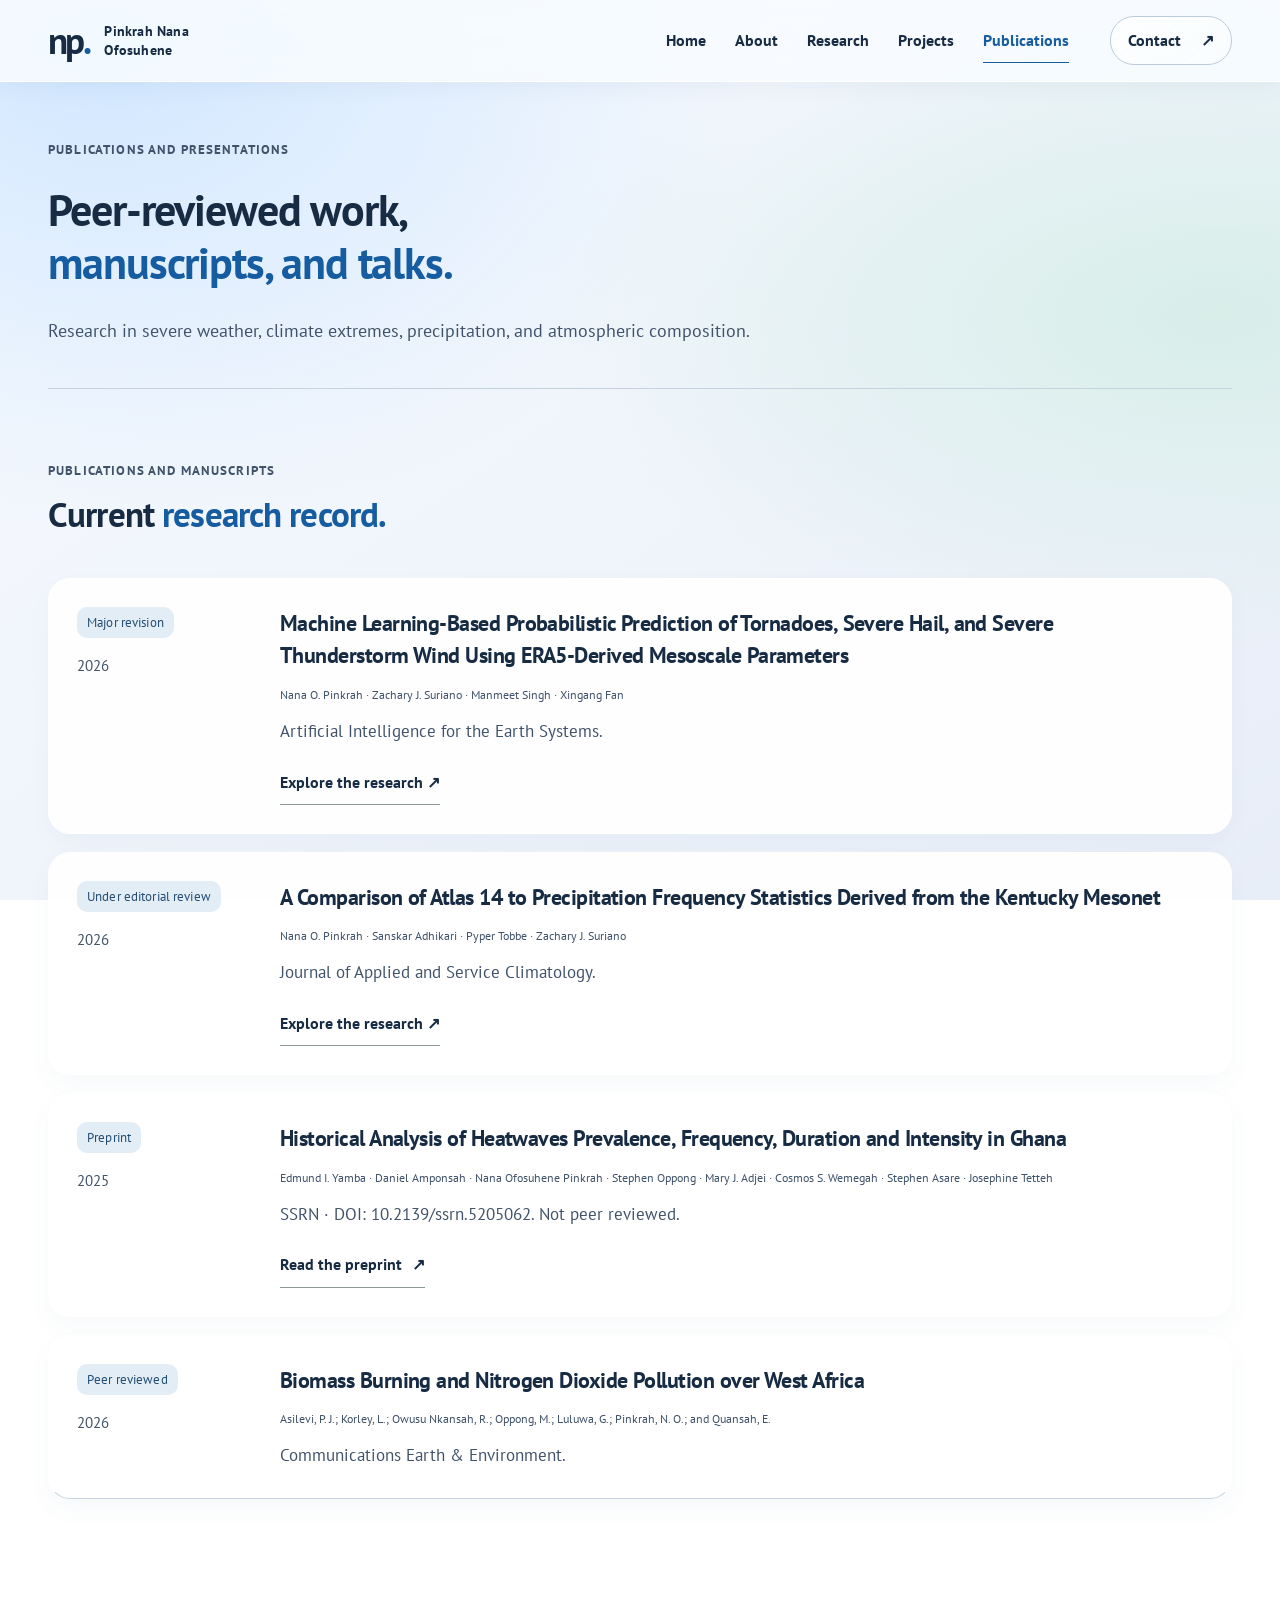
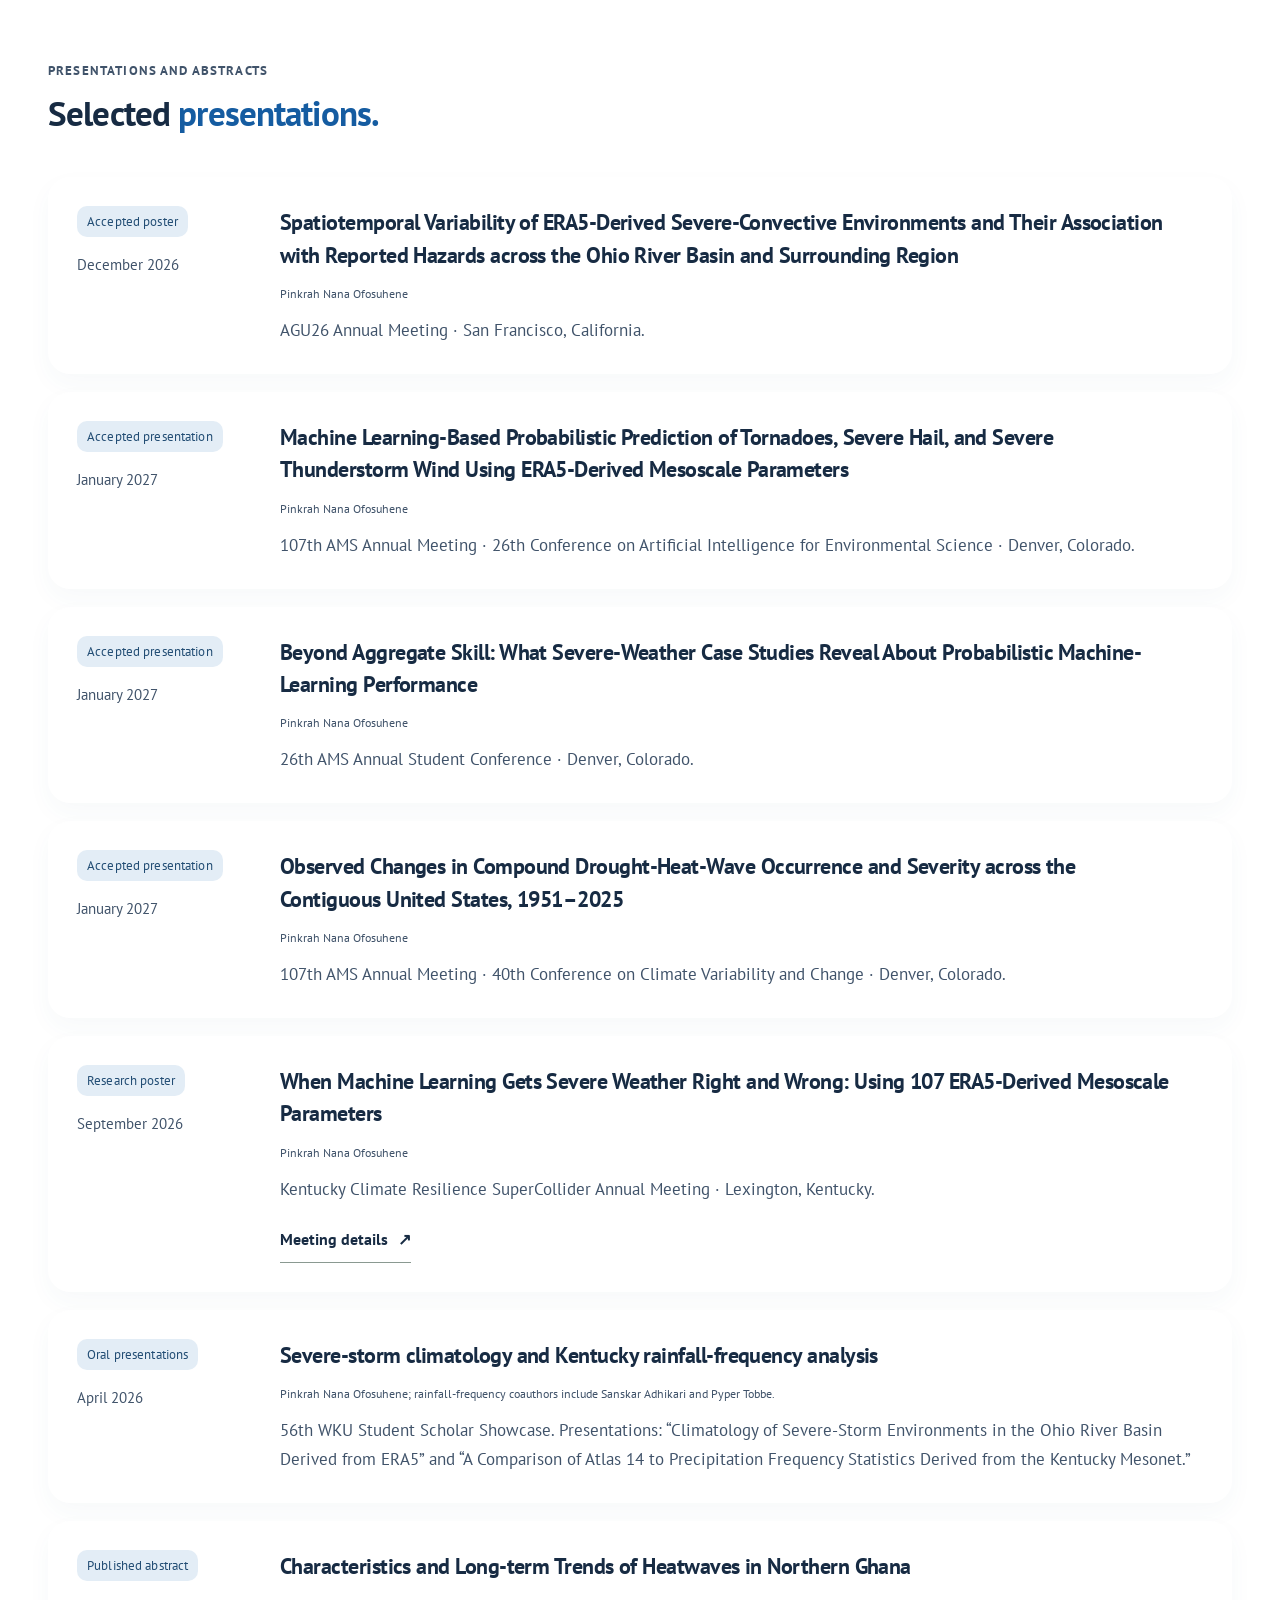
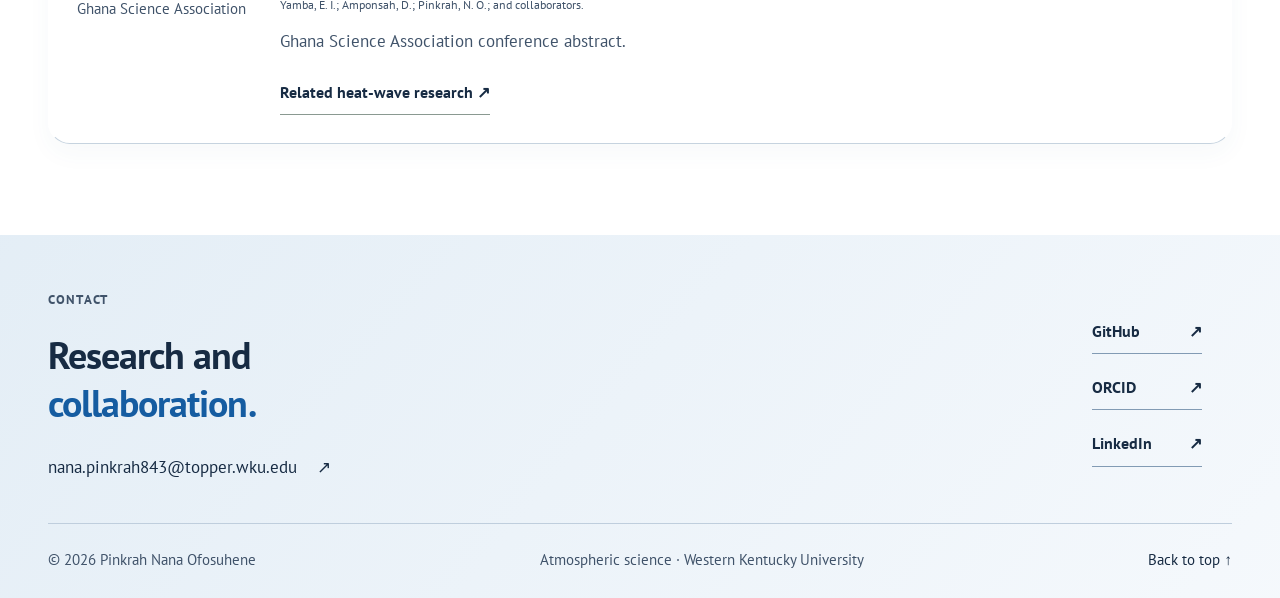
<file: publications.html>
<!doctype html>
<html lang="en"><head><meta charset="utf-8"><meta name="viewport" content="width=device-width, initial-scale=1"><title>Publications &amp; Presentations | Pinkrah Nana Ofosuhene</title><meta name="description" content="Peer-reviewed publications, manuscripts, preprints, and atmospheric-science presentations by Pinkrah Nana Ofosuhene."><link rel="canonical" href="https://pinkrahnanaofosuhene.github.io/publications.html"><meta name="theme-color" content="#102e33"><meta property="og:type" content="website"><meta property="og:site_name" content="Pinkrah Nana Ofosuhene"><meta property="og:title" content="Publications &amp; Presentations | Pinkrah Nana Ofosuhene"><meta property="og:description" content="Peer-reviewed publications, manuscripts, preprints, and atmospheric-science presentations by Pinkrah Nana Ofosuhene."><meta property="og:url" content="https://pinkrahnanaofosuhene.github.io/publications.html"><meta property="og:image" content="https://pinkrahnanaofosuhene.github.io/images/social-preview.png"><meta property="og:image:width" content="1200"><meta property="og:image:height" content="630"><meta name="twitter:card" content="summary_large_image"><meta name="twitter:title" content="Publications &amp; Presentations | Pinkrah Nana Ofosuhene"><meta name="twitter:description" content="Peer-reviewed publications, manuscripts, preprints, and atmospheric-science presentations by Pinkrah Nana Ofosuhene."><meta name="twitter:image" content="https://pinkrahnanaofosuhene.github.io/images/social-preview.png"><link rel="icon" type="image/svg+xml" href="favicon.svg"><link rel="preconnect" href="https://fonts.googleapis.com"><link rel="preconnect" href="https://fonts.gstatic.com" crossorigin><link href="https://fonts.googleapis.com/css2?family=PT+Sans:wght@400;700&display=swap" rel="stylesheet"><link rel="stylesheet" href="styles.css"><script type="application/ld+json">{"@context": "https://schema.org", "@type": "WebPage", "name": "Publications & Presentations | Pinkrah Nana Ofosuhene", "url": "https://pinkrahnanaofosuhene.github.io/publications.html", "description": "Peer-reviewed publications, manuscripts, preprints, and atmospheric-science presentations by Pinkrah Nana Ofosuhene."}</script><script src="script.js" defer></script></head>
<body id="top" class=""><a class="skip-link" href="#main">Skip to content</a>
 <header class="site-header"><div class="nav-shell"><a class="brand" href="index.html"><span class="brand-mark" aria-hidden="true">np<span>.</span></span><span class="brand-name">Pinkrah Nana<br>Ofosuhene</span></a>
 <button class="menu-toggle" aria-expanded="false" aria-controls="primary-nav" aria-label="Open navigation"><span></span><span></span></button>
 <nav id="primary-nav" aria-label="Main navigation"><a href="index.html">Home</a><a href="index.html#about">About</a><a href="research.html">Research</a><a href="projects.html">Projects</a><a href="publications.html" aria-current="page">Publications</a><a class="nav-contact" href="mailto:nana.pinkrah843@topper.wku.edu">Contact <span aria-hidden="true">↗</span></a></nav></div></header><main id="main" tabindex="-1"><section class="page-intro container"><p class="eyebrow">Publications and presentations</p><h1>Peer-reviewed work,<br><em>manuscripts, and talks.</em></h1><p class="intro-text">Research in severe weather, climate extremes, precipitation, and atmospheric composition.</p></section><section class="section container publication-section"><div class="section-heading"><div><p class="eyebrow">Publications and manuscripts</p><h2>Current <em>research record.</em></h2></div></div><article class="publication"><div class="publication-side"><span class="status">Major revision</span><span>2026</span></div><div class="publication-body"><h3>Machine Learning-Based Probabilistic Prediction of Tornadoes, Severe Hail, and Severe Thunderstorm Wind Using ERA5-Derived Mesoscale Parameters</h3><p class="publication-authors">Nana O. Pinkrah · Zachary J. Suriano · Manmeet Singh · Xingang Fan</p><p>Artificial Intelligence for the Earth Systems.</p><a class="text-link" href="climbs-project.html">Explore the research ↗</a></div></article><article class="publication"><div class="publication-side"><span class="status">Under editorial review</span><span>2026</span></div><div class="publication-body"><h3>A Comparison of Atlas 14 to Precipitation Frequency Statistics Derived from the Kentucky Mesonet</h3><p class="publication-authors">Nana O. Pinkrah · Sanskar Adhikari · Pyper Tobbe · Zachary J. Suriano</p><p>Journal of Applied and Service Climatology.</p><a class="text-link" href="hydro-project.html">Explore the research ↗</a></div></article><article class="publication"><div class="publication-side"><span class="status">Preprint</span><span>2025</span></div><div class="publication-body"><h3>Historical Analysis of Heatwaves Prevalence, Frequency, Duration and Intensity in Ghana</h3><p class="publication-authors">Edmund I. Yamba · Daniel Amponsah · Nana Ofosuhene Pinkrah · Stephen Oppong · Mary J. Adjei · Cosmos S. Wemegah · Stephen Asare · Josephine Tetteh</p><p>SSRN · DOI: 10.2139/ssrn.5205062. Not peer reviewed.</p><a class="text-link" href="https://papers.ssrn.com/sol3/papers.cfm?abstract_id=5205062" target="_blank" rel="noopener noreferrer">Read the preprint<span aria-hidden="true"> ↗</span></a></div></article><article class="publication"><div class="publication-side"><span class="status">Peer reviewed</span><span>2026</span></div><div class="publication-body"><h3>Biomass Burning and Nitrogen Dioxide Pollution over West Africa</h3><p class="publication-authors">Asilevi, P. J.; Korley, L.; Owusu Nkansah, R.; Oppong, M.; Luluwa, G.; Pinkrah, N. O.; and Quansah, E.</p><p>Communications Earth &amp; Environment.</p></div></article></section><section class="section container" id="presentations"><div class="section-heading"><div><p class="eyebrow">Presentations and abstracts</p><h2>Selected <em>presentations.</em></h2></div></div><article class="publication"><div class="publication-side"><span class="status">Accepted poster</span><span>December 2026</span></div><div class="publication-body"><h3>Spatiotemporal Variability of ERA5-Derived Severe-Convective Environments and Their Association with Reported Hazards across the Ohio River Basin and Surrounding Region</h3><p class="publication-authors">Pinkrah Nana Ofosuhene</p><p>AGU26 Annual Meeting · San Francisco, California.</p></div></article><article class="publication"><div class="publication-side"><span class="status">Accepted presentation</span><span>January 2027</span></div><div class="publication-body"><h3>Machine Learning-Based Probabilistic Prediction of Tornadoes, Severe Hail, and Severe Thunderstorm Wind Using ERA5-Derived Mesoscale Parameters</h3><p class="publication-authors">Pinkrah Nana Ofosuhene</p><p>107th AMS Annual Meeting · 26th Conference on Artificial Intelligence for Environmental Science · Denver, Colorado.</p></div></article><article class="publication"><div class="publication-side"><span class="status">Accepted presentation</span><span>January 2027</span></div><div class="publication-body"><h3>Beyond Aggregate Skill: What Severe-Weather Case Studies Reveal About Probabilistic Machine-Learning Performance</h3><p class="publication-authors">Pinkrah Nana Ofosuhene</p><p>26th AMS Annual Student Conference · Denver, Colorado.</p></div></article><article class="publication"><div class="publication-side"><span class="status">Accepted presentation</span><span>January 2027</span></div><div class="publication-body"><h3>Observed Changes in Compound Drought-Heat-Wave Occurrence and Severity across the Contiguous United States, 1951–2025</h3><p class="publication-authors">Pinkrah Nana Ofosuhene</p><p>107th AMS Annual Meeting · 40th Conference on Climate Variability and Change · Denver, Colorado.</p></div></article><article class="publication"><div class="publication-side"><span class="status">Research poster</span><span>September 2026</span></div><div class="publication-body"><h3>When Machine Learning Gets Severe Weather Right and Wrong: Using 107 ERA5-Derived Mesoscale Parameters</h3><p class="publication-authors">Pinkrah Nana Ofosuhene</p><p>Kentucky Climate Resilience SuperCollider Annual Meeting · Lexington, Kentucky.</p><a class="text-link" href="https://ky-nsf-epscor.azurewebsites.net/highlights-and-events/supercollider/" target="_blank" rel="noopener noreferrer">Meeting details<span aria-hidden="true"> ↗</span></a></div></article><article class="publication"><div class="publication-side"><span class="status">Oral presentations</span><span>April 2026</span></div><div class="publication-body"><h3>Severe-storm climatology and Kentucky rainfall-frequency analysis</h3><p class="publication-authors">Pinkrah Nana Ofosuhene; rainfall-frequency coauthors include Sanskar Adhikari and Pyper Tobbe.</p><p>56th WKU Student Scholar Showcase. Presentations: “Climatology of Severe-Storm Environments in the Ohio River Basin Derived from ERA5” and “A Comparison of Atlas 14 to Precipitation Frequency Statistics Derived from the Kentucky Mesonet.”</p></div></article><article class="publication"><div class="publication-side"><span class="status">Published abstract</span><span>Ghana Science Association</span></div><div class="publication-body"><h3>Characteristics and Long-term Trends of Heatwaves in Northern Ghana</h3><p class="publication-authors">Yamba, E. I.; Amponsah, D.; Pinkrah, N. O.; and collaborators.</p><p>Ghana Science Association conference abstract.</p><a class="text-link" href="heatwave-project.html">Related heat-wave research ↗</a></div></article></section></main><footer class="site-footer"><div class="container"><div class="footer-top"><div><p class="eyebrow">Contact</p><h2>Research and<br><em>collaboration.</em></h2><a class="footer-email" href="mailto:nana.pinkrah843@topper.wku.edu">nana.pinkrah843@topper.wku.edu <span aria-hidden="true">↗</span></a></div><div class="footer-social"><a class="text-link" href="https://github.com/PinkrahNanaOfosuhene" target="_blank" rel="noopener noreferrer">GitHub<span aria-hidden="true"> ↗</span></a><a class="text-link" href="https://orcid.org/0009-0009-3424-8411" target="_blank" rel="noopener noreferrer">ORCID<span aria-hidden="true"> ↗</span></a><a class="text-link" href="https://linkedin.com/in/nana-pinkrah-4a4a73212" target="_blank" rel="noopener noreferrer">LinkedIn<span aria-hidden="true"> ↗</span></a></div></div><div class="footer-bottom"><span>© 2026 Pinkrah Nana Ofosuhene</span><span>Atmospheric science · Western Kentucky University</span><a href="#top">Back to top ↑</a></div></div></footer><dialog class="figure-dialog" aria-labelledby="figure-dialog-title"><button class="dialog-close" aria-label="Close expanded figure">Close ×</button><h2 id="figure-dialog-title" class="sr-only">Research figure</h2><img alt=""><p></p></dialog></body></html>
</file>
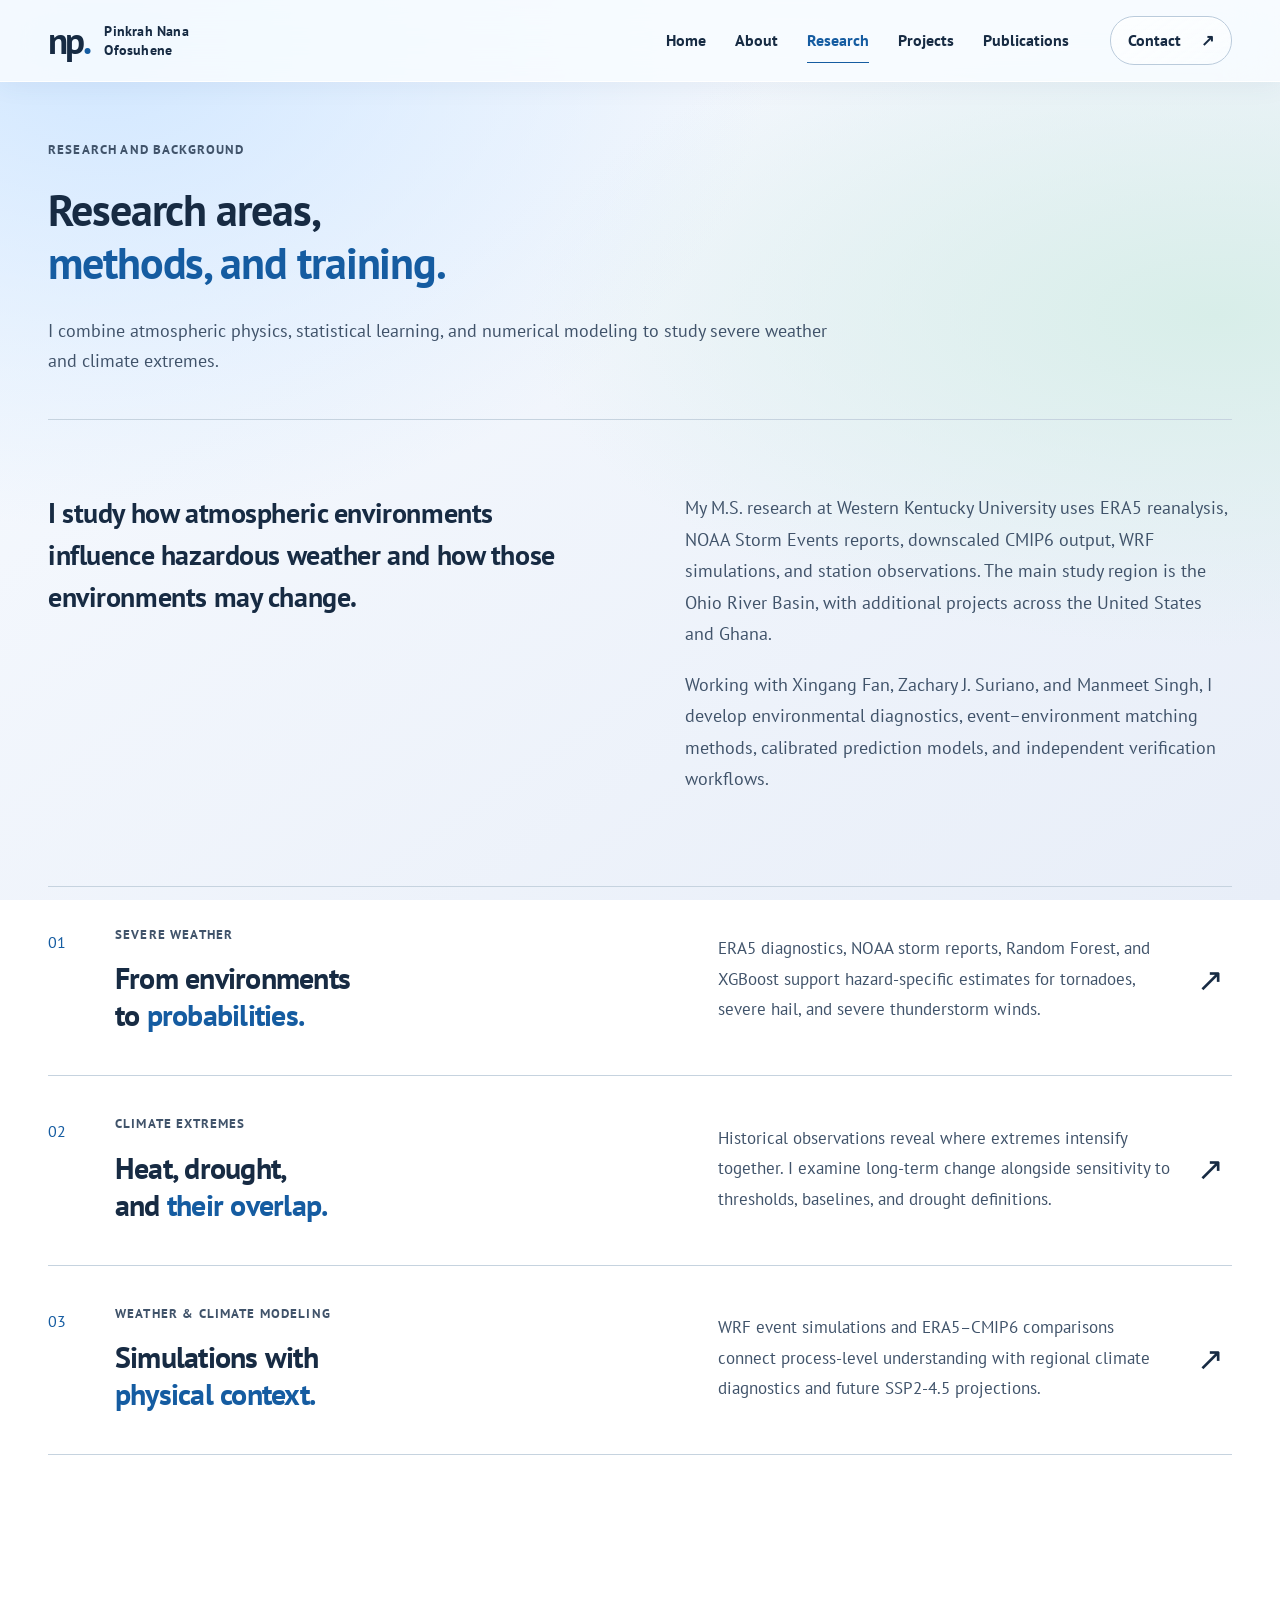
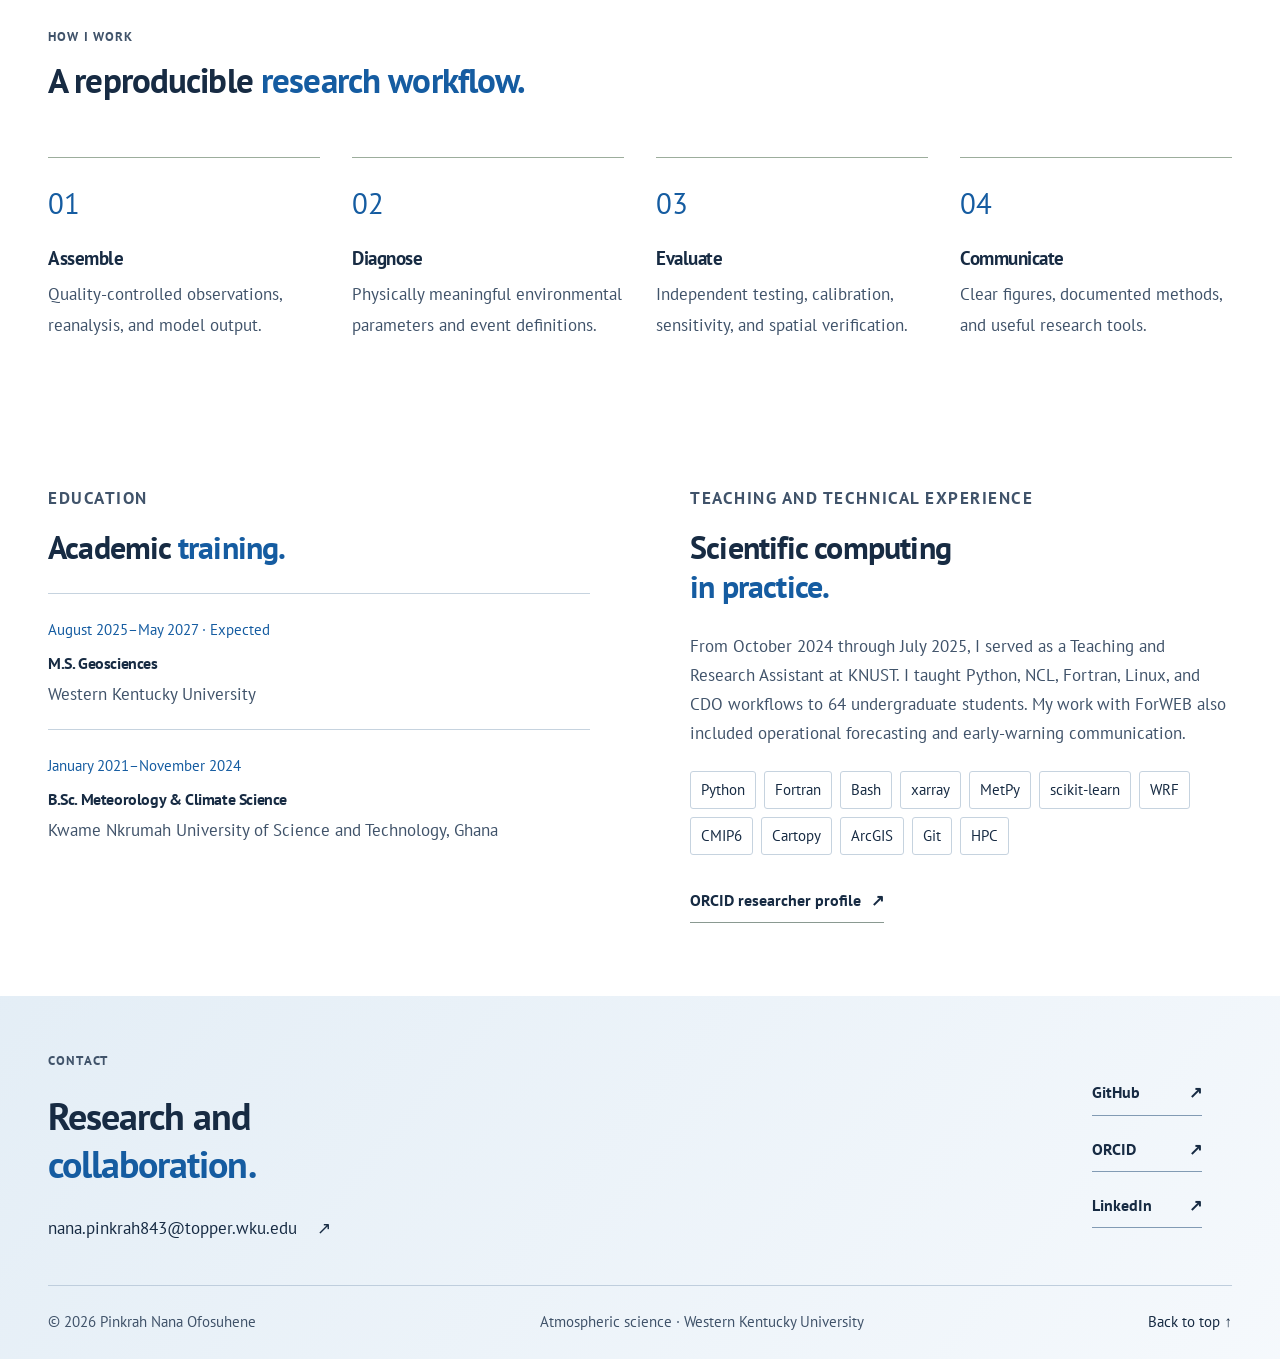
<file: research.html>
<!doctype html>
<html lang="en"><head><meta charset="utf-8"><meta name="viewport" content="width=device-width, initial-scale=1"><title>Research &amp; Background | Pinkrah Nana Ofosuhene</title><meta name="description" content="Research approach, education, and computational methods for severe-storm climatology, climate extremes, and atmospheric prediction."><link rel="canonical" href="https://pinkrahnanaofosuhene.github.io/research.html"><meta name="theme-color" content="#102e33"><meta property="og:type" content="website"><meta property="og:site_name" content="Pinkrah Nana Ofosuhene"><meta property="og:title" content="Research &amp; Background | Pinkrah Nana Ofosuhene"><meta property="og:description" content="Research approach, education, and computational methods for severe-storm climatology, climate extremes, and atmospheric prediction."><meta property="og:url" content="https://pinkrahnanaofosuhene.github.io/research.html"><meta property="og:image" content="https://pinkrahnanaofosuhene.github.io/images/social-preview.png"><meta property="og:image:width" content="1200"><meta property="og:image:height" content="630"><meta name="twitter:card" content="summary_large_image"><meta name="twitter:title" content="Research &amp; Background | Pinkrah Nana Ofosuhene"><meta name="twitter:description" content="Research approach, education, and computational methods for severe-storm climatology, climate extremes, and atmospheric prediction."><meta name="twitter:image" content="https://pinkrahnanaofosuhene.github.io/images/social-preview.png"><link rel="icon" type="image/svg+xml" href="favicon.svg"><link rel="preconnect" href="https://fonts.googleapis.com"><link rel="preconnect" href="https://fonts.gstatic.com" crossorigin><link href="https://fonts.googleapis.com/css2?family=PT+Sans:wght@400;700&display=swap" rel="stylesheet"><link rel="stylesheet" href="styles.css"><script type="application/ld+json">{"@context": "https://schema.org", "@type": "WebPage", "name": "Research & Background | Pinkrah Nana Ofosuhene", "url": "https://pinkrahnanaofosuhene.github.io/research.html", "description": "Research approach, education, and computational methods for severe-storm climatology, climate extremes, and atmospheric prediction."}</script><script src="script.js" defer></script></head>
<body id="top" class=""><a class="skip-link" href="#main">Skip to content</a>
 <header class="site-header"><div class="nav-shell"><a class="brand" href="index.html"><span class="brand-mark" aria-hidden="true">np<span>.</span></span><span class="brand-name">Pinkrah Nana<br>Ofosuhene</span></a>
 <button class="menu-toggle" aria-expanded="false" aria-controls="primary-nav" aria-label="Open navigation"><span></span><span></span></button>
 <nav id="primary-nav" aria-label="Main navigation"><a href="index.html">Home</a><a href="index.html#about">About</a><a href="research.html" aria-current="page">Research</a><a href="projects.html">Projects</a><a href="publications.html">Publications</a><a class="nav-contact" href="mailto:nana.pinkrah843@topper.wku.edu">Contact <span aria-hidden="true">↗</span></a></nav></div></header><main id="main" tabindex="-1"><section class="page-intro container"><p class="eyebrow">Research and background</p><h1>Research areas,<br><em>methods, and training.</em></h1><p class="intro-text">I combine atmospheric physics, statistical learning, and numerical modeling to study severe weather and climate extremes.</p></section><section class="container section research-lead"><p class="large-copy">I study how atmospheric environments influence hazardous weather and how those environments may change.</p><div class="prose"><p>My M.S. research at Western Kentucky University uses ERA5 reanalysis, NOAA Storm Events reports, downscaled CMIP6 output, WRF simulations, and station observations. The main study region is the Ohio River Basin, with additional projects across the United States and Ghana.</p><p>Working with Xingang Fan, Zachary J. Suriano, and Manmeet Singh, I develop environmental diagnostics, event–environment matching methods, calibrated prediction models, and independent verification workflows.</p></div></section>
<section class="research-areas container"><a href="climbs-project.html" class="research-row"><span class="research-number">01</span><div><p class="eyebrow">Severe weather</p><h2>From environments<br>to <em>probabilities.</em></h2></div><p>ERA5 diagnostics, NOAA storm reports, Random Forest, and XGBoost support hazard-specific estimates for tornadoes, severe hail, and severe thunderstorm winds.</p><span class="row-arrow" aria-hidden="true">↗</span></a><a href="conus-drought-heatwave.html" class="research-row"><span class="research-number">02</span><div><p class="eyebrow">Climate extremes</p><h2>Heat, drought,<br>and <em>their overlap.</em></h2></div><p>Historical observations reveal where extremes intensify together. I examine long-term change alongside sensitivity to thresholds, baselines, and drought definitions.</p><span class="row-arrow" aria-hidden="true">↗</span></a><a href="wrf-project.html" class="research-row"><span class="research-number">03</span><div><p class="eyebrow">Weather & climate modeling</p><h2>Simulations with<br><em>physical context.</em></h2></div><p>WRF event simulations and ERA5–CMIP6 comparisons connect process-level understanding with regional climate diagnostics and future SSP2-4.5 projections.</p><span class="row-arrow" aria-hidden="true">↗</span></a></section>
<section class="section approach-band"><div class="container"><div class="section-heading"><div><p class="eyebrow">How I work</p><h2>A reproducible <em>research workflow.</em></h2></div></div><ol class="workflow"><li><span>01</span><h3>Assemble</h3><p>Quality-controlled observations, reanalysis, and model output.</p></li><li><span>02</span><h3>Diagnose</h3><p>Physically meaningful environmental parameters and event definitions.</p></li><li><span>03</span><h3>Evaluate</h3><p>Independent testing, calibration, sensitivity, and spatial verification.</p></li><li><span>04</span><h3>Communicate</h3><p>Clear figures, documented methods, and useful research tools.</p></li></ol></div></section>
<section class="section container background-grid"><div><p class="eyebrow">Education</p><h2>Academic <em>training.</em></h2><div class="timeline-entry"><span>August 2025–May 2027 · Expected</span><h3>M.S. Geosciences</h3><p>Western Kentucky University</p></div><div class="timeline-entry"><span>January 2021–November 2024</span><h3>B.Sc. Meteorology &amp; Climate Science</h3><p>Kwame Nkrumah University of Science and Technology, Ghana</p></div></div><div><p class="eyebrow">Teaching and technical experience</p><h2>Scientific computing<br><em>in practice.</em></h2><p>From October 2024 through July 2025, I served as a Teaching and Research Assistant at KNUST. I taught Python, NCL, Fortran, Linux, and CDO workflows to 64 undergraduate students. My work with ForWEB also included operational forecasting and early-warning communication.</p><div class="tool-list"><span>Python</span><span>Fortran</span><span>Bash</span><span>xarray</span><span>MetPy</span><span>scikit-learn</span><span>WRF</span><span>CMIP6</span><span>Cartopy</span><span>ArcGIS</span><span>Git</span><span>HPC</span></div><a class="text-link" href="https://orcid.org/0009-0009-3424-8411" target="_blank" rel="noopener noreferrer">ORCID researcher profile<span aria-hidden="true"> ↗</span></a></div></section></main><footer class="site-footer"><div class="container"><div class="footer-top"><div><p class="eyebrow">Contact</p><h2>Research and<br><em>collaboration.</em></h2><a class="footer-email" href="mailto:nana.pinkrah843@topper.wku.edu">nana.pinkrah843@topper.wku.edu <span aria-hidden="true">↗</span></a></div><div class="footer-social"><a class="text-link" href="https://github.com/PinkrahNanaOfosuhene" target="_blank" rel="noopener noreferrer">GitHub<span aria-hidden="true"> ↗</span></a><a class="text-link" href="https://orcid.org/0009-0009-3424-8411" target="_blank" rel="noopener noreferrer">ORCID<span aria-hidden="true"> ↗</span></a><a class="text-link" href="https://linkedin.com/in/nana-pinkrah-4a4a73212" target="_blank" rel="noopener noreferrer">LinkedIn<span aria-hidden="true"> ↗</span></a></div></div><div class="footer-bottom"><span>© 2026 Pinkrah Nana Ofosuhene</span><span>Atmospheric science · Western Kentucky University</span><a href="#top">Back to top ↑</a></div></div></footer><dialog class="figure-dialog" aria-labelledby="figure-dialog-title"><button class="dialog-close" aria-label="Close expanded figure">Close ×</button><h2 id="figure-dialog-title" class="sr-only">Research figure</h2><img alt=""><p></p></dialog></body></html>
</file>
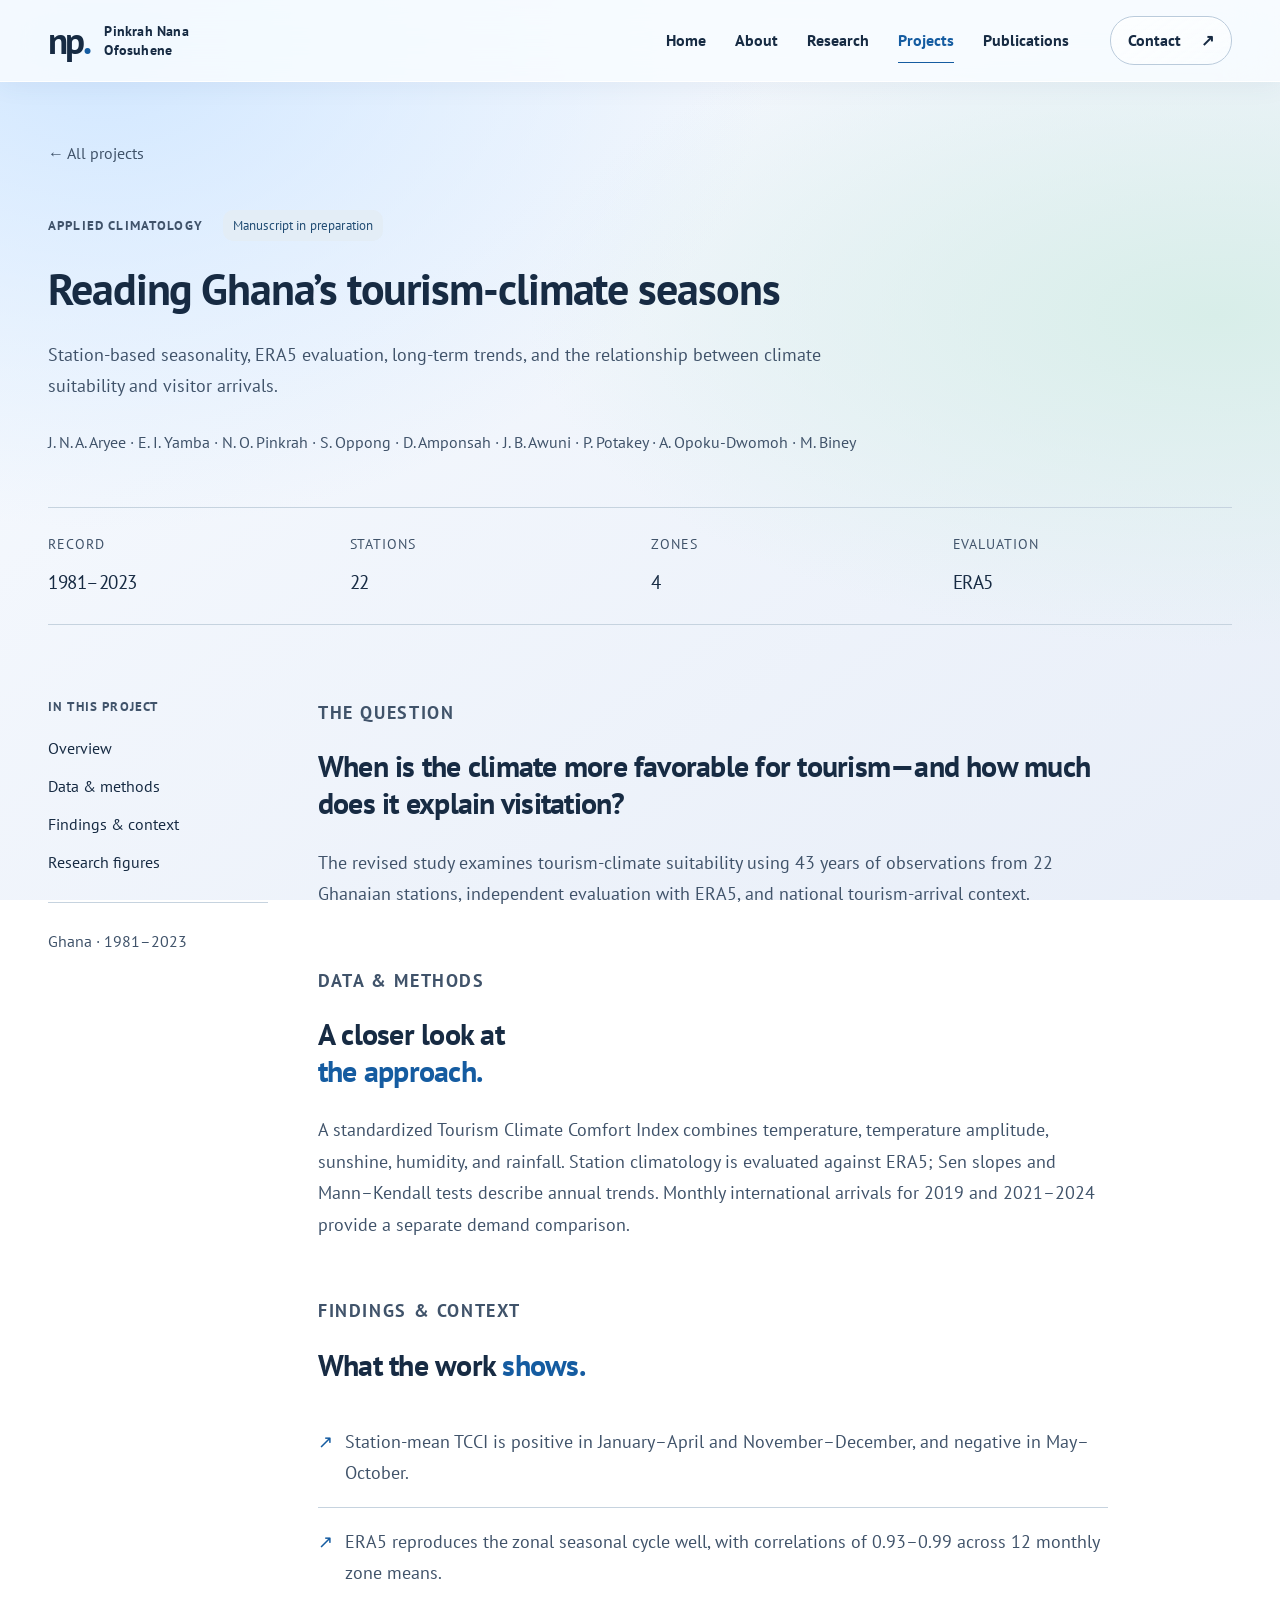
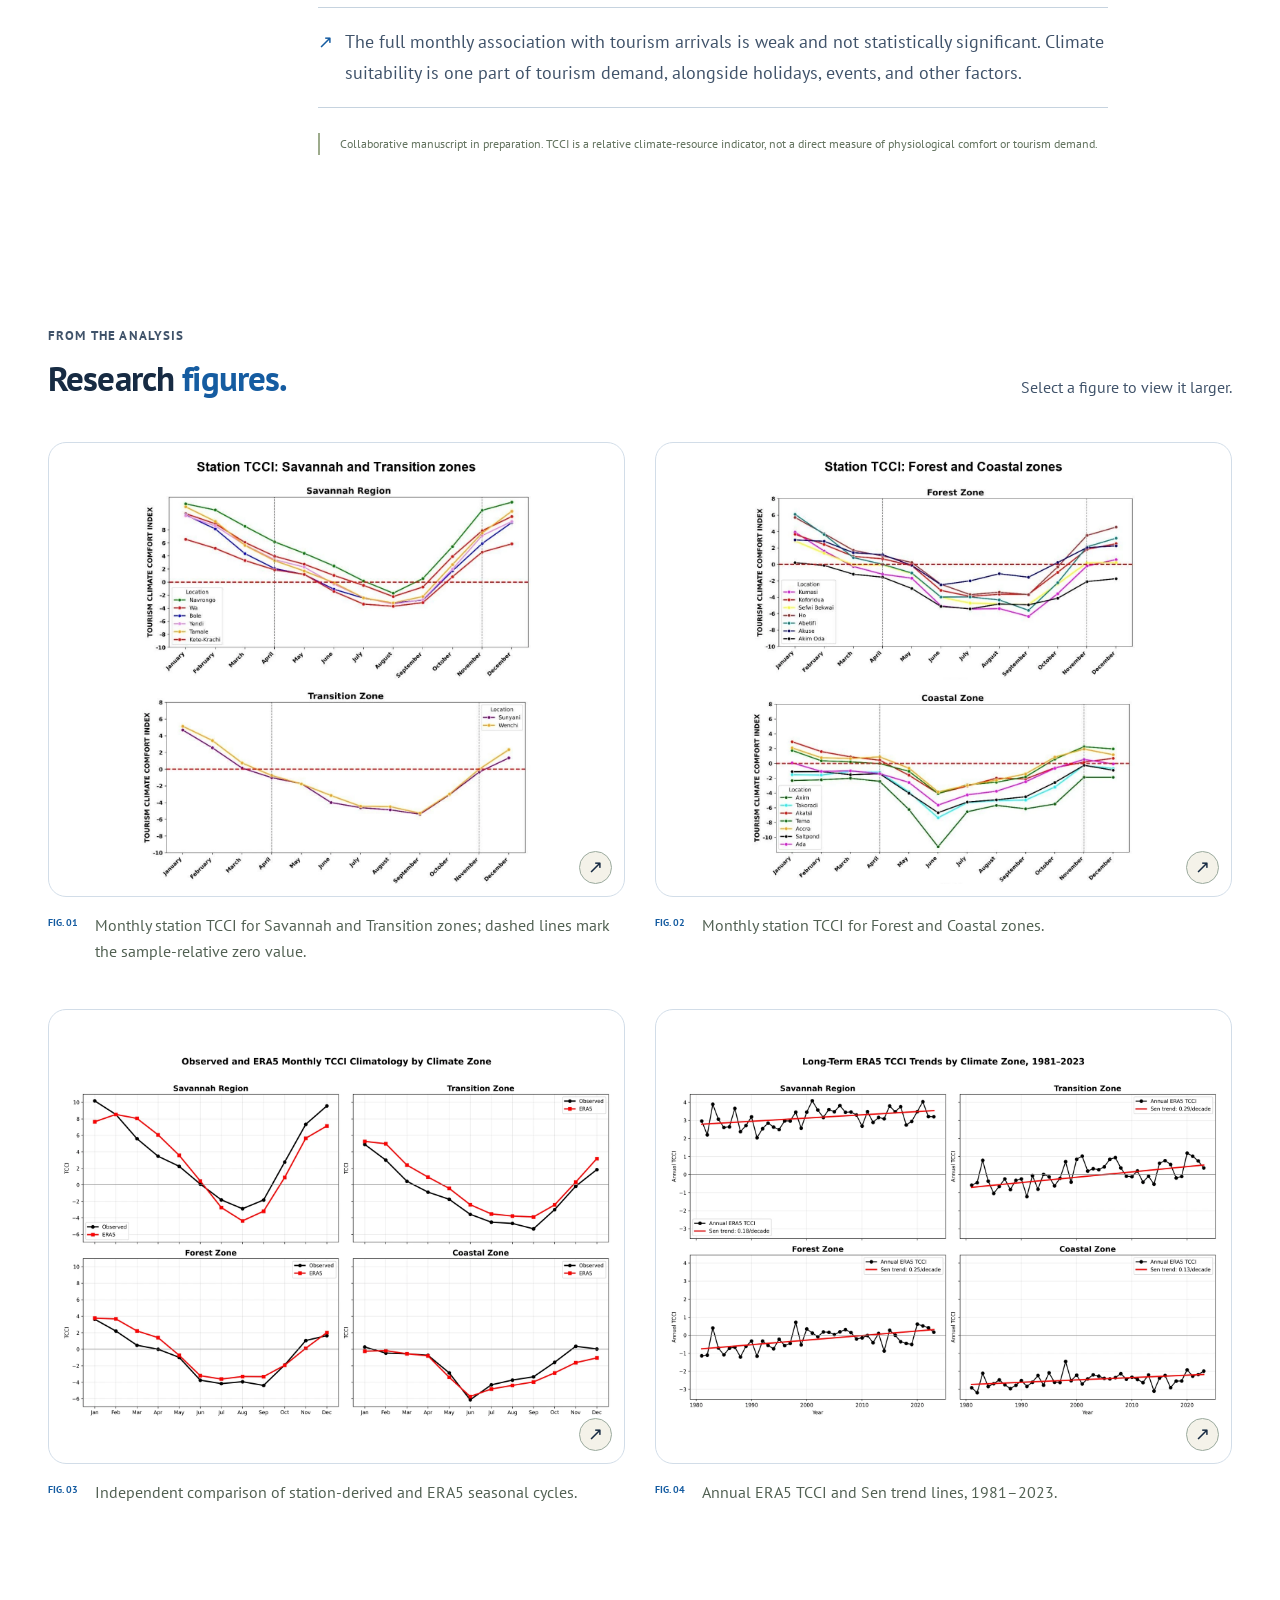
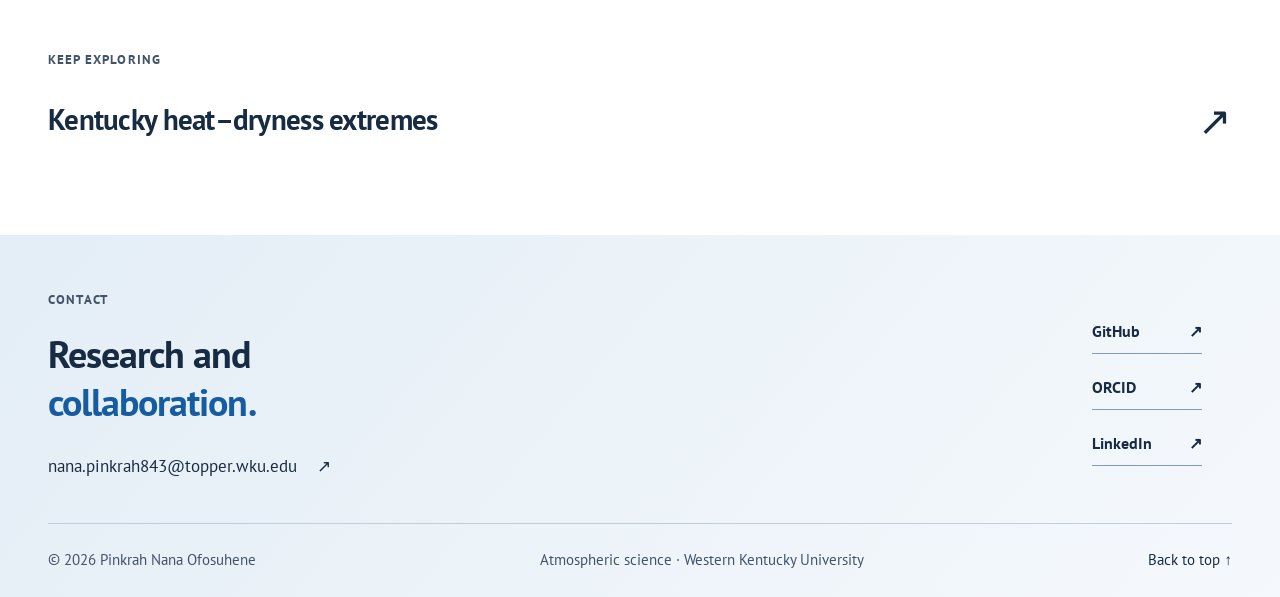
<file: tcci-project.html>
<!doctype html>
<html lang="en"><head><meta charset="utf-8"><meta name="viewport" content="width=device-width, initial-scale=1"><title>Tourism climate suitability in Ghana | Pinkrah Nana Ofosuhene</title><meta name="description" content="Station-based seasonality, ERA5 evaluation, long-term trends, and the relationship between climate suitability and visitor arrivals."><link rel="canonical" href="https://pinkrahnanaofosuhene.github.io/tcci-project.html"><meta name="theme-color" content="#102e33"><meta property="og:type" content="website"><meta property="og:site_name" content="Pinkrah Nana Ofosuhene"><meta property="og:title" content="Tourism climate suitability in Ghana | Pinkrah Nana Ofosuhene"><meta property="og:description" content="Station-based seasonality, ERA5 evaluation, long-term trends, and the relationship between climate suitability and visitor arrivals."><meta property="og:url" content="https://pinkrahnanaofosuhene.github.io/tcci-project.html"><meta property="og:image" content="https://pinkrahnanaofosuhene.github.io/images/social-preview.png"><meta property="og:image:width" content="1200"><meta property="og:image:height" content="630"><meta name="twitter:card" content="summary_large_image"><meta name="twitter:title" content="Tourism climate suitability in Ghana | Pinkrah Nana Ofosuhene"><meta name="twitter:description" content="Station-based seasonality, ERA5 evaluation, long-term trends, and the relationship between climate suitability and visitor arrivals."><meta name="twitter:image" content="https://pinkrahnanaofosuhene.github.io/images/social-preview.png"><link rel="icon" type="image/svg+xml" href="favicon.svg"><link rel="preconnect" href="https://fonts.googleapis.com"><link rel="preconnect" href="https://fonts.gstatic.com" crossorigin><link href="https://fonts.googleapis.com/css2?family=PT+Sans:wght@400;700&display=swap" rel="stylesheet"><link rel="stylesheet" href="styles.css"><script type="application/ld+json">{"@context": "https://schema.org", "@type": "WebPage", "name": "Tourism climate suitability in Ghana | Pinkrah Nana Ofosuhene", "url": "https://pinkrahnanaofosuhene.github.io/tcci-project.html", "description": "Station-based seasonality, ERA5 evaluation, long-term trends, and the relationship between climate suitability and visitor arrivals."}</script><script src="script.js" defer></script></head>
<body id="top" class="project-page"><a class="skip-link" href="#main">Skip to content</a>
 <header class="site-header"><div class="nav-shell"><a class="brand" href="index.html"><span class="brand-mark" aria-hidden="true">np<span>.</span></span><span class="brand-name">Pinkrah Nana<br>Ofosuhene</span></a>
 <button class="menu-toggle" aria-expanded="false" aria-controls="primary-nav" aria-label="Open navigation"><span></span><span></span></button>
 <nav id="primary-nav" aria-label="Main navigation"><a href="index.html">Home</a><a href="index.html#about">About</a><a href="research.html">Research</a><a href="projects.html" aria-current="page">Projects</a><a href="publications.html">Publications</a><a class="nav-contact" href="mailto:nana.pinkrah843@topper.wku.edu">Contact <span aria-hidden="true">↗</span></a></nav></div></header><main id="main" tabindex="-1"><section class="project-intro container"><a href="projects.html" class="back-link">← All projects</a><div class="project-title-meta"><p class="eyebrow">Applied climatology</p><span class="status">Manuscript in preparation</span></div><h1>Reading Ghana’s tourism-climate seasons</h1><p class="project-deck">Station-based seasonality, ERA5 evaluation, long-term trends, and the relationship between climate suitability and visitor arrivals.</p><p class="author-line">J. N. A. Aryee · E. I. Yamba · N. O. Pinkrah · S. Oppong · D. Amponsah · J. B. Awuni · P. Potakey · A. Opoku-Dwomoh · M. Biney</p></section><section class="container"><dl class="project-facts"><div><dt>Record</dt><dd>1981–2023</dd></div><div><dt>Stations</dt><dd>22</dd></div><div><dt>Zones</dt><dd>4</dd></div><div><dt>Evaluation</dt><dd>ERA5</dd></div></dl></section><section class="section container project-narrative"><aside class="project-toc"><p class="eyebrow">In this project</p><a href="#overview">Overview</a><a href="#methods">Data & methods</a><a href="#findings">Findings & context</a><a href="#figures">Research figures</a><p class="project-scope">Ghana · 1981–2023</p></aside><div class="prose"><section id="overview"><p class="eyebrow">The question</p><h2>When is the climate more favorable for tourism—and how much does it explain visitation?</h2><p>The revised study examines tourism-climate suitability using 43 years of observations from 22 Ghanaian stations, independent evaluation with ERA5, and national tourism-arrival context.</p></section><section id="methods"><p class="eyebrow">Data & methods</p><h2>A closer look at<br><em>the approach.</em></h2><p>A standardized Tourism Climate Comfort Index combines temperature, temperature amplitude, sunshine, humidity, and rainfall. Station climatology is evaluated against ERA5; Sen slopes and Mann–Kendall tests describe annual trends. Monthly international arrivals for 2019 and 2021–2024 provide a separate demand comparison.</p></section><section id="findings"><p class="eyebrow">Findings & context</p><h2>What the work <em>shows.</em></h2><ul class="findings-list"><li>Station-mean TCCI is positive in January–April and November–December, and negative in May–October.</li><li>ERA5 reproduces the zonal seasonal cycle well, with correlations of 0.93–0.99 across 12 monthly zone means.</li><li>The full monthly association with tourism arrivals is weak and not statistically significant. Climate suitability is one part of tourism demand, alongside holidays, events, and other factors.</li></ul><p class="research-note">Collaborative manuscript in preparation. TCCI is a relative climate-resource indicator, not a direct measure of physiological comfort or tourism demand.</p></section></div></section><section class="figure-section" id="figures"><div class="container"><div class="section-heading"><div><p class="eyebrow">From the analysis</p><h2>Research <em>figures.</em></h2></div><p class="figure-hint">Select a figure to view it larger.</p></div><div class="figure-grid"><figure><a class="figure-expand" href="images/web/tcci-monthly-north.webp" data-caption="Monthly station TCCI for Savannah and Transition zones; dashed lines mark the sample-relative zero value."><img src="images/web/tcci-monthly-north.webp" width="1024" height="1128" alt="Monthly station TCCI for Savannah and Transition zones; dashed lines mark the sample-relative zero value." class="" loading="lazy" decoding="async" /><span class="figure-zoom" aria-hidden="true">↗</span></a><figcaption><span>FIG. 01</span>Monthly station TCCI for Savannah and Transition zones; dashed lines mark the sample-relative zero value.</figcaption></figure><figure><a class="figure-expand" href="images/web/tcci-monthly-south.webp" data-caption="Monthly station TCCI for Forest and Coastal zones."><img src="images/web/tcci-monthly-south.webp" width="1024" height="1148" alt="Monthly station TCCI for Forest and Coastal zones." class="" loading="lazy" decoding="async" /><span class="figure-zoom" aria-hidden="true">↗</span></a><figcaption><span>FIG. 02</span>Monthly station TCCI for Forest and Coastal zones.</figcaption></figure><figure><a class="figure-expand" href="images/web/tcci-era5-validation.webp" data-caption="Independent comparison of station-derived and ERA5 seasonal cycles."><img src="images/web/tcci-era5-validation.webp" width="1600" height="1058" alt="Independent comparison of station-derived and ERA5 seasonal cycles." class="" loading="lazy" decoding="async" /><span class="figure-zoom" aria-hidden="true">↗</span></a><figcaption><span>FIG. 03</span>Independent comparison of station-derived and ERA5 seasonal cycles.</figcaption></figure><figure><a class="figure-expand" href="images/web/tcci-era5-trends.webp" data-caption="Annual ERA5 TCCI and Sen trend lines, 1981–2023."><img src="images/web/tcci-era5-trends.webp" width="1600" height="1058" alt="Annual ERA5 TCCI and Sen trend lines, 1981–2023." class="" loading="lazy" decoding="async" /><span class="figure-zoom" aria-hidden="true">↗</span></a><figcaption><span>FIG. 04</span>Annual ERA5 TCCI and Sen trend lines, 1981–2023.</figcaption></figure></div></div></section><section class="container next-project"><p class="eyebrow">Keep exploring</p><a href="compound-heat-dryness.html"><h2>Kentucky heat–dryness extremes</h2><span aria-hidden="true">↗</span></a></section></main><footer class="site-footer"><div class="container"><div class="footer-top"><div><p class="eyebrow">Contact</p><h2>Research and<br><em>collaboration.</em></h2><a class="footer-email" href="mailto:nana.pinkrah843@topper.wku.edu">nana.pinkrah843@topper.wku.edu <span aria-hidden="true">↗</span></a></div><div class="footer-social"><a class="text-link" href="https://github.com/PinkrahNanaOfosuhene" target="_blank" rel="noopener noreferrer">GitHub<span aria-hidden="true"> ↗</span></a><a class="text-link" href="https://orcid.org/0009-0009-3424-8411" target="_blank" rel="noopener noreferrer">ORCID<span aria-hidden="true"> ↗</span></a><a class="text-link" href="https://linkedin.com/in/nana-pinkrah-4a4a73212" target="_blank" rel="noopener noreferrer">LinkedIn<span aria-hidden="true"> ↗</span></a></div></div><div class="footer-bottom"><span>© 2026 Pinkrah Nana Ofosuhene</span><span>Atmospheric science · Western Kentucky University</span><a href="#top">Back to top ↑</a></div></div></footer><dialog class="figure-dialog" aria-labelledby="figure-dialog-title"><button class="dialog-close" aria-label="Close expanded figure">Close ×</button><h2 id="figure-dialog-title" class="sr-only">Research figure</h2><img alt=""><p></p></dialog></body></html>
</file>
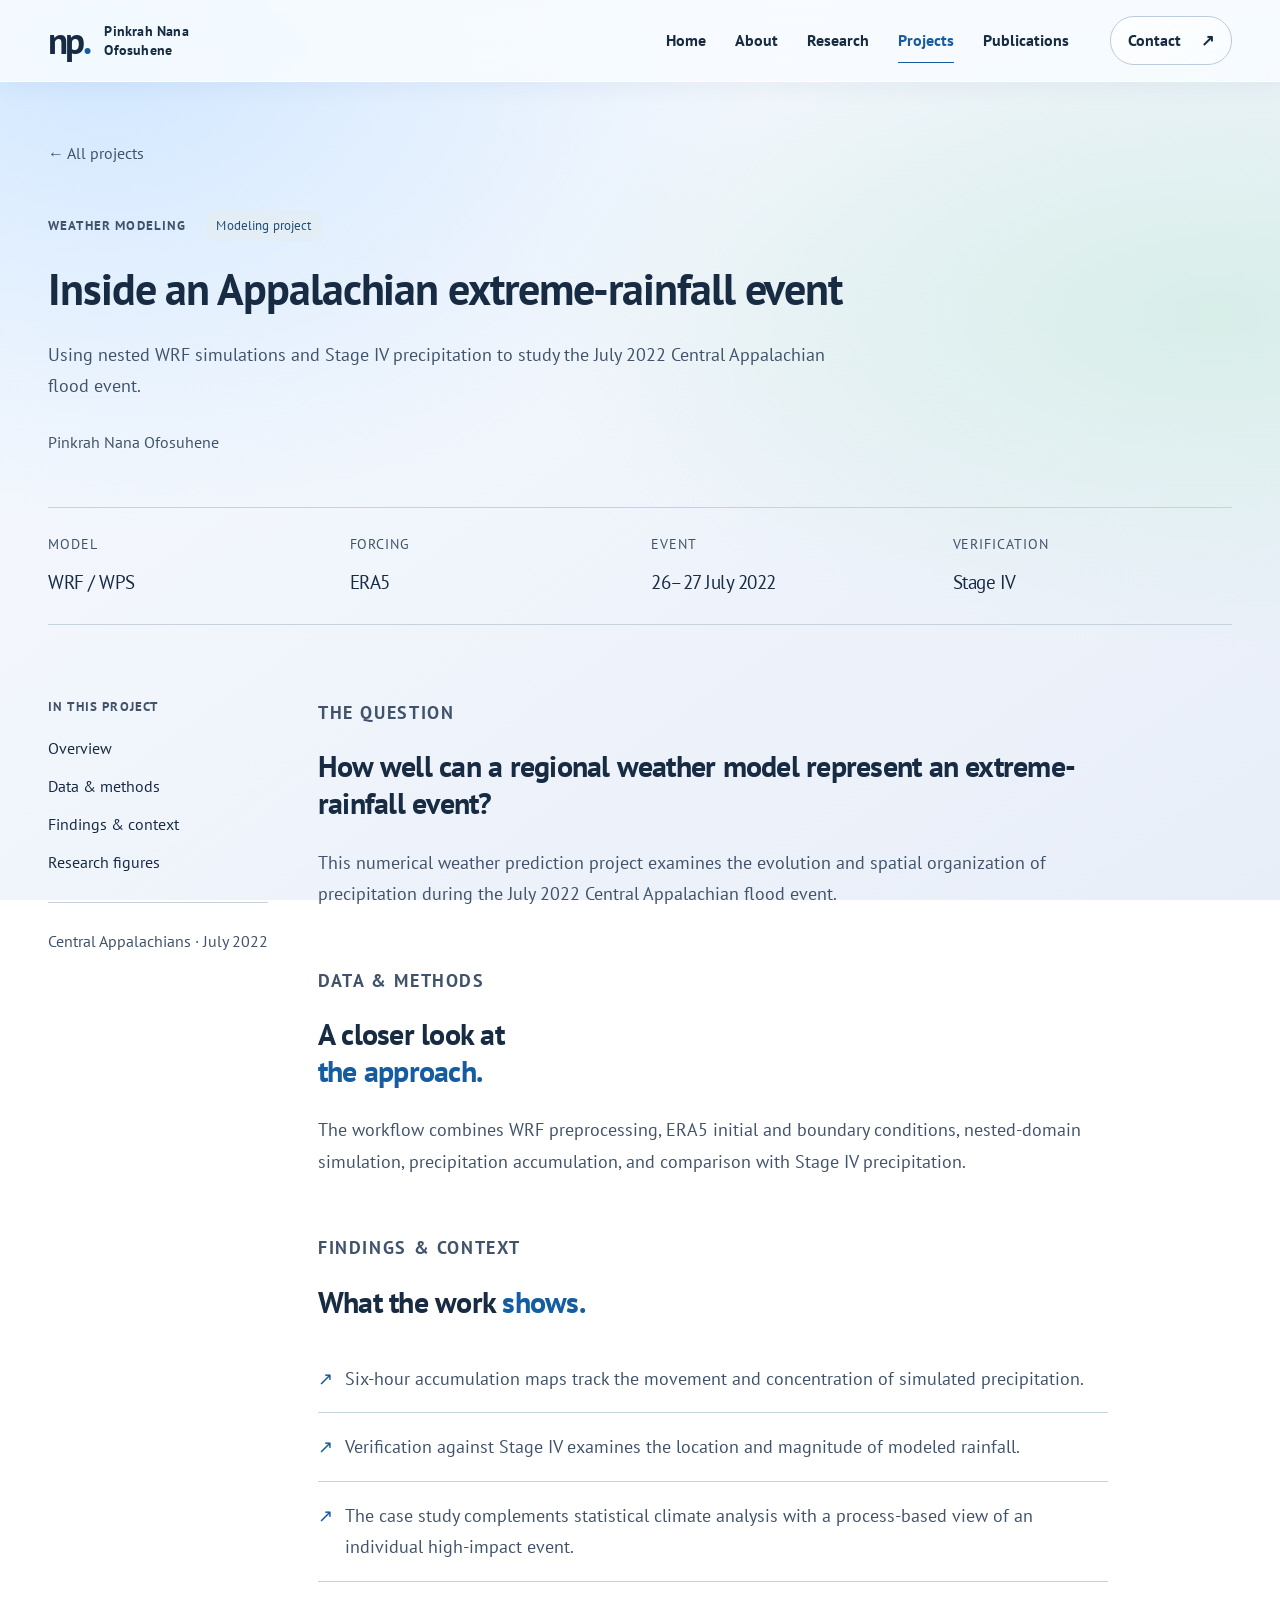
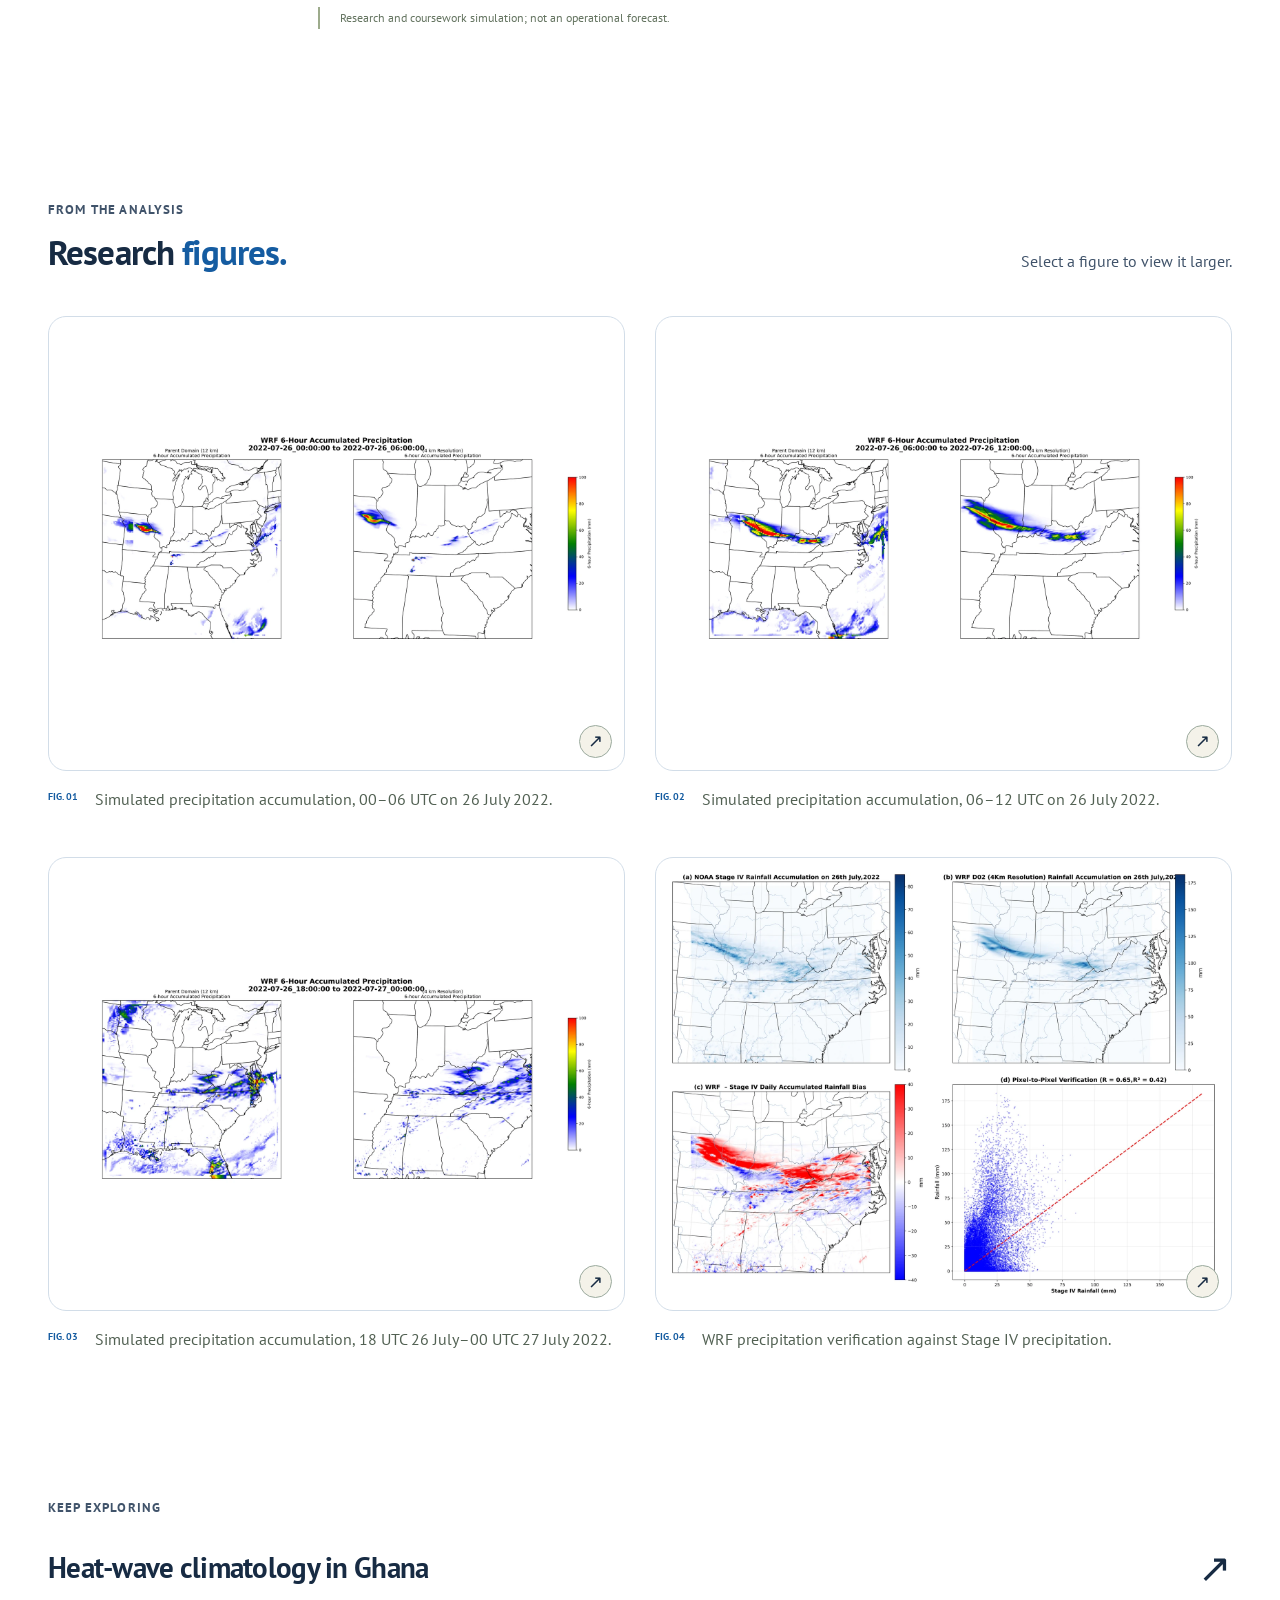
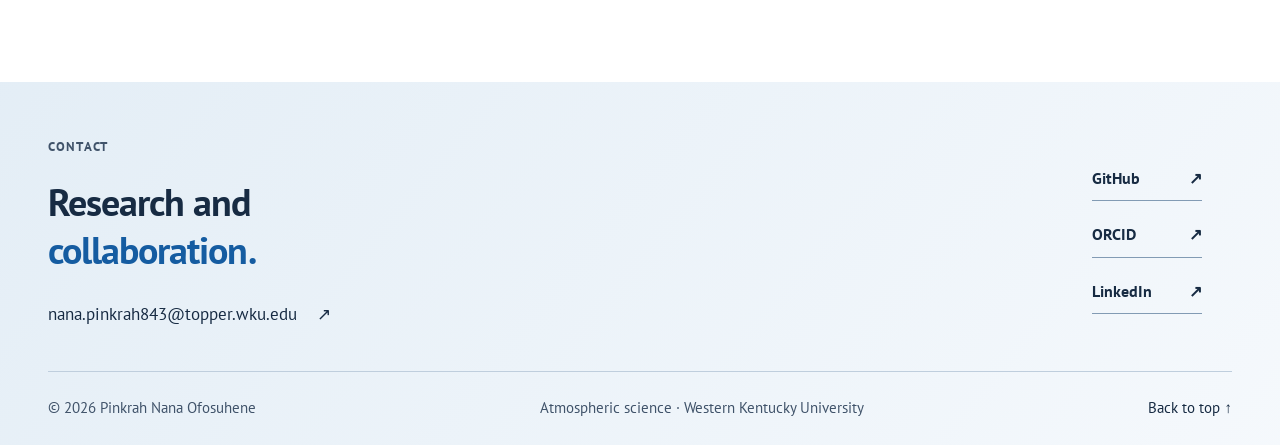
<file: wrf-project.html>
<!doctype html>
<html lang="en"><head><meta charset="utf-8"><meta name="viewport" content="width=device-width, initial-scale=1"><title>WRF flood-event simulation | Pinkrah Nana Ofosuhene</title><meta name="description" content="Using nested WRF simulations and Stage IV precipitation to study the July 2022 Central Appalachian flood event."><link rel="canonical" href="https://pinkrahnanaofosuhene.github.io/wrf-project.html"><meta name="theme-color" content="#102e33"><meta property="og:type" content="website"><meta property="og:site_name" content="Pinkrah Nana Ofosuhene"><meta property="og:title" content="WRF flood-event simulation | Pinkrah Nana Ofosuhene"><meta property="og:description" content="Using nested WRF simulations and Stage IV precipitation to study the July 2022 Central Appalachian flood event."><meta property="og:url" content="https://pinkrahnanaofosuhene.github.io/wrf-project.html"><meta property="og:image" content="https://pinkrahnanaofosuhene.github.io/images/social-preview.png"><meta property="og:image:width" content="1200"><meta property="og:image:height" content="630"><meta name="twitter:card" content="summary_large_image"><meta name="twitter:title" content="WRF flood-event simulation | Pinkrah Nana Ofosuhene"><meta name="twitter:description" content="Using nested WRF simulations and Stage IV precipitation to study the July 2022 Central Appalachian flood event."><meta name="twitter:image" content="https://pinkrahnanaofosuhene.github.io/images/social-preview.png"><link rel="icon" type="image/svg+xml" href="favicon.svg"><link rel="preconnect" href="https://fonts.googleapis.com"><link rel="preconnect" href="https://fonts.gstatic.com" crossorigin><link href="https://fonts.googleapis.com/css2?family=PT+Sans:wght@400;700&display=swap" rel="stylesheet"><link rel="stylesheet" href="styles.css"><script type="application/ld+json">{"@context": "https://schema.org", "@type": "WebPage", "name": "WRF flood-event simulation | Pinkrah Nana Ofosuhene", "url": "https://pinkrahnanaofosuhene.github.io/wrf-project.html", "description": "Using nested WRF simulations and Stage IV precipitation to study the July 2022 Central Appalachian flood event."}</script><script src="script.js" defer></script></head>
<body id="top" class="project-page"><a class="skip-link" href="#main">Skip to content</a>
 <header class="site-header"><div class="nav-shell"><a class="brand" href="index.html"><span class="brand-mark" aria-hidden="true">np<span>.</span></span><span class="brand-name">Pinkrah Nana<br>Ofosuhene</span></a>
 <button class="menu-toggle" aria-expanded="false" aria-controls="primary-nav" aria-label="Open navigation"><span></span><span></span></button>
 <nav id="primary-nav" aria-label="Main navigation"><a href="index.html">Home</a><a href="index.html#about">About</a><a href="research.html">Research</a><a href="projects.html" aria-current="page">Projects</a><a href="publications.html">Publications</a><a class="nav-contact" href="mailto:nana.pinkrah843@topper.wku.edu">Contact <span aria-hidden="true">↗</span></a></nav></div></header><main id="main" tabindex="-1"><section class="project-intro container"><a href="projects.html" class="back-link">← All projects</a><div class="project-title-meta"><p class="eyebrow">Weather modeling</p><span class="status">Modeling project</span></div><h1>Inside an Appalachian extreme-rainfall event</h1><p class="project-deck">Using nested WRF simulations and Stage IV precipitation to study the July 2022 Central Appalachian flood event.</p><p class="author-line">Pinkrah Nana Ofosuhene</p></section><section class="container"><dl class="project-facts"><div><dt>Model</dt><dd>WRF / WPS</dd></div><div><dt>Forcing</dt><dd>ERA5</dd></div><div><dt>Event</dt><dd>26–27 July 2022</dd></div><div><dt>Verification</dt><dd>Stage IV</dd></div></dl></section><section class="section container project-narrative"><aside class="project-toc"><p class="eyebrow">In this project</p><a href="#overview">Overview</a><a href="#methods">Data & methods</a><a href="#findings">Findings & context</a><a href="#figures">Research figures</a><p class="project-scope">Central Appalachians · July 2022</p></aside><div class="prose"><section id="overview"><p class="eyebrow">The question</p><h2>How well can a regional weather model represent an extreme-rainfall event?</h2><p>This numerical weather prediction project examines the evolution and spatial organization of precipitation during the July 2022 Central Appalachian flood event.</p></section><section id="methods"><p class="eyebrow">Data & methods</p><h2>A closer look at<br><em>the approach.</em></h2><p>The workflow combines WRF preprocessing, ERA5 initial and boundary conditions, nested-domain simulation, precipitation accumulation, and comparison with Stage IV precipitation.</p></section><section id="findings"><p class="eyebrow">Findings & context</p><h2>What the work <em>shows.</em></h2><ul class="findings-list"><li>Six-hour accumulation maps track the movement and concentration of simulated precipitation.</li><li>Verification against Stage IV examines the location and magnitude of modeled rainfall.</li><li>The case study complements statistical climate analysis with a process-based view of an individual high-impact event.</li></ul><p class="research-note">Research and coursework simulation; not an operational forecast.</p></section></div></section><section class="figure-section" id="figures"><div class="container"><div class="section-heading"><div><p class="eyebrow">From the analysis</p><h2>Research <em>figures.</em></h2></div><p class="figure-hint">Select a figure to view it larger.</p></div><div class="figure-grid"><figure><a class="figure-expand" href="images/web/wrf_precip_00-06_jul26.webp" data-caption="Simulated precipitation accumulation, 00–06 UTC on 26 July 2022."><img src="images/web/wrf_precip_00-06_jul26.webp" width="1600" height="640" alt="Simulated precipitation accumulation, 00–06 UTC on 26 July 2022." class="" loading="lazy" decoding="async" /><span class="figure-zoom" aria-hidden="true">↗</span></a><figcaption><span>FIG. 01</span>Simulated precipitation accumulation, 00–06 UTC on 26 July 2022.</figcaption></figure><figure><a class="figure-expand" href="images/web/wrf_precip_06-12_jul26.webp" data-caption="Simulated precipitation accumulation, 06–12 UTC on 26 July 2022."><img src="images/web/wrf_precip_06-12_jul26.webp" width="1600" height="640" alt="Simulated precipitation accumulation, 06–12 UTC on 26 July 2022." class="" loading="lazy" decoding="async" /><span class="figure-zoom" aria-hidden="true">↗</span></a><figcaption><span>FIG. 02</span>Simulated precipitation accumulation, 06–12 UTC on 26 July 2022.</figcaption></figure><figure><a class="figure-expand" href="images/web/wrf_precip_18-00_jul26-27.webp" data-caption="Simulated precipitation accumulation, 18 UTC 26 July–00 UTC 27 July 2022."><img src="images/web/wrf_precip_18-00_jul26-27.webp" width="1600" height="640" alt="Simulated precipitation accumulation, 18 UTC 26 July–00 UTC 27 July 2022." class="" loading="lazy" decoding="async" /><span class="figure-zoom" aria-hidden="true">↗</span></a><figcaption><span>FIG. 03</span>Simulated precipitation accumulation, 18 UTC 26 July–00 UTC 27 July 2022.</figcaption></figure><figure><a class="figure-expand" href="images/web/wrf_verification.webp" data-caption="WRF precipitation verification against Stage IV precipitation."><img src="images/web/wrf_verification.webp" width="1600" height="1244" alt="WRF precipitation verification against Stage IV precipitation." class="" loading="lazy" decoding="async" /><span class="figure-zoom" aria-hidden="true">↗</span></a><figcaption><span>FIG. 04</span>WRF precipitation verification against Stage IV precipitation.</figcaption></figure></div></div></section><section class="container next-project"><p class="eyebrow">Keep exploring</p><a href="heatwave-project.html"><h2>Heat-wave climatology in Ghana</h2><span aria-hidden="true">↗</span></a></section></main><footer class="site-footer"><div class="container"><div class="footer-top"><div><p class="eyebrow">Contact</p><h2>Research and<br><em>collaboration.</em></h2><a class="footer-email" href="mailto:nana.pinkrah843@topper.wku.edu">nana.pinkrah843@topper.wku.edu <span aria-hidden="true">↗</span></a></div><div class="footer-social"><a class="text-link" href="https://github.com/PinkrahNanaOfosuhene" target="_blank" rel="noopener noreferrer">GitHub<span aria-hidden="true"> ↗</span></a><a class="text-link" href="https://orcid.org/0009-0009-3424-8411" target="_blank" rel="noopener noreferrer">ORCID<span aria-hidden="true"> ↗</span></a><a class="text-link" href="https://linkedin.com/in/nana-pinkrah-4a4a73212" target="_blank" rel="noopener noreferrer">LinkedIn<span aria-hidden="true"> ↗</span></a></div></div><div class="footer-bottom"><span>© 2026 Pinkrah Nana Ofosuhene</span><span>Atmospheric science · Western Kentucky University</span><a href="#top">Back to top ↑</a></div></div></footer><dialog class="figure-dialog" aria-labelledby="figure-dialog-title"><button class="dialog-close" aria-label="Close expanded figure">Close ×</button><h2 id="figure-dialog-title" class="sr-only">Research figure</h2><img alt=""><p></p></dialog></body></html>
</file>
<file: styles.css>
﻿:root{--paper:#f5f3ed;--white:#fffefa;--ink:#163238;--muted:#596866;--line:#d8ddd4;--accent:#af542a;--teal:#102e33;--mint:#dce9dd;--serif:'Instrument Serif',Georgia,serif;--sans:'DM Sans',Arial,sans-serif;--width:1240px}
*{box-sizing:border-box}html{scroll-behavior:smooth;scroll-padding-top:105px}body{margin:0;background:var(--paper);color:var(--ink);font-family:var(--sans);font-size:16px;line-height:1.65;-webkit-font-smoothing:antialiased}body.menu-open{overflow:hidden}::selection{background:#d8e6d5;color:var(--teal)}a{color:inherit;text-decoration:none}button,input{font:inherit}button{cursor:pointer}img{display:block;max-width:100%;height:auto}h1,h2,h3,p,figure,dl{margin:0}h1,h2{font-weight:400;line-height:1.04;letter-spacing:-.045em;font-family:var(--serif)}h2{font-size:clamp(2.4rem,4.8vw,4rem)}h3{font-weight:550;line-height:1.3;letter-spacing:-.025em}em{font-family:var(--serif);font-weight:400;color:var(--accent)}p{color:var(--muted)}a,button{touch-action:manipulation}a:focus-visible,button:focus-visible,input:focus-visible,summary:focus-visible{outline:3px solid #b85e35;outline-offset:5px}main:focus{outline:none}[hidden]{display:none!important}.container{width:min(var(--width),calc(100% - 96px));margin-inline:auto}.section{padding-block:100px}.eyebrow{font-size:.7rem;letter-spacing:.17em;text-transform:uppercase;font-weight:650;color:var(--muted);line-height:1.6}.sr-only{position:absolute;width:1px;height:1px;padding:0;overflow:hidden;clip:rect(0,0,0,0);white-space:nowrap;border:0}.skip-link{position:fixed;top:10px;left:20px;padding:12px 20px;background:var(--white);color:var(--ink);z-index:999;transform:translateY(-160%)}.skip-link:focus{transform:none}
.site-header{position:sticky;top:0;z-index:50;background:rgba(245,243,237,.96);border-bottom:1px solid var(--line);backdrop-filter:blur(15px)}.nav-shell{max-width:1440px;padding:20px 48px;margin:auto;display:flex;align-items:center;justify-content:space-between;gap:28px}.brand{display:flex;align-items:center;gap:15px;flex-shrink:0}.brand-mark{font-family:var(--serif);font-size:2.9rem;line-height:.85;letter-spacing:-.1em}.brand-mark span{color:var(--accent)}.brand-name{font-size:.72rem;font-weight:650;line-height:1.2;letter-spacing:.015em}.nav-shell nav{display:flex;align-items:center;gap:29px}.nav-shell nav>a{font-size:.8rem;font-weight:550;position:relative;padding:9px 0}.nav-shell nav>a[aria-current]{color:var(--accent)}.nav-shell nav>a:not(.nav-contact)::after{content:'';position:absolute;bottom:0;left:0;right:100%;height:1px;background:var(--accent);transition:right .2s}.nav-shell nav>a:hover::after,.nav-shell nav>a[aria-current]::after{right:0}.nav-shell nav>.nav-contact{padding:10px 17px;border:1px solid #758782;border-radius:4px;margin-left:12px}.nav-contact span{margin-left:16px}.menu-toggle{display:none}
.home-hero{padding-block:82px 86px;display:grid;grid-template-columns:1.03fr 1fr;align-items:center;gap:65px;min-height:720px}.hero-copy>.eyebrow{display:flex;align-items:center;gap:12px}.small-rule{height:1px;width:28px;background:var(--accent)}.hero-copy h1{font-size:clamp(4.4rem,6.8vw,7rem);margin:25px 0 22px;line-height:.95}.hero-copy h1 em{color:var(--ink)}.hero-statement{font-size:1.32rem;line-height:1.4;color:var(--ink);letter-spacing:-.03em;font-weight:450}.hero-description{margin-top:18px;max-width:430px;font-size:.94rem;line-height:1.75}.button-row{display:flex;gap:12px;flex-wrap:wrap;margin-top:30px}.button{display:inline-flex;align-items:center;justify-content:space-between;gap:25px;background:var(--teal);color:var(--white);border:1px solid var(--teal);border-radius:4px;padding:14px 21px;font-size:.8rem;font-weight:550;min-height:49px;transition:background .2s,transform .2s}.button:hover{background:#24474b;transform:translateY(-2px)}.button-secondary{background:transparent;color:var(--ink);border-color:#a1aea5}.button-secondary:hover{background:#e8eae0}.hero-location{font-size:.67rem;letter-spacing:.02em;color:var(--muted);display:flex;align-items:center;gap:9px;margin-top:34px}.location-dot{height:6px;width:6px;border-radius:50%;background:#5b806a;flex-shrink:0}.hero-visual{background:var(--teal);color:var(--white);border-radius:8px;overflow:hidden;position:relative;transform:rotate(1.4deg);box-shadow:18px 20px 0 #e6e8de}.visual-overline{display:flex;justify-content:space-between;padding:21px 23px;font-size:.55rem;letter-spacing:.13em;color:#baccc1;gap:12px}.hero-map{background:#fff;margin:0 18px;min-height:285px;display:flex;align-items:center;overflow:hidden;border-radius:2px}.hero-map img{width:100%;max-height:380px;object-fit:contain}.visual-caption{display:flex;gap:20px;align-items:center;padding:25px}.visual-caption .crosshair{font-family:var(--serif);font-size:2.7rem;color:#e5ae87;line-height:1}.visual-caption p{color:#e4ece3;font-size:.85rem;line-height:1.5}.visual-caption a{margin-left:auto;font-size:1.7rem;width:42px;height:42px;border:1px solid #5a7573;border-radius:50%;display:grid;place-items:center}.visual-caption a:hover{background:#3c5855}.discipline-strip{border-block:1px solid var(--line);padding:23px 0;background:#eeefe6}.discipline-strip>.container{display:flex;align-items:center;justify-content:space-between;gap:20px;font-size:.72rem;font-weight:550}.discipline-strip [aria-hidden]{color:var(--accent);font-size:1.1rem}
.section-heading{display:flex;align-items:flex-end;justify-content:space-between;gap:25px;margin-bottom:42px}.section-heading .eyebrow{margin-bottom:12px}.text-link{font-size:.8rem;font-weight:550;display:inline-flex;align-items:center;gap:12px;padding:8px 0;min-height:40px;border-bottom:1px solid #8a9991}.text-link:hover{color:var(--accent);border-color:var(--accent)}.project-grid{display:grid;grid-template-columns:repeat(2,minmax(0,1fr));gap:48px 30px}.featured-grid{grid-template-columns:repeat(3,minmax(0,1fr))}.project-card{min-width:0}.project-image{display:block;position:relative;aspect-ratio:1.42;overflow:hidden;background:#fff;border:1px solid var(--line);border-radius:5px}.project-image img{width:100%;height:100%;object-fit:contain;padding:12px;transition:transform .45s}.project-image:hover img{transform:scale(1.035)}.image-arrow{position:absolute;bottom:12px;right:12px;background:var(--teal);color:var(--white);border-radius:50%;display:grid;place-items:center;width:36px;height:36px;font-size:1.2rem}.project-card-body{padding-top:21px}.project-meta{display:flex;justify-content:space-between;align-items:center;font-size:.61rem;letter-spacing:.12em;text-transform:uppercase;color:var(--accent);margin-bottom:12px;font-weight:650}.project-meta>span:last-child{color:#758378}.project-card h3{font-size:1.42rem;margin-bottom:12px}.project-card h3 a:hover{color:var(--accent)}.project-card p{font-size:.88rem;line-height:1.7;max-width:50ch}.project-card-foot{border-top:1px solid var(--line);display:flex;flex-wrap:wrap;align-items:center;gap:10px 20px;margin-top:24px;padding-top:15px;font-size:.65rem;color:var(--muted);justify-content:space-between}.status{font-size:.62rem;line-height:1.45;letter-spacing:.01em;padding:5px 9px;background:#e4e8dc;color:#405247;border-radius:3px;display:inline-block}.featured-grid .project-card-foot{align-items:flex-start;flex-direction:column}
.about-band{background:#e8eee3;padding:90px 0}.about-layout{display:grid;grid-template-columns:.76fr 1.4fr;gap:100px;align-items:center}.portrait-wrap{position:relative;max-width:340px}.portrait-wrap img{width:100%;aspect-ratio:.85;object-fit:cover;object-position:50% 35%;border-radius:4px}.portrait-caption{position:absolute;bottom:14px;left:14px;right:14px;background:rgba(16,46,51,.9);color:#f4f2e9;padding:12px;font-size:.61rem;letter-spacing:.06em;text-align:center}.about-copy>.eyebrow{margin-bottom:14px}.about-copy h2{margin-bottom:25px}.about-copy>p:not(.eyebrow){font-size:.92rem;margin-bottom:15px;line-height:1.85}.about-copy .text-link{margin-top:5px}.updates-list{border-top:1px solid var(--line)}.update-row{display:grid;grid-template-columns:205px 1fr 25px;gap:28px;padding:30px 0;border-bottom:1px solid var(--line);align-items:start}.update-date{font-size:.68rem;color:var(--accent);padding-top:3px}.update-row h3{font-size:1.08rem}.update-row p{font-size:.82rem;margin-top:8px}.update-row>span:last-child{font-size:1.5rem}.update-row:hover h3{color:var(--accent)}
.site-footer{background:var(--teal);color:var(--white);padding:75px 0 25px}.footer-top{display:flex;justify-content:space-between;gap:32px;padding-bottom:70px}.footer-top .eyebrow{color:#b5c8b9;margin-bottom:20px}.footer-top h2{font-size:clamp(2.7rem,5vw,4.6rem);line-height:1.08}.footer-top em{color:#eab38c}.footer-email{display:block;font-size:.89rem;margin-top:26px;overflow-wrap:anywhere}.footer-email>span{margin-left:15px}.footer-social{display:flex;flex-direction:column;align-items:flex-start;gap:12px;padding-top:40px;min-width:140px}.footer-social .text-link{min-width:110px;border-color:#527270;justify-content:space-between}.footer-social .text-link:hover{color:#eab38c;border-color:#eab38c}.footer-bottom{padding-top:23px;border-top:1px solid #406161;display:flex;justify-content:space-between;gap:20px;color:#b5c8b9;font-size:.61rem}.footer-bottom a{color:#e9eee5}
.page-intro{padding:85px 0 70px;border-bottom:1px solid var(--line)}.page-intro .eyebrow{margin-bottom:23px}.page-intro h1{font-size:clamp(3.6rem,6.2vw,6rem);max-width:900px}.intro-text{margin-top:26px;max-width:650px;font-size:1.02rem;line-height:1.75}.projects-section{padding-top:40px}.project-toolbar{display:none;gap:25px;justify-content:space-between;align-items:center;flex-wrap:wrap}.js .project-toolbar{display:flex}.filter-group{display:flex;gap:7px;flex-wrap:wrap}.filter-button{background:transparent;border:1px solid #b6c2b5;border-radius:30px;font-size:.7rem;padding:11px 16px;color:var(--muted);min-height:42px}.filter-button[aria-pressed=true]{background:var(--teal);border-color:var(--teal);color:#fffefa}.filter-button:hover{border-color:var(--teal)}.project-search{display:flex;align-items:center;gap:10px;border-bottom:1px solid #83968b;min-height:45px}.project-search input{border:0;background:none;width:165px;color:var(--ink);font-size:.78rem;min-height:44px}.project-search input::placeholder{color:#5d6e65}.results-count{font-size:.68rem;margin:22px 0 30px}.empty-state{padding:60px 0;font-size:1.05rem}.research-lead{display:grid;grid-template-columns:1fr 1fr;gap:90px}.large-copy{font-family:var(--serif);font-size:2.7rem;line-height:1.14;letter-spacing:-.02em;color:var(--ink)}.prose p{font-size:.95rem;line-height:1.9;margin-bottom:19px}.research-row{border-top:1px solid var(--line);display:grid;grid-template-columns:40px 1.4fr 1.1fr 35px;gap:27px;padding:38px 0 42px;align-items:center}.research-row:last-child{border-bottom:1px solid var(--line)}.research-number{font-size:.7rem;color:var(--accent);align-self:start;padding-top:4px}.research-row .eyebrow{margin-bottom:14px}.research-row h2{font-size:2.8rem}.research-row>p{font-size:.88rem;line-height:1.8}.row-arrow{font-size:2rem}.research-row:hover .row-arrow{color:var(--accent)}.approach-band{margin-top:100px;background:#e8eee3}.workflow{padding:0;list-style:none;display:grid;grid-template-columns:repeat(4,1fr);gap:32px;margin:55px 0 0}.workflow li{padding-top:22px;border-top:1px solid #9cad9c}.workflow li>span{font-family:var(--serif);font-size:2.4rem;color:var(--accent)}.workflow h3{font-size:1.1rem;margin:17px 0 10px}.workflow p{font-size:.83rem;line-height:1.8}.background-grid{display:grid;grid-template-columns:1fr 1fr;gap:100px}.background-grid h2{font-size:3rem;margin:16px 0 26px}.background-grid p{font-size:.9rem}.timeline-entry{border-top:1px solid var(--line);padding:20px 0}.timeline-entry>span{font-size:.66rem;color:var(--accent)}.timeline-entry h3{font-size:1rem;margin:10px 0 6px}.tool-list{display:flex;gap:8px;flex-wrap:wrap;margin:24px 0}.tool-list>span{padding:5px 10px;border:1px solid var(--line);font-size:.73rem;border-radius:3px}
.publication-section{padding-bottom:0}.publication{display:grid;grid-template-columns:175px 1fr;gap:50px;padding:35px 0;border-top:1px solid var(--line)}.publication:last-child{border-bottom:1px solid var(--line)}.publication-side{display:flex;flex-direction:column;align-items:flex-start;gap:15px;font-size:.69rem;color:var(--muted)}.publication-body h3{font-size:1.23rem;max-width:900px;line-height:1.5}.publication-body>p{font-size:.84rem;margin-top:12px}.publication-body>.publication-authors{font-size:.77rem}.publication-body .text-link{margin-top:15px}.cv-note{padding:50px 0 120px}.cv-note p{max-width:550px}
.project-intro{padding:50px 0}.back-link{font-size:.74rem;color:var(--muted);display:inline-block;padding:8px 0;min-height:40px;margin-bottom:35px}.back-link:hover{color:var(--accent)}.project-title-meta{display:flex;gap:20px;align-items:center;flex-wrap:wrap;margin-bottom:22px}.project-intro h1{font-size:clamp(3.4rem,6vw,5.8rem);max-width:960px}.project-deck{font-size:1.04rem;line-height:1.8;max-width:780px;margin-top:24px}.author-line{font-size:.76rem;max-width:870px;margin-top:25px;line-height:1.9}.project-facts{display:grid;grid-template-columns:repeat(4,1fr);gap:20px;border-block:1px solid var(--line);padding:25px 0}.project-facts dt{font-size:.64rem;text-transform:uppercase;letter-spacing:.1em;color:var(--muted);margin-bottom:10px}.project-facts dd{margin:0;font-size:1.25rem;letter-spacing:-.025em;font-weight:450}.project-narrative{display:grid;grid-template-columns:220px minmax(0,1fr);gap:110px}.project-toc{align-self:start;position:sticky;top:125px;display:flex;flex-direction:column;gap:16px}.project-toc .eyebrow{margin-bottom:8px}.project-toc a{font-size:.76rem;min-height:28px}.project-toc a:hover{color:var(--accent)}.project-scope{font-size:.67rem;line-height:1.8;padding-top:25px;border-top:1px solid var(--line);margin-top:15px}.project-narrative>.prose{max-width:790px}.project-narrative .prose>section+section{margin-top:55px}.prose h2{font-size:clamp(2.3rem,4vw,3.6rem);margin:15px 0 25px}.prose h3{font-size:1.3rem;margin:30px 0 14px}.findings-list{padding:0;list-style:none;margin:0 0 25px}.findings-list li{padding:18px 0 18px 27px;border-bottom:1px solid var(--line);font-size:.93rem;line-height:1.85;color:var(--muted);position:relative}.findings-list li::before{content:'↗';position:absolute;left:0;color:var(--accent)}.research-note{font-size:.78rem!important;color:#647460;border-left:2px solid #9dab8c;padding-left:20px;margin-top:25px}.figure-section{background:#e9ece3;padding:80px 0}.figure-hint{font-size:.7rem;max-width:190px}.figure-grid{display:grid;grid-template-columns:repeat(2,minmax(0,1fr));gap:45px 30px}.figure-expand{display:flex;position:relative;background:#fff;align-items:center;justify-content:center;border:1px solid #d4dcd1;border-radius:4px;min-height:280px;aspect-ratio:1.27;overflow:hidden}.figure-expand img{object-fit:contain;max-height:100%;width:100%;height:100%;padding:12px}.figure-zoom{position:absolute;bottom:12px;right:12px;background:#f4f2e9;border:1px solid #9baa9e;width:33px;height:33px;border-radius:50%;display:grid;place-items:center}.figure-expand:hover .figure-zoom{background:var(--teal);color:white}.figure-grid figcaption{display:flex;gap:17px;font-size:.75rem;line-height:1.7;color:#526153;margin-top:15px}.figure-grid figcaption>span{color:var(--accent);font-size:.61rem;flex-shrink:0;font-weight:600;margin-top:3px}.animation-grid{display:grid;grid-template-columns:1fr 1fr;gap:30px}.animation-figure figcaption,.video-figure figcaption{font-size:.76rem;line-height:1.7;color:var(--muted);margin-top:12px}.gif-player{background:#fff;border:1px solid var(--line);padding:10px}.gif-player img{width:100%;aspect-ratio:1.4;object-fit:contain}.animation-toggle{background:var(--teal);color:var(--white);border:0;border-radius:3px;padding:12px 20px;font-size:.8rem;margin:12px 0 0;width:100%;min-height:45px}.video-figure{margin-top:40px}.video-figure video{display:block;max-height:620px;width:100%;background:#132e32;border:1px solid var(--line);border-radius:4px}.next-project{padding-block:65px 80px}.next-project>a{display:flex;gap:20px;justify-content:space-between;align-items:center;margin-top:15px}.next-project h2{font-size:clamp(2rem,4vw,3.4rem)}.next-project>a>span{font-size:2.5rem}.next-project>a:hover{color:var(--accent)}
.figure-dialog{border:0;border-radius:7px;background:var(--white);color:var(--ink);width:min(1300px,94vw);max-height:94dvh;padding:55px 25px 20px;box-shadow:0 20px 80px #0004}.figure-dialog::backdrop{background:#0c202bdd;backdrop-filter:blur(6px)}.figure-dialog>img{width:100%;max-height:74dvh;object-fit:contain;background:white}.figure-dialog>p{font-size:.8rem;margin:15px auto 0;max-width:850px;text-align:center}.dialog-close{position:absolute;right:17px;top:9px;border:1px solid var(--line);background:var(--paper);color:var(--ink);padding:9px 15px;border-radius:4px;font-size:.78rem;min-height:38px}.portal-band{padding:35px;border:1px solid var(--line);background:var(--mint);display:flex;gap:30px;justify-content:space-between;align-items:center;margin-top:65px}.portal-band h3{font-size:1.4rem;margin:6px 0}.portal-band p{font-size:.88rem;max-width:630px}.portal-band .button{flex-shrink:0}
@media(max-width:1100px){.nav-shell{padding:18px 30px;gap:18px}.nav-shell nav{gap:19px}.nav-shell nav>.nav-contact{margin-left:0}.container{width:calc(100% - 60px)}.home-hero{gap:35px;min-height:650px}.hero-copy h1{font-size:5.3rem}.hero-map{min-height:230px}.visual-overline{font-size:.48rem;padding:18px}.visual-caption{padding:20px 18px;gap:13px}.visual-caption p{font-size:.72rem}.featured-grid{gap:24px}.project-card h3{font-size:1.25rem}.about-layout{gap:55px}.project-narrative{gap:65px;grid-template-columns:180px minmax(0,1fr)}.research-lead,.background-grid{gap:60px}.research-row{gap:20px;grid-template-columns:30px 1.3fr 1fr 25px}.research-row h2{font-size:2.5rem}}
@media(max-width:850px){.nav-shell{flex-wrap:wrap}.menu-toggle{display:none;border:1px solid #a3b3a5;background:transparent;width:44px;height:44px;border-radius:4px;padding:11px;align-items:center;justify-content:center;flex-direction:column;gap:6px}.js .menu-toggle{display:flex}.menu-toggle span{height:1px;width:20px;background:var(--ink);transition:transform .2s}.menu-toggle[aria-expanded=true] span:first-child{transform:translateY(3.5px) rotate(45deg)}.menu-toggle[aria-expanded=true] span:last-child{transform:translateY(-3.5px) rotate(-45deg)}.nav-shell nav{width:100%;flex-wrap:wrap;justify-content:flex-start;gap:10px 25px}.js .nav-shell nav{display:none}.js .nav-shell nav.is-open{display:flex;flex-direction:column;align-items:stretch;position:absolute;left:0;right:0;top:100%;padding:25px 30px 35px;max-height:calc(100dvh - 90px);overflow:auto;background:var(--paper);border-bottom:1px solid var(--line);box-shadow:0 15px 25px #142d3120}.nav-shell nav>a{font-size:.9rem;padding:12px 0}.nav-shell nav>.nav-contact{padding:12px 15px;margin-top:5px}.home-hero{gap:28px;padding-block:55px 65px}.hero-copy h1{font-size:4.2rem}.hero-copy>.eyebrow{font-size:.58rem}.hero-statement{font-size:1.05rem}.hero-description{font-size:.86rem}.hero-visual{box-shadow:10px 12px 0 #e6e8de}.hero-map{min-height:205px;margin:0 10px}.visual-caption p{font-size:.68rem}.visual-overline{padding:15px 12px;font-size:.43rem;gap:8px}.visual-caption .crosshair{display:none}.hero-location{font-size:.58rem}.hero-copy .button-row{flex-direction:column;align-items:flex-start;gap:9px}.hero-copy .button{min-width:175px}.discipline-strip>.container{flex-wrap:wrap;justify-content:center;font-size:.64rem;gap:10px 20px}.discipline-strip [aria-hidden]:last-of-type{display:none}.section{padding-block:75px}.featured-grid{grid-template-columns:1fr 1fr}.featured-grid>.project-card:last-child{grid-column:1/-1;display:grid;grid-template-columns:1fr 1fr;gap:25px}.featured-grid>.project-card:last-child .project-card-body{padding-top:0}.about-layout{grid-template-columns:.8fr 1.2fr;gap:35px}.about-copy h2{font-size:2.6rem}.update-row{grid-template-columns:155px 1fr 20px;gap:20px}.research-lead{gap:35px}.large-copy{font-size:2.2rem}.research-row{grid-template-columns:30px 1fr 1fr;gap:18px}.row-arrow{display:none}.research-row h2{font-size:2.2rem}.workflow{grid-template-columns:1fr 1fr}.background-grid{gap:45px}.background-grid h2{font-size:2.6rem}.project-narrative{grid-template-columns:150px minmax(0,1fr);gap:40px}.project-toc{gap:10px}.publication{grid-template-columns:140px 1fr;gap:25px}.footer-bottom{flex-wrap:wrap}.figure-expand{min-height:200px}.project-facts dd{font-size:1.05rem}.portal-band{align-items:flex-start;flex-direction:column}}
@media(max-width:620px){.container{width:calc(100% - 40px)}.nav-shell{padding:15px 20px}.brand-mark{font-size:2.5rem}.brand-name{font-size:.66rem}.home-hero{grid-template-columns:1fr;padding:45px 0 55px;gap:42px}.hero-copy h1{font-size:clamp(3.9rem,14.3vw,5.4rem);margin-top:22px}.hero-copy>.eyebrow{font-size:.6rem}.hero-statement{font-size:1.17rem}.hero-description{font-size:.91rem;max-width:440px}.hero-copy .button-row{flex-direction:row;align-items:stretch;gap:10px}.button{padding:13px 16px;gap:15px}.hero-copy .button{min-width:0;font-size:.73rem}.hero-location{font-size:.6rem;margin-top:25px}.hero-visual{margin:0 7px 0 2px;transform:rotate(.7deg)}.hero-map{min-height:220px;margin:0 15px}.hero-map img{max-height:340px}.visual-overline{font-size:.51rem;padding:18px 18px}.visual-caption{padding:22px 19px}.visual-caption p{font-size:.79rem}.visual-caption .crosshair{display:block}.discipline-strip>.container{font-size:.59rem;gap:8px 13px}.discipline-strip [aria-hidden]{display:none}.discipline-strip span:not([aria-hidden]){flex:0 0 45%;text-align:center}.section{padding-block:60px}.section-heading{align-items:flex-start;margin-bottom:30px;gap:20px;flex-direction:column}.section-heading h2{font-size:2.9rem}.section-heading>.text-link{font-size:.76rem}.project-grid,.featured-grid{grid-template-columns:1fr;gap:40px}.featured-grid>.project-card:last-child{display:block;grid-column:auto}.featured-grid>.project-card:last-child .project-card-body{padding-top:21px}.project-image{aspect-ratio:1.4}.project-card h3{font-size:1.38rem}.project-card p{font-size:.86rem}.featured-grid .project-card-foot{flex-direction:row;align-items:center}.project-card-foot{font-size:.6rem;gap:10px}.about-band{padding:55px 0}.about-layout{grid-template-columns:1fr;gap:35px}.portrait-wrap{max-width:250px}.about-copy h2{font-size:2.9rem}.about-copy>p:not(.eyebrow){font-size:.88rem}.update-row{grid-template-columns:1fr 22px;gap:10px;padding:25px 0}.update-date{grid-column:1/-1;font-size:.63rem}.update-row h3{font-size:1rem}.update-row p{font-size:.78rem}.site-footer{padding-top:55px}.footer-top{flex-direction:column;gap:25px;padding-bottom:40px}.footer-top h2{font-size:3rem}.footer-email{font-size:.75rem}.footer-social{flex-direction:row;flex-wrap:wrap;padding:0;gap:25px}.footer-social .text-link{min-width:0;font-size:.73rem}.footer-bottom{flex-direction:column;gap:12px;font-size:.6rem}.page-intro{padding:55px 0 45px}.page-intro h1{font-size:3.75rem}.intro-text{font-size:.9rem}.projects-section{padding-top:28px}.project-toolbar{gap:20px}.filter-group{gap:7px}.filter-button{font-size:.64rem;padding:9px 11px;min-height:40px}.project-search{width:100%}.project-search input{width:100%}.research-lead{grid-template-columns:1fr;gap:30px}.large-copy{font-size:2.5rem}.prose p{font-size:.89rem}.research-row{grid-template-columns:25px 1fr;padding-block:28px}.research-row>p{grid-column:2;font-size:.85rem}.research-row h2{font-size:2.55rem}.approach-band{margin-top:60px}.workflow{gap:35px 22px;margin-top:30px}.workflow li>span{font-size:2rem}.workflow h3{font-size:1.02rem}.workflow p{font-size:.77rem}.background-grid{grid-template-columns:1fr;gap:40px}.publication{grid-template-columns:1fr;gap:17px;padding:28px 0}.publication-side{flex-direction:row;align-items:center;font-size:.64rem;flex-wrap:wrap}.publication-body h3{font-size:1.1rem}.publication-body>p{font-size:.79rem}.project-intro{padding:30px 0 35px}.back-link{margin-bottom:25px}.project-title-meta{gap:12px}.project-title-meta .eyebrow{font-size:.62rem}.project-intro h1{font-size:3.45rem;line-height:1.04}.project-deck{font-size:.91rem}.author-line{font-size:.68rem}.project-facts{grid-template-columns:1fr 1fr;gap:25px 18px;padding:25px 0}.project-facts dt{font-size:.6rem}.project-facts dd{font-size:1.08rem}.project-narrative{grid-template-columns:1fr;gap:35px}.project-toc{position:static;flex-direction:row;flex-wrap:wrap;gap:8px 20px;padding-bottom:22px;border-bottom:1px solid var(--line)}.project-toc .eyebrow{flex-basis:100%}.project-toc a{font-size:.7rem;padding-block:6px}.project-scope{display:none}.prose h2{font-size:2.65rem}.findings-list li{font-size:.87rem}.figure-section{padding:55px 0}.figure-grid{grid-template-columns:1fr;gap:32px}.figure-expand{min-height:240px;aspect-ratio:auto}.figure-expand img{height:auto;max-height:500px}.figure-hint{max-width:none}.figure-grid figcaption{font-size:.69rem;gap:13px}.animation-grid{grid-template-columns:1fr}.figure-dialog{padding:55px 10px 17px;width:96vw}.figure-dialog>img{max-height:65dvh}.figure-dialog>p{font-size:.72rem}.next-project{padding-block:45px 60px}.next-project h2{font-size:2.1rem}.cv-note{padding-bottom:75px}.portal-band{padding:25px;margin-top:40px}}
@media(prefers-reduced-motion:reduce){html{scroll-behavior:auto}*,*::before,*::after{animation:none!important;transition:none!important;scroll-behavior:auto!important}}

/* Readable AMS-style interface typography and translucent glass surfaces. */
:root{--paper:#edf3f9;--white:#fff;--ink:#172b43;--muted:#40536a;--line:#c6d3df;--accent:#155ca1;--teal:#174d7e;--mint:#e2edf6;--serif:'PT Sans',Arial,Helvetica,sans-serif;--sans:'PT Sans',Arial,Helvetica,sans-serif;--width:1240px}
body{font-size:18px;line-height:1.7;background:radial-gradient(ellipse at 8% 5%,#d1e7ff 0,transparent 40%),radial-gradient(ellipse at 95% 35%,#d8eee9 0,transparent 40%),linear-gradient(145deg,#f8fbff,#e8eef8);background-attachment:fixed;color:var(--ink)}
h1,h2,h3{font-family:var(--sans);font-weight:700;letter-spacing:-.025em;line-height:1.22}h1{font-size:clamp(2rem,3.2vw,2.75rem)}h2{font-size:clamp(1.7rem,2.6vw,2.2rem)}h3{font-size:1.3rem}em{font-family:inherit;font-weight:inherit;font-style:normal;color:var(--accent)}p{color:var(--muted)}a:focus-visible,button:focus-visible,input:focus-visible,summary:focus-visible{outline:3px solid #0066cc;outline-offset:5px}.section{padding-block:72px}
.site-header{background:rgba(248,252,255,.86);border-bottom:1px solid #ffffff;box-shadow:0 3px 24px #38578012;backdrop-filter:blur(24px) saturate(145%);-webkit-backdrop-filter:blur(24px) saturate(145%)}.nav-shell{padding-block:16px}.brand-mark{font-family:var(--sans);font-size:2.3rem;font-weight:700;letter-spacing:-.07em}.brand-name{font-size:.88rem;line-height:1.3}.nav-shell nav>a{font-size:1rem;font-weight:700}.nav-shell nav>.nav-contact{border-radius:24px;border-color:#bacbdb;background:linear-gradient(145deg,#ffffffb3,#ffffff55);box-shadow:inset 0 1px #fff}.eyebrow{font-size:.8rem;letter-spacing:.09em;font-weight:700}.button,.text-link{font-size:1rem}.button{border-radius:28px;padding:12px 22px;min-height:48px;background:linear-gradient(145deg,#216bad,#174a79);box-shadow:inset 0 1px #ffffff50,0 5px 16px #174a7918}.button-secondary{background:#ffffff99;color:var(--ink);border-color:#a9bfd2}.button-secondary:hover{background:white}.text-link{font-weight:700;gap:10px}.button:hover{background:#174a79}.button-secondary:hover{background:#fff}
.about-band{background:transparent;padding:54px 0 48px}.about-layout{grid-template-columns:330px minmax(0,1fr);gap:54px;padding:38px;border-radius:30px;background:linear-gradient(130deg,#ffffffdf,#ffffffa3);border:1px solid #fff;box-shadow:inset 0 1px 1px white,0 20px 60px #42658c17;backdrop-filter:blur(20px);-webkit-backdrop-filter:blur(20px)}.portrait-wrap{max-width:330px}.portrait-wrap img{border-radius:22px;aspect-ratio:.78;object-position:50% 35%;box-shadow:0 12px 32px #223f6220}.portrait-caption{font-size:.88rem;line-height:1.5;border-radius:14px;background:#152f4cde;backdrop-filter:blur(14px);letter-spacing:.02em;padding:13px 10px;left:12px;right:12px}.about-copy h1,.about-copy h2{font-size:clamp(2rem,3vw,2.6rem);line-height:1.23;margin-bottom:22px}.about-copy>p:not(.eyebrow){font-size:1.125rem;line-height:1.7;margin-bottom:14px}.about-copy>.eyebrow{font-size:.82rem;line-height:1.6}.about-copy .text-link{margin-top:4px}.discipline-strip{background:#ffffff65;border-color:#ffffffbd;padding:19px 0}.discipline-strip>.container{font-size:.94rem;line-height:1.5}.discipline-strip [aria-hidden]{color:#557caa}
.project-grid{gap:28px}.project-card{padding:20px;border-radius:25px;border:1px solid #fff;background:linear-gradient(145deg,#ffffffdb,#ffffff9c);box-shadow:inset 0 1px white,0 12px 30px #365b8510;backdrop-filter:blur(16px);-webkit-backdrop-filter:blur(16px)}.project-image{border-radius:15px;border-color:#d7e2eb}.project-card h3{font-size:1.35rem}.project-card p{font-size:1.0625rem;line-height:1.65}.project-meta{font-size:.78rem;letter-spacing:.055em;line-height:1.5}.project-meta>span:last-child{color:var(--muted)}.project-card-foot{font-size:.88rem;gap:9px}.status{font-size:.82rem;padding:6px 10px;background:#e3edf6;color:#224d74;border-radius:10px}.section-heading h2{font-size:clamp(1.8rem,2.7vw,2.3rem)}
.updates-list{border:0;display:grid;gap:14px}.update-row{padding:24px;border:1px solid white;border-radius:20px;background:#ffffffb8;box-shadow:0 6px 24px #365b850a;grid-template-columns:185px 1fr 25px}.update-date{font-size:.92rem}.update-row h3{font-size:1.2rem}.update-row p{font-size:1.05rem}
.page-intro{padding-block:58px 42px}.page-intro h1,.project-intro h1{font-size:clamp(2rem,3.4vw,2.75rem);line-height:1.22}.intro-text,.project-deck{font-size:1.125rem;line-height:1.7;max-width:780px}.project-toolbar{gap:18px}.filter-button{font-size:1rem;padding:10px 16px;background:#ffffffa6;border-color:#b7cada;min-height:44px}.project-search{background:#ffffffcb;border-radius:24px}.project-search input{font-size:1rem}.results-count,.empty-state{font-size:1rem}.back-link,.author-line,.project-toc a,.project-scope{font-size:1rem}.project-title-meta .eyebrow{font-size:.8rem}.project-facts{gap:22px}.project-facts dt{font-size:.85rem;letter-spacing:.07em}.project-facts dd{font-size:1.2rem}.project-toc{gap:10px}.project-narrative{gap:50px}.prose p,.prose li,.findings-list li{font-size:1.125rem;line-height:1.75}.prose h2{font-size:1.9rem}.prose h3{font-size:1.3rem}.prose .research-note{font-size:1rem}.project-scope{line-height:1.65}.figure-section,.approach-band{background:#ffffff65}.figure-expand{border-radius:18px;overflow:hidden;border:1px solid #d2dde8}.figure-grid figcaption,.animation-grid figcaption,.figure-hint,.figure-dialog>p{font-size:1rem;line-height:1.65}.figure-hint{max-width:390px}.figure-dialog{border-radius:22px}.dialog-close,.animation-toggle{font-size:1rem;border-radius:14px}.gif-player{border-radius:18px}.video-figure video{border-radius:18px}.next-project h2{font-size:1.8rem}
.large-copy{font-family:var(--sans);font-size:1.75rem;line-height:1.5;font-weight:700;letter-spacing:-.015em}.research-row h2{font-size:1.9rem}.research-row>p{font-size:1.0625rem}.research-number{font-size:1rem}.workflow h3{font-size:1.2rem}.workflow p{font-size:1.0625rem}.workflow li>span{font-size:1.8rem}.background-grid h2{font-size:2rem}.background-grid>div>p,.timeline-entry p{font-size:1.0625rem}.timeline-entry span,.tool-list span{font-size:.95rem}.publication{padding:28px;gap:28px;margin-bottom:18px;border:1px solid white;border-radius:22px;background:#ffffffb8;box-shadow:0 10px 25px #365b850a}.publication-side{font-size:.95rem}.publication-body h3{font-size:1.35rem}.publication-body>p{font-size:1.0625rem;line-height:1.7}.portal-band{border:1px solid white;border-radius:24px;background:linear-gradient(125deg,#ffffffd9,#e2effaaa);box-shadow:0 12px 30px #365b8510}.portal-band p{font-size:1.0625rem}.cv-note p{font-size:1.125rem}
.site-footer{background:linear-gradient(130deg,#e1ecf5e8,#f4f8fce8);color:var(--ink);border-top:1px solid white;padding-top:55px;backdrop-filter:blur(20px);-webkit-backdrop-filter:blur(20px)}.footer-top{padding-bottom:42px}.footer-top h2{font-size:clamp(1.9rem,3vw,2.5rem);line-height:1.25}.footer-top em{color:var(--accent)}.footer-top .eyebrow,.footer-bottom{color:var(--muted)}.footer-email{font-size:1.0625rem}.footer-social{padding-top:20px}.footer-social .text-link{font-size:1rem;border-color:#829bb4}.footer-social .text-link:hover{color:var(--accent);border-color:var(--accent)}.footer-bottom{font-size:.94rem;border-color:#bfcedd}.footer-bottom a{color:var(--ink)}
@media(max-width:1100px){.nav-shell nav{gap:17px}.nav-shell{padding-inline:28px}.about-layout{grid-template-columns:280px minmax(0,1fr);gap:32px;padding:28px}.nav-shell nav>a{font-size:.94rem}.featured-grid{grid-template-columns:repeat(2,minmax(0,1fr))}.featured-grid>.project-card:last-child{grid-column:1/-1}.project-card h3{font-size:1.3rem}}
@media(max-width:850px){.about-layout{grid-template-columns:230px minmax(0,1fr);gap:27px;padding:25px}.about-copy h1{font-size:2rem}.about-copy>p:not(.eyebrow){font-size:1.0625rem}.about-copy>.eyebrow{font-size:.8rem}.js .nav-shell nav.is-open{background:#f4f8fcf5;backdrop-filter:blur(24px);-webkit-backdrop-filter:blur(24px);border-radius:0 0 24px 24px}.nav-shell nav>a{font-size:1rem}.menu-toggle{border-radius:50%;background:#ffffff99}.update-row{grid-template-columns:145px 1fr 20px}.research-row h2{font-size:1.7rem}.project-narrative{gap:30px}.section{padding-block:56px}.project-card-foot{font-size:.88rem}}
@media(max-width:620px){body{font-size:18px}.container{width:calc(100% - 32px)}.nav-shell{padding:13px 16px}.brand-name{font-size:.82rem}.brand-mark{font-size:2rem}.about-band{padding:22px 0 28px}.about-layout{display:flex;flex-direction:column;align-items:stretch;gap:25px;padding:22px;border-radius:25px}.portrait-wrap{max-width:250px;width:100%;margin-inline:auto}.portrait-wrap img{aspect-ratio:.92}.about-copy h1,.about-copy h2{font-size:2rem;margin-bottom:20px}.about-copy>p:not(.eyebrow){font-size:1.125rem;line-height:1.7}.about-copy .eyebrow{font-size:.8rem}.portrait-caption{font-size:.82rem}.discipline-strip>.container{font-size:.88rem;gap:12px}.project-grid,.featured-grid{grid-template-columns:1fr;gap:22px}.featured-grid>.project-card:last-child{display:block;grid-column:auto}.project-card{padding:18px}.project-card p{font-size:1.0625rem}.project-card h3{font-size:1.3rem}.project-card-foot{font-size:.88rem}.project-meta{font-size:.77rem}.section-heading h2{font-size:1.9rem}.section-heading>.text-link{font-size:1rem}.update-row{grid-template-columns:1fr 20px;padding:21px}.update-date{font-size:.9rem}.update-row h3{font-size:1.2rem}.update-row p{font-size:1.0625rem}.page-intro{padding:35px 0}.page-intro h1,.project-intro h1{font-size:2rem;line-height:1.25}.intro-text,.project-deck{font-size:1.125rem}.filter-button{font-size:.94rem;min-height:44px}.project-facts dt{font-size:.84rem}.project-facts dd{font-size:1.15rem}.project-toc a{font-size:1rem}.prose p,.findings-list li{font-size:1.125rem}.prose h2{font-size:1.85rem}.figure-grid figcaption{font-size:1rem}.figure-dialog>p{font-size:1rem}.research-row h2{font-size:1.65rem}.research-row>p{font-size:1.0625rem}.large-copy{font-size:1.65rem}.workflow{grid-template-columns:1fr;gap:24px}.workflow h3{font-size:1.2rem}.workflow p{font-size:1.0625rem}.background-grid h2{font-size:1.9rem}.publication{padding:22px}.publication-side{font-size:.95rem}.publication-body h3{font-size:1.3rem}.publication-body>p{font-size:1.0625rem}.footer-top h2{font-size:2rem}.footer-email{font-size:1rem}.footer-social .text-link{font-size:1rem}.footer-bottom{font-size:.9rem}.next-project h2{font-size:1.7rem}}
@media(prefers-reduced-transparency:reduce){.site-header,.about-layout,.project-card,.publication,.update-row,.site-footer,.portal-band{background:#f8fbff;backdrop-filter:none;-webkit-backdrop-filter:none}}
@media(prefers-contrast:more){:root{--muted:#172b43;--line:#71859a}.project-card,.publication,.update-row,.about-layout{background:white;border-color:#71859a}}

/* Homepage information architecture */
#about{scroll-margin-top:105px}.about-copy .button-row{margin-top:25px}.about-detail{padding-top:82px}.about-lead{max-width:980px;font-size:1.25rem;line-height:1.75;color:var(--ink);margin:-8px 0 38px}.about-detail-grid{display:grid;grid-template-columns:1fr 1fr;gap:20px}.about-detail-grid article,.route-grid a{border:1px solid #fff;background:linear-gradient(145deg,#ffffffde,#ffffff9f);box-shadow:inset 0 1px #fff,0 12px 32px #365b8510;backdrop-filter:blur(18px);-webkit-backdrop-filter:blur(18px)}.about-detail-grid article{padding:30px;border-radius:24px}.about-detail-grid .about-wide{grid-column:1/-1}.about-number,.route-grid>a>span{display:block;color:#315f88;font-size:.82rem;font-weight:700;letter-spacing:.1em;margin-bottom:18px}.about-detail-grid h3,.route-grid h3{font-size:1.3rem;margin-bottom:13px}.about-detail-grid p{font-size:1.0625rem;line-height:1.75}.about-detail-grid p+p{margin-top:15px}.start-here{padding-top:32px}.route-grid{display:grid;grid-template-columns:repeat(4,minmax(0,1fr));gap:16px}.route-grid a{display:flex;flex-direction:column;min-height:245px;padding:25px;border-radius:22px;transition:transform .2s ease,box-shadow .2s ease}.route-grid a:hover{transform:translateY(-4px);box-shadow:inset 0 1px #fff,0 18px 42px #365b8518}.route-grid p{font-size:1rem;line-height:1.65;margin-bottom:22px}.route-grid strong{margin-top:auto;color:#194f7e;font-size:.92rem}.route-grid a:focus-visible{border-radius:22px}
@media(max-width:1000px){.route-grid{grid-template-columns:1fr 1fr}.route-grid a{min-height:210px}}
@media(max-width:700px){.about-detail{padding-top:62px}.about-detail-grid{grid-template-columns:1fr}.about-detail-grid .about-wide{grid-column:auto}.about-detail-grid article{padding:24px}.about-lead{font-size:1.125rem}.route-grid{grid-template-columns:1fr}.route-grid a{min-height:0}.about-copy .button-row{display:grid;grid-template-columns:1fr}.about-copy .button{justify-content:space-between;width:100%}}
@media(prefers-reduced-transparency:reduce){.about-detail-grid article,.route-grid a{background:#f8fbff;backdrop-filter:none;-webkit-backdrop-filter:none}}

/* Content surfaces stay quiet; glass remains concentrated in navigation and controls. */
.about-detail-grid article,.route-grid a,.project-card,.publication,.update-row{background:rgba(255,255,255,.94);backdrop-filter:none;-webkit-backdrop-filter:none}.field-note{padding-top:34px}.field-note-layout{display:grid;grid-template-columns:minmax(0,1.32fr) minmax(310px,.68fr);gap:0;overflow:hidden;border:1px solid #fff;border-radius:30px;background:rgba(255,255,255,.96);box-shadow:0 20px 60px #365b8514}.field-note-photo{margin:0;position:relative;min-height:520px;background:#dce5ed}.field-note-photo img{width:100%;height:100%;object-fit:cover;object-position:center}.field-note-photo figcaption{position:absolute;left:18px;right:18px;bottom:18px;padding:12px 15px;border:1px solid #ffffff66;border-radius:15px;background:#102e33d9;color:#fff;font-size:.88rem;line-height:1.5;backdrop-filter:blur(15px);-webkit-backdrop-filter:blur(15px)}.field-note-copy{display:flex;flex-direction:column;justify-content:center;padding:42px}.field-note-copy h2{font-size:clamp(1.75rem,2.5vw,2.25rem);margin:10px 0 22px}.field-note-copy>p:not(.eyebrow){font-size:1.0625rem;line-height:1.75}.field-note-copy>p+p{margin-top:15px}.field-note-copy .button-row{display:flex;flex-direction:column;align-items:flex-start;gap:15px;margin-top:27px}.field-note-copy .text-link{padding:8px 0}
@media(max-width:900px){.field-note-layout{grid-template-columns:1fr}.field-note-photo{min-height:0;aspect-ratio:4/3}.field-note-copy{padding:32px}}
@media(max-width:620px){.field-note{padding-top:18px}.field-note-layout{border-radius:24px}.field-note-photo figcaption{position:static;border-radius:0;background:#17354e;color:#fff}.field-note-copy{padding:25px 22px}.field-note-copy .button-row{align-items:stretch}.field-note-copy .button{width:100%;justify-content:space-between}}
</file>
